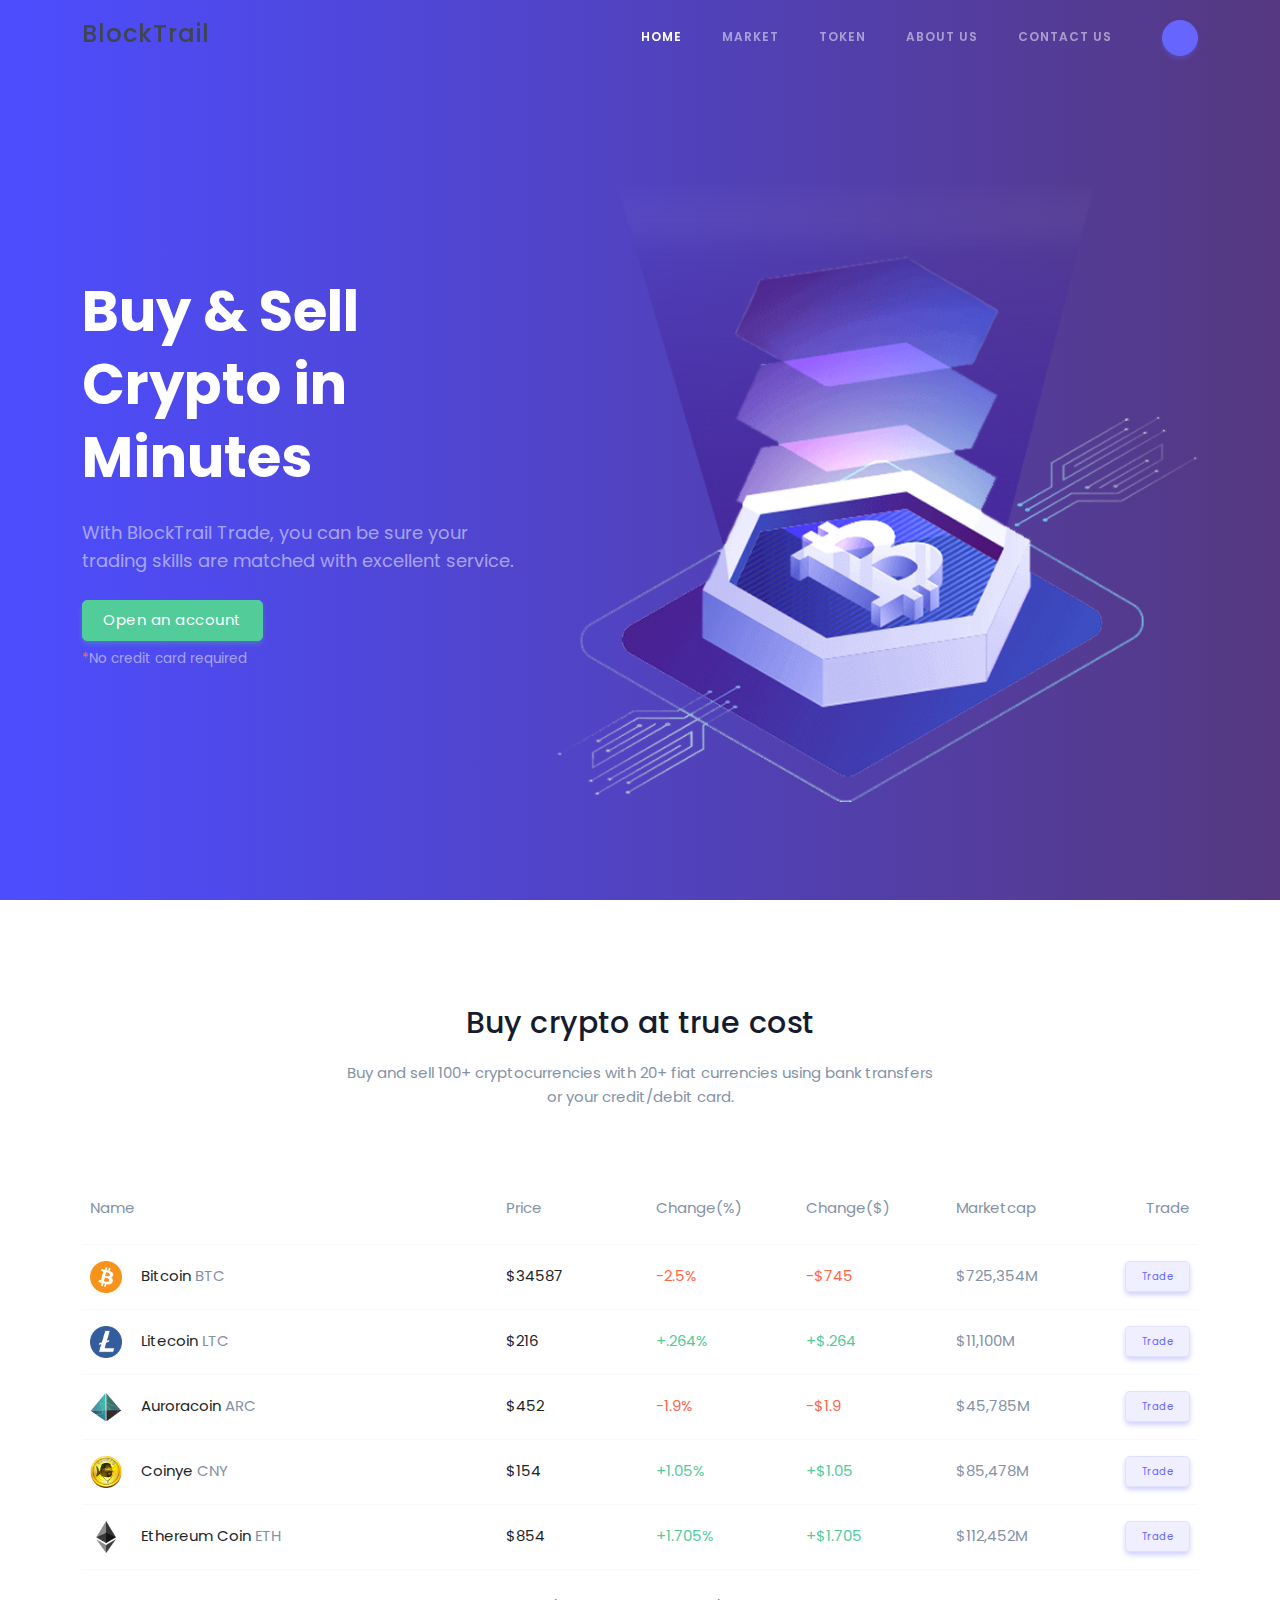
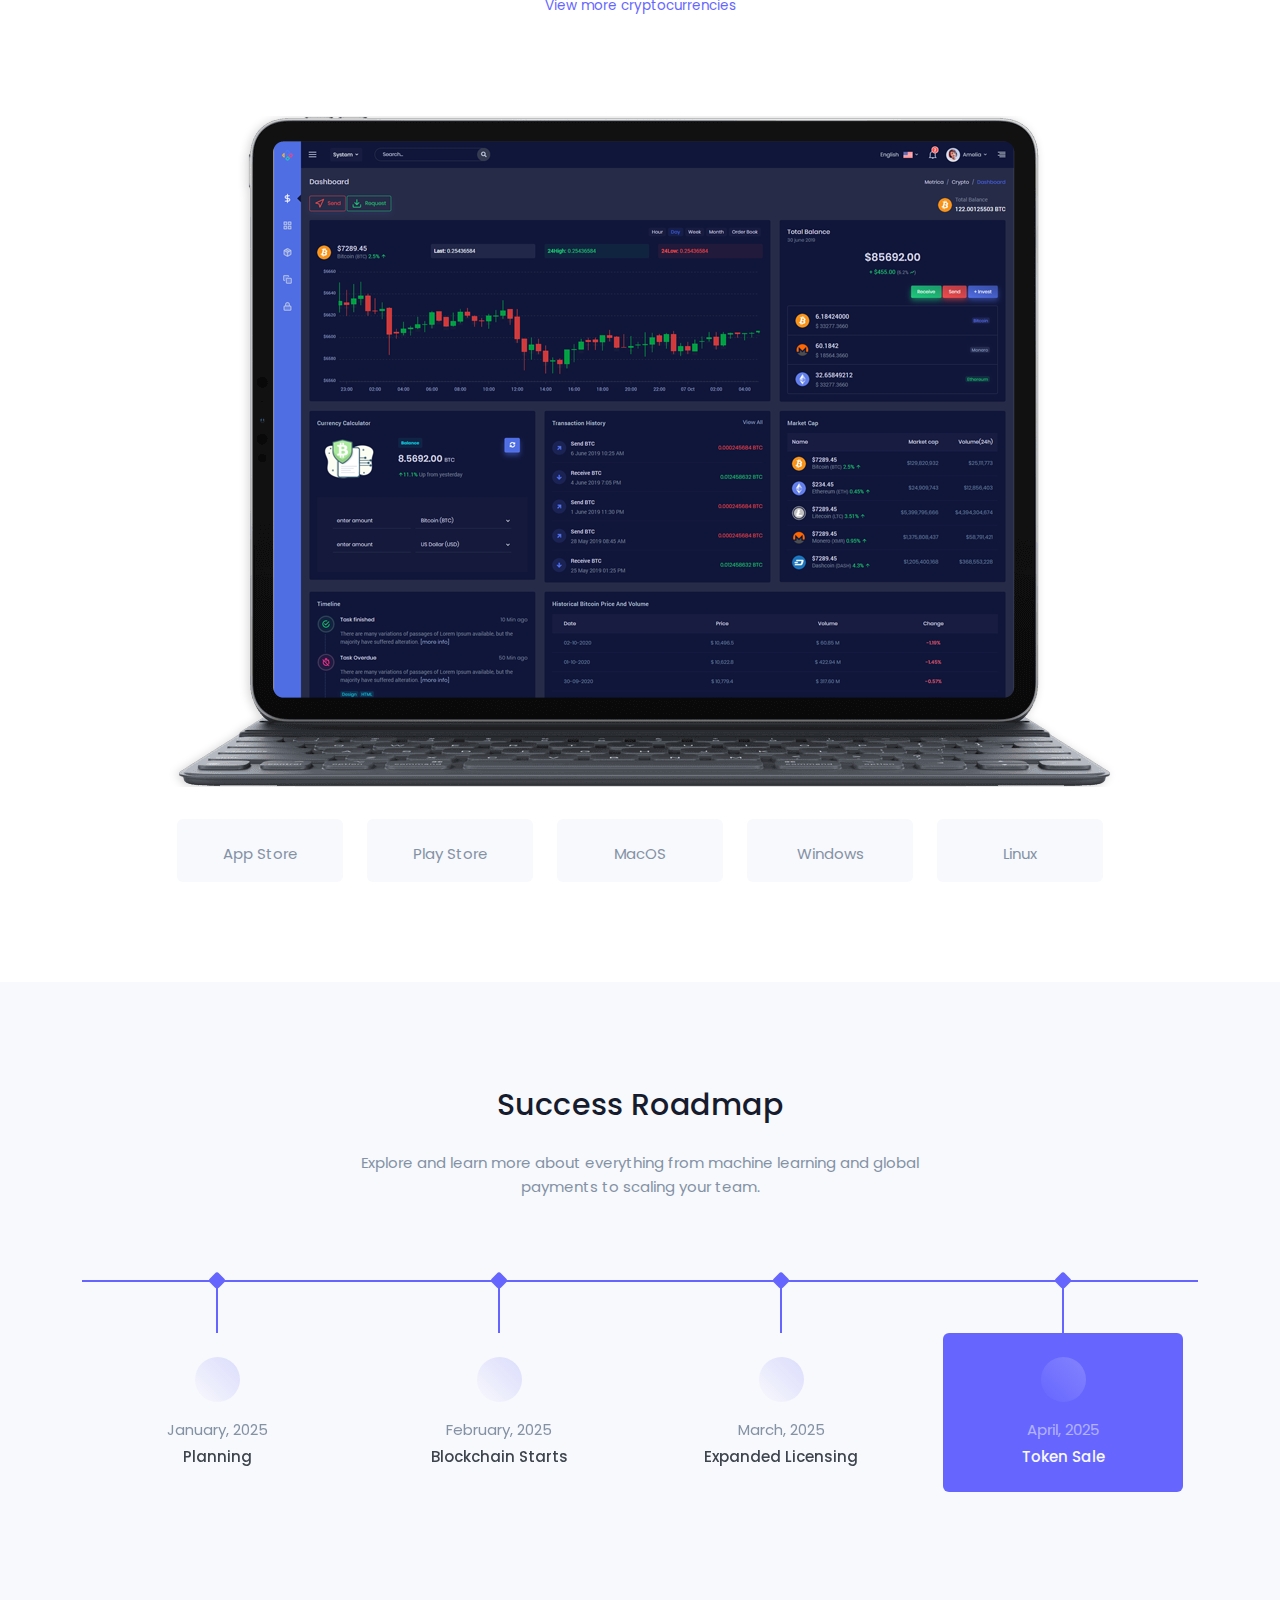
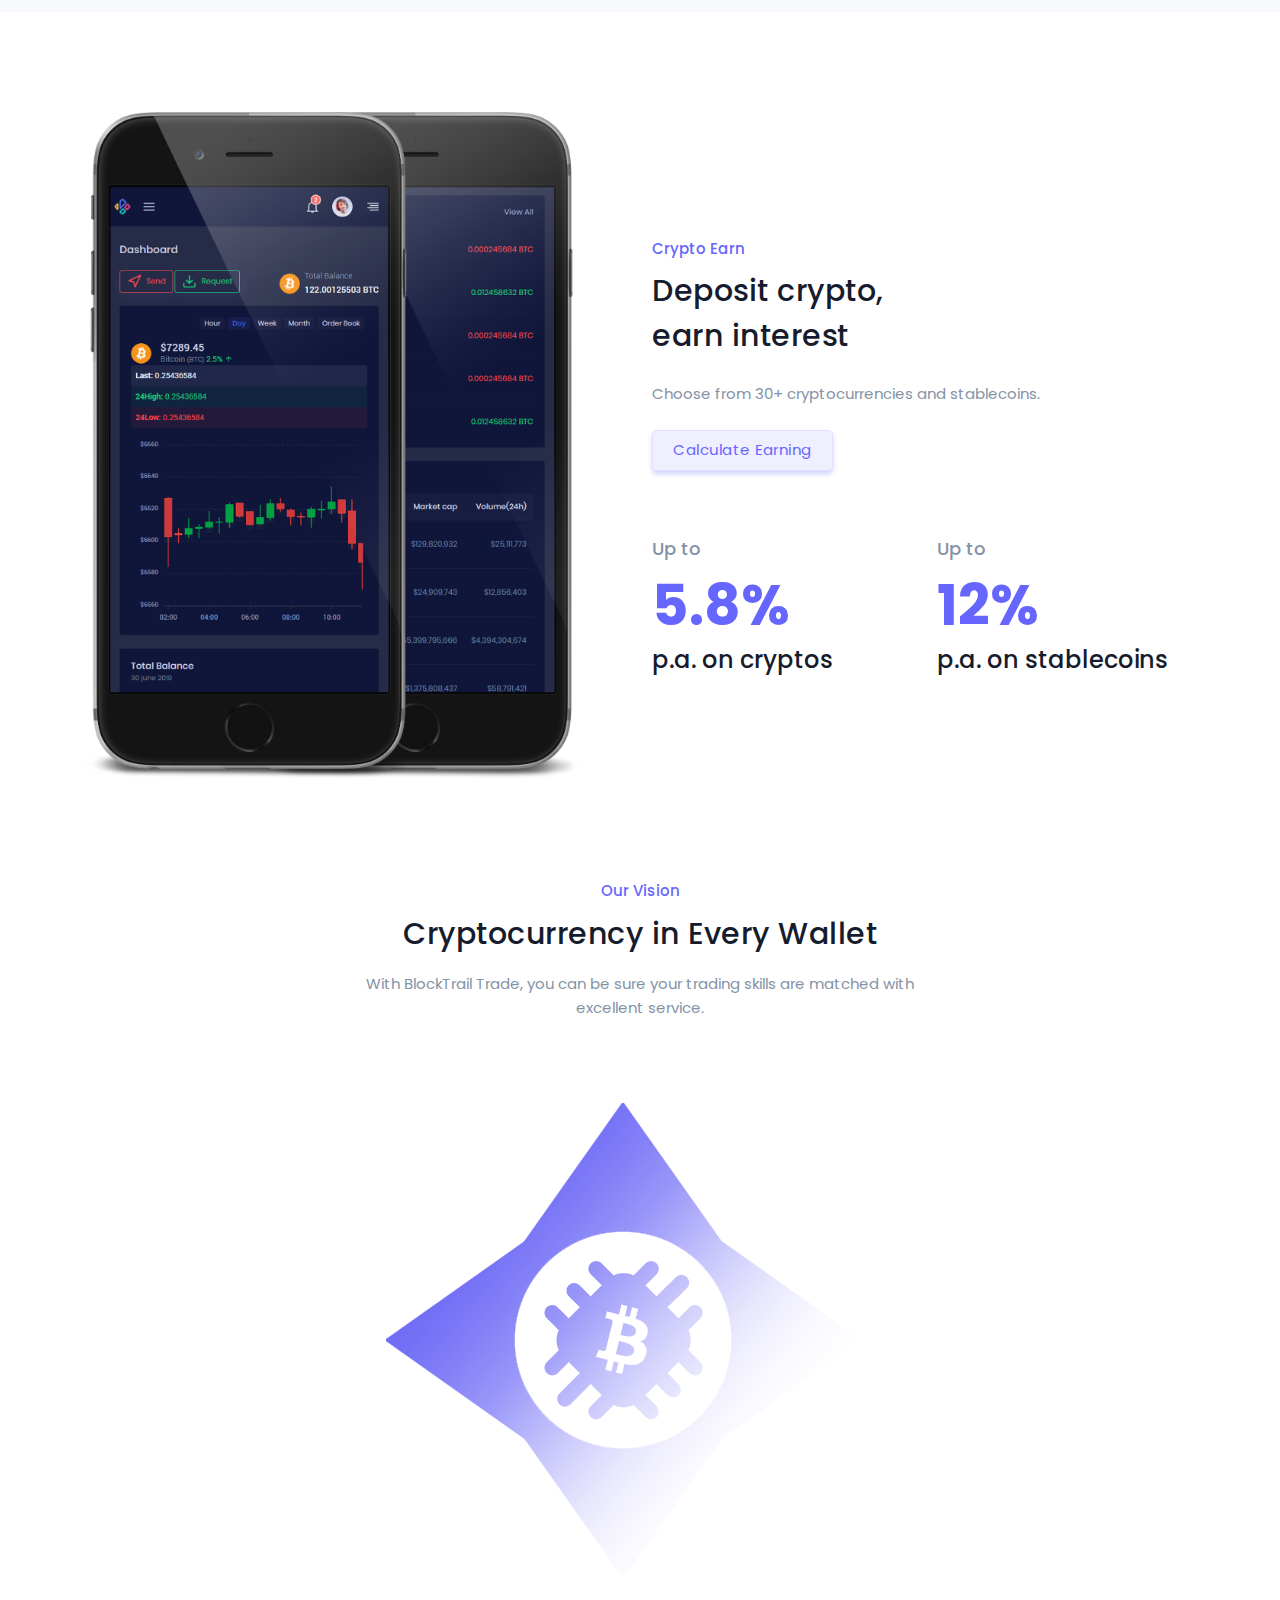
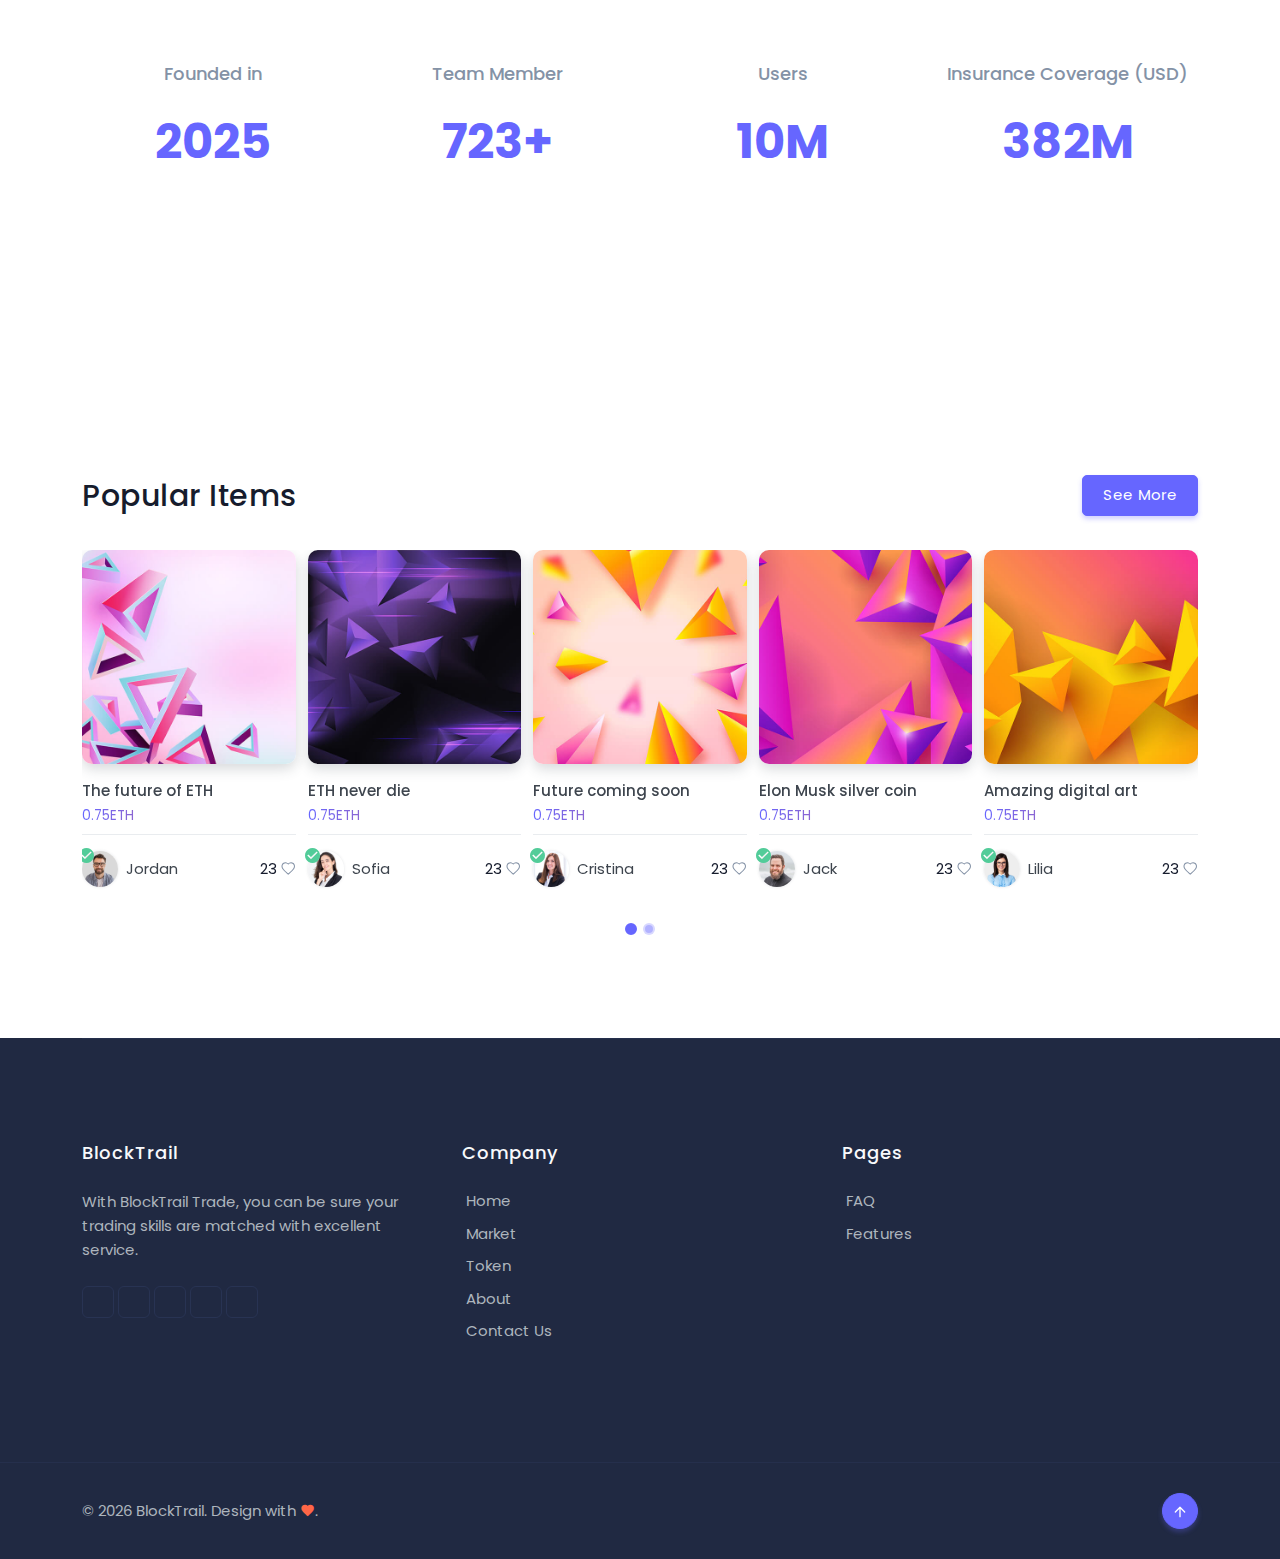
<file: index.html>
<!DOCTYPE html>
    <html lang="en">

    <head>
        <meta charset="utf-8" />
        <title>BlockTrail - Empowering You to Navigate the World of Cryptocurrency</title>
        <meta name="viewport" content="width=device-width, initial-scale=1.0">
        <meta name="description" content="Empowering You to Navigate the World of Cryptocurrency" />
        <meta name="keywords" content="Bitcoin, Cryptocurrency, Crypto, BTC, Cryptocoin, Buy Crypto, Sell Crypto" />
        <meta content="BlockTrail" name="author" />
        <meta content="1.0.0" name="version" />
        <!-- favicon -->
        <link rel="shortcut icon" href="images/favicon.ico">
        <!-- Bootstrap -->
        <link href="css/bootstrap.min.css" rel="stylesheet" type="text/css" />
        <link href="css/tiny-slider.css" rel="stylesheet" />
        <link href="css/materialdesignicons.min.css" rel="stylesheet" type="text/css" />
        <link href="https://unicons.iconscout.com/release/v4.0.0/css/line.css" rel="stylesheet">
        <!-- Main css -->
        <link href="css/style.css" rel="stylesheet" type="text/css" id="theme-opt" />
        <link href="css/colors/default.css" rel="stylesheet" id="color-opt">

    </head>

    <body>

        <!-- Navbar STart -->
        <header id="topnav" class="defaultscroll sticky">
            <div class="container">
                <!-- Logo Start-->
                <a class="logo" href="index.html">
                    <h4 style="padding-top:10%;">BlockTrail</h4>
                </a>
                <!-- Logo end-->
                
                <div class="menu-extras">
                    <div class="menu-item">
                        <!-- Mobile menu toggle-->
                        <a class="navbar-toggle" id="isToggle" onclick="toggleMenu()">
                            <div class="lines">
                                <span></span>
                                <span></span>
                                <span></span>
                            </div>
                        </a>
                        <!-- End mobile menu toggle-->
                    </div>
                </div>

                <!--Login button Start-->
                <ul class="buy-button list-inline mb-0">
                    <li class="list-inline-item search-icon mb-0">
                        <a href="javascript:void(0)" data-bs-toggle="offcanvas" data-bs-target="#offcanvasRight" aria-controls="offcanvasRight">
                            <div class="btn btn-icon btn-pills btn-primary"><i class="uil uil-user"></i></div>
                        </a>
                    </li>
                </ul>
                <!--Login button End-->
        
                <div id="navigation">
                    <!-- Navigation Menu-->   
                    <ul class="navigation-menu nav-right nav-light">

                        <li><a href="index.html" class="sub-menu-item">Home</a></li>
                        <li><a href="market.html" class="sub-menu-item">Market</a></li>
                        <li><a href="token.html" class="sub-menu-item">Token</a></li>
                        <li><a href="aboutus.html" class="sub-menu-item"> About Us</a></li>
                        <li><a href="contact.html" class="sub-menu-item">Contact Us</a></li>
                    </ul><!--end navigation menu-->
                </div><!--end navigation-->
            </div><!--end container-->
        </header><!--end header-->
        <!-- Navbar End -->
        
        <!-- Hero Start -->
        <section class="bg-home d-flex align-items-center">
            <div class="bg-overlay bg-gradient-primary"></div>
            <div class="container">
                <div class="row align-items-center mt-5">
                    <div class="col-lg-5 col-md-6">
                        <div class="title-heading">
                            <h4 class="display-4 fw-bold text-white title-dark mb-4">Buy & Sell <br>Crypto in Minutes</h4>
                            <p class="text-white-50 para-desc">With BlockTrail Trade, you can be sure your trading skills are matched with excellent service.</p>

                            <div class="mt-4 mb-1">
                                <a href="token.html" class="btn btn-success">Open an account</a>
                            </div>
                            <small class="text-white-50"><span class="text-danger">*</span>No credit card required</small>
                        </div>
                    </div><!--end col-->

                    <div class="col-lg-7 col-md-6">
                        <img src="images/hero/one.png" class="img-fluid mover" alt="">
                    </div><!--end col-->
                </div><!--end row-->
            </div><!--end container--> 
        </section><!--end section-->
        <!-- Hero End -->

        <!-- Start -->
        <section class="section">
            <div class="container">
                <div class="row justify-content-center">
                    <div class="col-12">
                        <div class="section-title text-center mb-4 pb-2">
                            <h4 class="title mb-3">Buy crypto at true cost</h4>
                            <p class="text-muted para-desc mx-auto mb-0">Buy and sell 100+ cryptocurrencies with 20+ fiat currencies using bank transfers or your credit/debit card.</p>
                        </div>
                    </div>
                </div>

                <div class="row justify-content-center">
                    <div class="col-12 mt-4 pt-2">
                        <div class="table-responsive bg-white">
                            <table class="table mb-0 table-center">
                                <thead>
                                    <tr>
                                        <th scope="col" class="fw-normal text-muted py-4" style="min-width: 250px;">Name</th>
                                        <th scope="col" class="fw-normal text-muted py-4" style="width: 150px;">Price</th>
                                        <th scope="col" class="fw-normal text-muted py-4" style="width: 150px;">Change(%)</th>
                                        <th scope="col" class="fw-normal text-muted py-4" style="width: 150px;">Change($)</th>
                                        <th scope="col" class="fw-normal text-muted py-4" style="width: 150px;">Marketcap</th>
                                        <th scope="col" class="fw-normal text-end text-muted py-4" style="width: 100px;">Trade</th>
                                    </tr>
                                </thead>

                                <tbody>
                                    <tr>
                                        <th class="py-3">
                                            <div class="align-items-center">
                                                <img src="images/coin/bitcoin.png" class="me-3" height="32" alt="">
                                                <p class="mb-0 d-inline fw-normal h6">Bitcoin <span class="text-muted">BTC</span> </p>
                                            </div>
                                        </th>
                                        <td>$34587</td>
                                        <td class="text-danger">-2.5%</td>
                                        <td class="text-danger">-$745</td>
                                        <td class="text-muted">$725,354M</td>
                                        <td class="text-end"><a href="javascript:void(0)" class="btn btn-sm btn-soft-primary">Trade</a></td>
                                    </tr>
                                    
                                    <tr>
                                        <th class="py-3">
                                            <div class="align-items-center">
                                                <img src="images/coin/litecoin.png" class="me-3" height="32" alt="">
                                                <p class="mb-0 d-inline fw-normal h6">Litecoin <span class="text-muted">LTC</span></p>
                                            </div>
                                        </th>
                                        <td>$216</td>
                                        <td class="text-success">+.264%</td>
                                        <td class="text-success">+$.264</td>
                                        <td class="text-muted">$11,100M</td>
                                        <td class="text-end"><a href="javascript:void(0)" class="btn btn-sm btn-soft-primary">Trade</a></td>
                                    </tr>
                                    
                                    <tr>
                                        <th class="py-3">
                                            <div class="align-items-center">
                                                <img src="images/coin/auroracoin.png" class="me-3" height="32" alt="">
                                                <p class="mb-0 d-inline fw-normal h6">Auroracoin <span class="text-muted">ARC</span> </p>
                                            </div>
                                        </th>
                                        <td>$452</td>
                                        <td class="text-danger">-1.9%</td>
                                        <td class="text-danger">-$1.9</td>
                                        <td class="text-muted">$45,785M</td>
                                        <td class="text-end"><a href="javascript:void(0)" class="btn btn-sm btn-soft-primary">Trade</a></td>
                                    </tr>
                                    
                                    <tr>
                                        <th class="py-3">
                                            <div class="align-items-center">
                                                <img src="images/coin/coinye.png" class="me-3" height="32" alt="">
                                                <p class="mb-0 d-inline fw-normal h6">Coinye <span class="text-muted">CNY</span> </p>
                                            </div>
                                        </th>
                                        <td>$154</td>
                                        <td class="text-success">+1.05%</td>
                                        <td class="text-success">+$1.05</td>
                                        <td class="text-muted">$85,478M</td>
                                        <td class="text-end"><a href="javascript:void(0)" class="btn btn-sm btn-soft-primary">Trade</a></td>
                                    </tr>
                                    
                                    <tr>
                                        <th class="py-3">
                                            <div class="align-items-center">
                                                <img src="images/coin/ethereum.png" class="me-3" height="32" alt="">
                                                <p class="mt-2 d-inline fw-normal h6">Ethereum Coin <span class="text-muted">ETH</span> </p>
                                            </div>
                                        </th>
                                        <td>$854</td>
                                        <td class="text-success">+1.705%</td>
                                        <td class="text-success">+$1.705</td>
                                        <td class="text-muted">$112,452M</td>
                                        <td class="text-end"><a href="javascript:void(0)" class="btn btn-sm btn-soft-primary">Trade</a></td>
                                    </tr>
                                </tbody>
                            </table><!--end table-->
                        </div>

                        <div class="text-center mt-4">
                            <a href="market.html" class="text-primary small">View more cryptocurrencies <i class="uil uil-arrow-right"></i></a>
                        </div>
                    </div><!--end col-->	
                </div><!--end row-->
            </div><!--end container-->

            <div class="container mt-100 mt-60">
                <div class="row">
                    <div class="col-12">
                        <img src="images/crypto.png" class="img-fluid d-block mx-auto" alt="">
                    </div><!--end col-->
                </div><!--end row-->

                <div class="row justify-content-center">
                    <div class="col-lg-2 col-md-3 col-6 mt-4 pt-2">
                        <a href="javascript:void(0)" class="apps-links bg-light mx-auto d-block text-center rounded py-3">
                            <i class="uil uil-apple icon text-dark h4"></i>
                            <h6 class="fw-normal mb-0 app-name text-muted mt-2">App Store</h6>
                        </a>
                    </div><!--end col-->

                    <div class="col-lg-2 col-md-3 col-6 mt-4 pt-2">
                        <a href="javascript:void(0)" class="apps-links bg-light mx-auto d-block text-center rounded py-3">
                            <i class="uil uil-google-play icon text-dark h4"></i>
                            <h6 class="fw-normal mb-0 app-name text-muted mt-2">Play Store</h6>
                        </a>
                    </div><!--end col-->

                    <div class="col-lg-2 col-md-3 col-6 mt-4 pt-2">
                        <a href="javascript:void(0)" class="apps-links bg-light mx-auto d-block text-center rounded py-3">
                            <i class="uil uil-monitor-heart-rate icon text-dark h4"></i>
                            <h6 class="fw-normal mb-0 app-name text-muted mt-2">MacOS</h6>
                        </a>
                    </div><!--end col-->

                    <div class="col-lg-2 col-md-3 col-6 mt-4 pt-2">
                        <a href="javascript:void(0)" class="apps-links bg-light mx-auto d-block text-center rounded py-3">
                            <i class="uil uil-windows icon text-dark h4"></i>
                            <h6 class="fw-normal mb-0 app-name text-muted mt-2">Windows</h6>
                        </a>
                    </div><!--end col-->

                    <div class="col-lg-2 col-md-3 col-6 mt-4 pt-2">
                        <a href="javascript:void(0)" class="apps-links bg-light mx-auto d-block text-center rounded py-3">
                            <i class="uil uil-linux icon text-dark h4"></i>
                            <h6 class="fw-normal mb-0 app-name text-muted mt-2">Linux</h6>
                        </a>
                    </div>
                </div><!--end row-->
            </div><!--end container-->
        </section><!--end section-->
        <!-- End -->

        <!-- Start -->
        <section class="section bg-light" id="roadmap">
            <div class="container">
                <div class="row">
                    <div class="col-12">
                        <div class="section-title text-center mb-4 pb-2">
                            <h4 class="title mb-4">Success Roadmap</h4>
                            <p class="text-muted mx-auto para-desc mb-0">Explore and learn more about everything from machine learning and global payments to  scaling your team.</p>
                        </div>
                    </div><!--end col-->
                </div><!--end row-->

                <div class="row">
                    <div class="col-12 mt-4 pt-2">
                        <div class="tiny-four-item tiny-timeline">
                            <div class="tiny-slide text-center">
                                <div class="card pt-4 border-0 feature key-feature feature-primary item-box">
                                    <div class="icon text-center rounded-pill mx-auto mb-3 fs-5">
                                        <i class="uil uil-pen"></i>
                                    </div>
                                    <p class="text-muted mb-0">January, 2025</p>
                                    <h6 class="mb-0 mt-1 text-dark">Planning</h6>
                                </div>
                            </div>

                            <div class="tiny-slide text-center">
                                <div class="card pt-4 border-0 feature key-feature feature-primary item-box">
                                    <div class="icon text-center rounded-pill mx-auto mb-3 fs-5">
                                        <i class="uil uil-bitcoin"></i>
                                    </div>
                                    <p class="text-muted mb-0">February, 2025</p>
                                    <h6 class="mb-0 mt-1 text-dark">Blockchain Starts</h6>
                                </div>
                            </div>

                            <div class="tiny-slide text-center">
                                <div class="card pt-4 border-0 feature key-feature feature-primary item-box">
                                    <div class="icon text-center rounded-pill mx-auto mb-3 fs-5">
                                        <i class="uil uil-clipboard-blank"></i>
                                    </div>
                                    <p class="text-muted mb-0">March, 2025</p>
                                    <h6 class="mb-0 mt-1 text-dark">Expanded Licensing</h6>
                                </div>
                            </div>

                            <div class="tiny-slide text-center">
                                <div class="card p-4 border-0 feature key-feature feature-light bg-primary item-box">
                                    <div class="icon text-center rounded-pill mx-auto mb-3 fs-5">
                                        <i class="uil uil-money-insert"></i>
                                    </div>
                                    <p class="text-white-50 mb-0">April, 2025</p>
                                    <h6 class="text-light title-dark mb-0 mt-1">Token Sale</h6>
                                </div>
                            </div>

                            <div class="tiny-slide text-center">
                                <div class="card pt-4 border-0 feature key-feature feature-primary item-box">
                                    <div class="icon text-center rounded-pill mx-auto mb-3 fs-5">
                                        <i class="uil uil-airplay"></i>
                                    </div>
                                    <p class="text-muted mb-0">May, 2025</p>
                                    <h6 class="mb-0 mt-1 text-dark">Project Launch</h6>
                                </div>
                            </div>

                            <div class="tiny-slide text-center">
                                <div class="card pt-4 border-0 feature key-feature feature-primary item-box">
                                    <div class="icon text-center rounded-pill mx-auto mb-3 fs-5">
                                        <i class="uil uil-euro-circle"></i>
                                    </div>
                                    <p class="text-muted mb-0">June, 2025</p>
                                    <h6 class="mb-0 mt-1 text-dark">Tier 5 sold</h6>
                                </div>
                            </div>

                            <div class="tiny-slide text-center">
                                <div class="card pt-4 border-0 feature key-feature feature-primary item-box">
                                    <div class="icon text-center rounded-pill mx-auto mb-3 fs-5">
                                        <i class="uil uil-desktop"></i>
                                    </div>
                                    <p class="text-muted mb-0">December, 2025</p>
                                    <h6 class="mb-0 mt-1 text-dark">Project Live</h6>
                                </div>
                            </div>
                        </div>
                    </div><!--end col-->
                </div><!--end row-->
            </div><!--end container-->
        </section><!--end section-->
        <!-- End -->

        <!-- Start -->
        <section class="section">
            <div class="container">
                <div class="row align-items-center">
                    <div class="col-md-6">
                        <div class="me-lg-5">
                            <img src="images/crypto-cell.png" class="img-fluid" alt="">
                        </div>
                    </div><!--end col-->

                    <div class="col-md-6 mt-4 pt-2">
                        <div class="section-title mb-4 pb-2">
                            <h6 class="text-primary mb-0">Crypto Earn</h6>
                            <h4 class="title mb-4 mt-2">Deposit crypto, <br> earn interest</h4>
                            <p class="text-muted mb-0">Choose from 30+ cryptocurrencies and stablecoins.</p>

                            <a href="javascript:void(0)" class="btn btn-soft-primary mt-4">Calculate Earning</a>
                        </div>

                        <div class="row">
                            <div class="col-md-6 mt-4 pt-2">
                                <h5 class="text-muted">Up to</h5>
                                <h2 class="mb-0 display-4 fw-bold text-primary"><span class="counter-value" data-target="5.8">3</span>%</h2>
                                <h4>p.a. on cryptos</h4>
                            </div><!--end col-->

                            <div class="col-md-6 mt-4 pt-2">
                                <h5 class="text-muted">Up to</h5>
                                <h2 class="mb-0 display-4 fw-bold text-primary"><span class="counter-value" data-target="12">3</span>%</h2>
                                <h4>p.a. on stablecoins</h4>
                            </div><!--end col-->
                        </div><!--end row-->
                    </div><!--end col-->
                </div><!--end row-->
            </div><!--end container-->

            <div class="container mt-100 mt-60">
                <div class="row justify-content-center">
                    <div class="col-12">
                        <div class="section-title text-center mb-4 pb-2">
                            <h6 class="text-primary">Our Vision</h6>
                            <h4 class="title mb-3 mt-2">Cryptocurrency in Every Wallet</h4>

                            <p class="text-muted para-desc mx-auto mb-0">With BlockTrail Trade, you can be sure your trading skills are matched with excellent service.</p>
                        </div>
                    </div><!--end col-->
                </div><!--end row-->

                <div class="row justify-content-center my-4 py-2">
                    <div class="col-md-6">
                        <img src="images/icon-gradient.png" class="img-fluid" alt="">
                    </div><!--end col-->
                </div><!--end row-->

                <div class="row justify-content-center">
                    <div class="col-lg-3 col-md-6 mt-4 pt-2">
                        <div class="text-center">
                            <h5 class="text-muted mb-0">Founded in</h5>
                            <h2 class="mb-0 display-5 mt-4 fw-bold text-primary"><span class="counter-value" data-target="2025">2025</span></h2>
                        </div>
                    </div><!--end col-->

                    <div class="col-lg-3 col-md-6 mt-4 pt-2">
                        <div class="text-center">
                            <h5 class="text-muted mb-0">Team Member</h5>
                            <h2 class="mb-0 display-5 mt-4 fw-bold text-primary"><span class="counter-value" data-target="1000">551</span>+</h2>
                        </div>
                    </div><!--end col-->

                    <div class="col-lg-3 col-md-6 mt-4 pt-2">
                        <div class="text-center">
                            <h5 class="text-muted mb-0">Users</h5>
                            <h2 class="mb-0 display-5 mt-4 fw-bold text-primary"><span class="counter-value" data-target="10">1</span>M</h2>
                        </div>
                    </div><!--end col-->

                    <div class="col-lg-3 col-md-6 mt-4 pt-2">
                        <div class="text-center">
                            <h5 class="text-muted mb-0">Insurance Coverage (USD)</h5>
                            <h2 class="mb-0 display-5 mt-4 fw-bold text-primary"><span class="counter-value" data-target="410">210</span>M</h2>
                        </div>
                    </div><!--end col-->
                </div><!--end row-->
            </div><!--end container-->
        </section><!--end section-->
        <!-- Vision End -->

        <section class="section">
        

            <div class="container mt-100 mt-60">
                <div class="row align-items-center">
                    <div class="col-md-8">
                        <div class="section-title">
                            <h4 class="title mb-0">Popular Items</h4>
                        </div>
                    </div><!--end col-->

                    <div class="col-md-4 text-end d-none d-md-block">
                        <a href="#" class="btn btn-primary">See More <i class="uil uil-arrow-right"></i></a>
                    </div>
                </div><!--end row-->

                <div class="row">
                    <div class="col-12 mt-4 pt-2">
                        <div class="tiny-five-item">
                            <div class="tiny-slide">
                                <div class="nft-items nft-item-primary">
                                    <div class="nft-image position-relative overflow-hidden rounded-md shadow-md">
                                        <img src="images/nft/500/1.jpg" class="img-fluid" alt="">
                                        <div class="pop-icon">
                                            <a href="#" class="btn bg-white btn-pills btn-icon shadow"><i class="uil uil-arrow-right text-dark"></i></a>
                                        </div>
                                    </div>
        
                                    <div class="content pt-3">
                                        <a href="#" class="title h6 mb-1 text-dark d-block">The future of ETH</a>
                                        <small class="gradient-text d-block">0.75ETH</small>
        
                                        <ul class="pt-3 mt-2 border-top d-flex justify-content-between align-items-center list-unstyled">
                                            <li class="d-flex author align-items-center">
                                                <div class="position-relative">
                                                    <img src="images/client/01.jpg" class="avatar avatar-sm-sm rounded-pill shadow" alt="">
                                                    <div class="position-absolute top-0 start-0 translate-middle pt-2 ps-2">
                                                        <i class="mdi mdi-check-circle mdi-18px text-success"></i>
                                                    </div>
                                                </div>
                                                <a href="#" class="ps-2 text-dark name">Jordan</a>
                                            </li>
        
                                            <li>
                                                <span>23 <a href="javascrpit:void(0)" class="like"><i class="mdi mdi-heart align-middle"></i></a></span>
                                            </li>
                                        </ul>
                                    </div>
                                </div>
                            </div><!--end tiny slide-->
        
                            <div class="tiny-slide">
                                <div class="nft-items nft-item-primary">
                                    <div class="nft-image position-relative overflow-hidden rounded-md shadow-md">
                                        <img src="images/nft/500/2.jpg" class="img-fluid" alt="">
                                        <div class="pop-icon">
                                            <a href="#" class="btn bg-white btn-pills btn-icon shadow"><i class="uil uil-arrow-right text-dark"></i></a>
                                        </div>
                                    </div>
        
                                    <div class="content pt-3">
                                        <a href="#" class="title h6 mb-1 text-dark d-block">ETH never die</a>
                                        <small class="gradient-text d-block">0.75ETH</small>
        
                                        <ul class="pt-3 mt-2 border-top d-flex justify-content-between align-items-center list-unstyled">
                                            <li class="d-flex author align-items-center">
                                                <div class="position-relative">
                                                    <img src="images/client/02.jpg" class="avatar avatar-sm-sm rounded-pill shadow" alt="">
                                                    <div class="position-absolute top-0 start-0 translate-middle pt-2 ps-2">
                                                        <i class="mdi mdi-check-circle mdi-18px text-success"></i>
                                                    </div>
                                                </div>
                                                <a href="#" class="ps-2 text-dark name">Sofia</a>
                                            </li>
        
                                            <li>
                                                <span>23 <a href="javascrpit:void(0)" class="like"><i class="mdi mdi-heart align-middle"></i></a></span>
                                            </li>
                                        </ul>
                                    </div>
                                </div>
                            </div><!--end tiny slide-->
        
                            <div class="tiny-slide">
                                <div class="nft-items nft-item-primary">
                                    <div class="nft-image position-relative overflow-hidden rounded-md shadow-md">
                                        <img src="images/nft/500/3.jpg" class="img-fluid" alt="">
                                        <div class="pop-icon">
                                            <a href="#" class="btn bg-white btn-pills btn-icon shadow"><i class="uil uil-arrow-right text-dark"></i></a>
                                        </div>
                                    </div>
        
                                    <div class="content pt-3">
                                        <a href="#" class="title h6 mb-1 text-dark d-block">Future coming soon</a>
                                        <small class="gradient-text d-block">0.75ETH</small>
        
                                        <ul class="pt-3 mt-2 border-top d-flex justify-content-between align-items-center list-unstyled">
                                            <li class="d-flex author align-items-center">
                                                <div class="position-relative">
                                                    <img src="images/client/03.jpg" class="avatar avatar-sm-sm rounded-pill shadow" alt="">
                                                    <div class="position-absolute top-0 start-0 translate-middle pt-2 ps-2">
                                                        <i class="mdi mdi-check-circle mdi-18px text-success"></i>
                                                    </div>
                                                </div>
                                                <a href="#" class="ps-2 text-dark name">Cristina</a>
                                            </li>
        
                                            <li>
                                                <span>23 <a href="javascrpit:void(0)" class="like"><i class="mdi mdi-heart align-middle"></i></a></span>
                                            </li>
                                        </ul>
                                    </div>
                                </div>
                            </div><!--end tiny slide-->
        
                            <div class="tiny-slide">
                                <div class="nft-items nft-item-primary">
                                    <div class="nft-image position-relative overflow-hidden rounded-md shadow-md">
                                        <img src="images/nft/500/4.jpg" class="img-fluid" alt="">
                                        <div class="pop-icon">
                                            <a href="#" class="btn bg-white btn-pills btn-icon shadow"><i class="uil uil-arrow-right text-dark"></i></a>
                                        </div>
                                    </div>
        
                                    <div class="content pt-3">
                                        <a href="#" class="title h6 mb-1 text-dark d-block">Elon Musk silver coin</a>
                                        <small class="gradient-text d-block">0.75ETH</small>
        
                                        <ul class="pt-3 mt-2 border-top d-flex justify-content-between align-items-center list-unstyled">
                                            <li class="d-flex author align-items-center">
                                                <div class="position-relative">
                                                    <img src="images/client/04.jpg" class="avatar avatar-sm-sm rounded-pill shadow" alt="">
                                                    <div class="position-absolute top-0 start-0 translate-middle pt-2 ps-2">
                                                        <i class="mdi mdi-check-circle mdi-18px text-success"></i>
                                                    </div>
                                                </div>
                                                <a href="#" class="ps-2 text-dark name">Jack</a>
                                            </li>
        
                                            <li>
                                                <span>23 <a href="javascrpit:void(0)" class="like"><i class="mdi mdi-heart align-middle"></i></a></span>
                                            </li>
                                        </ul>
                                    </div>
                                </div>
                            </div><!--end tiny slide-->
        
                            <div class="tiny-slide">
                                <div class="nft-items nft-item-primary">
                                    <div class="nft-image position-relative overflow-hidden rounded-md shadow-md">
                                        <img src="images/nft/500/5.jpg" class="img-fluid" alt="">
                                        <div class="pop-icon">
                                            <a href="#" class="btn bg-white btn-pills btn-icon shadow"><i class="uil uil-arrow-right text-dark"></i></a>
                                        </div>
                                    </div>
        
                                    <div class="content pt-3">
                                        <a href="#" class="title h6 mb-1 text-dark d-block">Amazing digital art</a>
                                        <small class="gradient-text d-block">0.75ETH</small>
        
                                        <ul class="pt-3 mt-2 border-top d-flex justify-content-between align-items-center list-unstyled">
                                            <li class="d-flex author align-items-center">
                                                <div class="position-relative">
                                                    <img src="images/client/05.jpg" class="avatar avatar-sm-sm rounded-pill shadow" alt="">
                                                    <div class="position-absolute top-0 start-0 translate-middle pt-2 ps-2">
                                                        <i class="mdi mdi-check-circle mdi-18px text-success"></i>
                                                    </div>
                                                </div>
                                                <a href="#" class="ps-2 text-dark name">Lilia</a>
                                            </li>
        
                                            <li>
                                                <span>23 <a href="javascrpit:void(0)" class="like"><i class="mdi mdi-heart align-middle"></i></a></span>
                                            </li>
                                        </ul>
                                    </div>
                                </div>
                            </div><!--end tiny slide-->
        
                            <div class="tiny-slide">
                                <div class="nft-items nft-item-primary">
                                    <div class="nft-image position-relative overflow-hidden rounded-md shadow-md">
                                        <img src="images/nft/500/6.jpg" class="img-fluid" alt="">
                                        <div class="pop-icon">
                                            <a href="#" class="btn bg-white btn-pills btn-icon shadow"><i class="uil uil-arrow-right text-dark"></i></a>
                                        </div>
                                    </div>
        
                                    <div class="content pt-3">
                                        <a href="#" class="title h6 mb-1 text-dark d-block">Ribbon Hunter</a>
                                        <small class="gradient-text d-block">0.75ETH</small>
        
                                        <ul class="pt-3 mt-2 border-top d-flex justify-content-between align-items-center list-unstyled">
                                            <li class="d-flex author align-items-center">
                                                <div class="position-relative">
                                                    <img src="images/client/06.jpg" class="avatar avatar-sm-sm rounded-pill shadow" alt="">
                                                    <div class="position-absolute top-0 start-0 translate-middle pt-2 ps-2">
                                                        <i class="mdi mdi-check-circle mdi-18px text-success"></i>
                                                    </div>
                                                </div>
                                                <a href="#" class="ps-2 text-dark name">Anderson</a>
                                            </li>
        
                                            <li>
                                                <span>23 <a href="javascrpit:void(0)" class="like"><i class="mdi mdi-heart align-middle"></i></a></span>
                                            </li>
                                        </ul>
                                    </div>
                                </div>
                            </div><!--end tiny slide-->
                        </div>
                    </div><!--end col-->
                </div><!--end row-->
            </div><!--end container-->
        </section><!--end section-->

        <!-- Footer Start -->
        <footer class="bg-footer">
    
            <div class="container">
                <div class="row">
                    <div class="col-12">
                        <div class="footer-py-100 footer-border-top">
                            <div class="row">
                                <div class="col-lg-4 col-12 mb-0 mb-md-4 pb-0 pb-md-2">
                                    <a href="index.html" class="logo-footer">
                                        <h5 class="text-light footer-head">BlockTrail</h5>
                                    </a>
                                    <p class="text-foot mt-4">With BlockTrail Trade, you can be sure your trading skills are matched with excellent service.</p>
                                    <ul class="list-unstyled social-icon foot-social-icon mb-0 mt-4">
                            <li class="list-inline-item"><a href="#" target="_blank" class="rounded"><i class="uil uil-dribbble align-middle" title="dribbble"></i></a></li>
                            <li class="list-inline-item"><a href="#" target="_blank" class="rounded"><i class="uil uil-linkedin" title="Linkedin"></i></a></li>
                            <li class="list-inline-item"><a href="#" target="_blank" class="rounded"><i class="uil uil-facebook-f align-middle" title="facebook"></i></a></li>
                            <li class="list-inline-item"><a href="#" target="_blank" class="rounded"><i class="uil uil-instagram align-middle" title="instagram"></i></a></li>
                            <li class="list-inline-item"><a href="#" target="_blank" class="rounded"><i class="uil uil-twitter align-middle" title="twitter"></i></a></li>
                                    </ul><!--end icon-->
                                </div><!--end col-->

                                <div class="col-lg-4 col-md-4 col-12 mt-4 mt-sm-0 pt-2 pt-sm-0">
                                    <h5 class="text-light footer-head">Company</h5>
                                    <ul class="list-unstyled footer-list mt-4">
                                        <li><a href="index.html" class="text-foot"><i class="uil uil-angle-right-b me-1"></i>Home</a></li>
                                        <li><a href="market.html" class="text-foot"><i class="uil uil-angle-right-b me-1"></i>Market</a></li>
                                        <li><a href="token.html" class="text-foot"><i class="uil uil-angle-right-b me-1"></i>Token</a></li>
                                        <li><a href="aboutus.html" class="text-foot"><i class="uil uil-angle-right-b me-1"></i>About</a></li>
                                        <li><a href="contact.html" class="text-foot"><i class="uil uil-angle-right-b me-1"></i>Contact Us</a></li>
                                    </ul>
                                </div><!--end col-->
                                
                                <div class="col-lg-4 col-md-4 col-12 mt-4 mt-sm-0 pt-2 pt-sm-0">
                                    <h5 class="text-light footer-head">Pages</h5>
                                    <ul class="list-unstyled footer-list mt-4">
                                        <li><a href="#" class="text-foot"><i class="uil uil-angle-right-b me-1"></i>FAQ</a></li>
                                        <li><a href="#" class="text-foot"><i class="uil uil-angle-right-b me-1"></i>Features</a></li>
                                    </ul>
                                </div><!--end col-->
                            </div><!--end row-->
                        </div>
                    </div><!--end col-->
                </div><!--end row-->
            </div><!--end container-->

            <div class="footer-py-30 footer-border-top">
                <div class="container">
                    <div class="row align-items-center">
                        <div class="col-sm-8">
                            <div class="text-sm-start text-center">
                                <p class="mb-0 text-foot">© <script>document.write(new Date().getFullYear())</script> BlockTrail. Design with <i class="mdi mdi-heart text-danger"></i>.</p>
                            </div>
                        </div><!--end col-->
    
                        <div class="col-sm-4 mt-4 mt-sm-0">
                            <div class="text-sm-end text-center">
                                <a href="#" onclick="topFunction()" id="back-to-top" class="btn btn-pills btn-icon btn-primary back-to-top"><i data-feather="arrow-up" class="icons"></i></a>
                            </div>                            
                        </div><!--end col-->
                    </div><!--end row-->
                </div><!--end container-->
            </div>
        </footer><!--end footer-->
        <!-- Footer End -->
        
        
        
        
        <!-- javascript -->
        <script src="js/bootstrap.bundle.min.js"></script>
        <script src="js/tiny-slider.js "></script>
        <script src="js/feather.min.js"></script>
        
        <!-- Main Js -->
        <script src="js/plugins.init.js"></script>
        <script src="js/app.js"></script>
        
    </body>

</html>
</file>
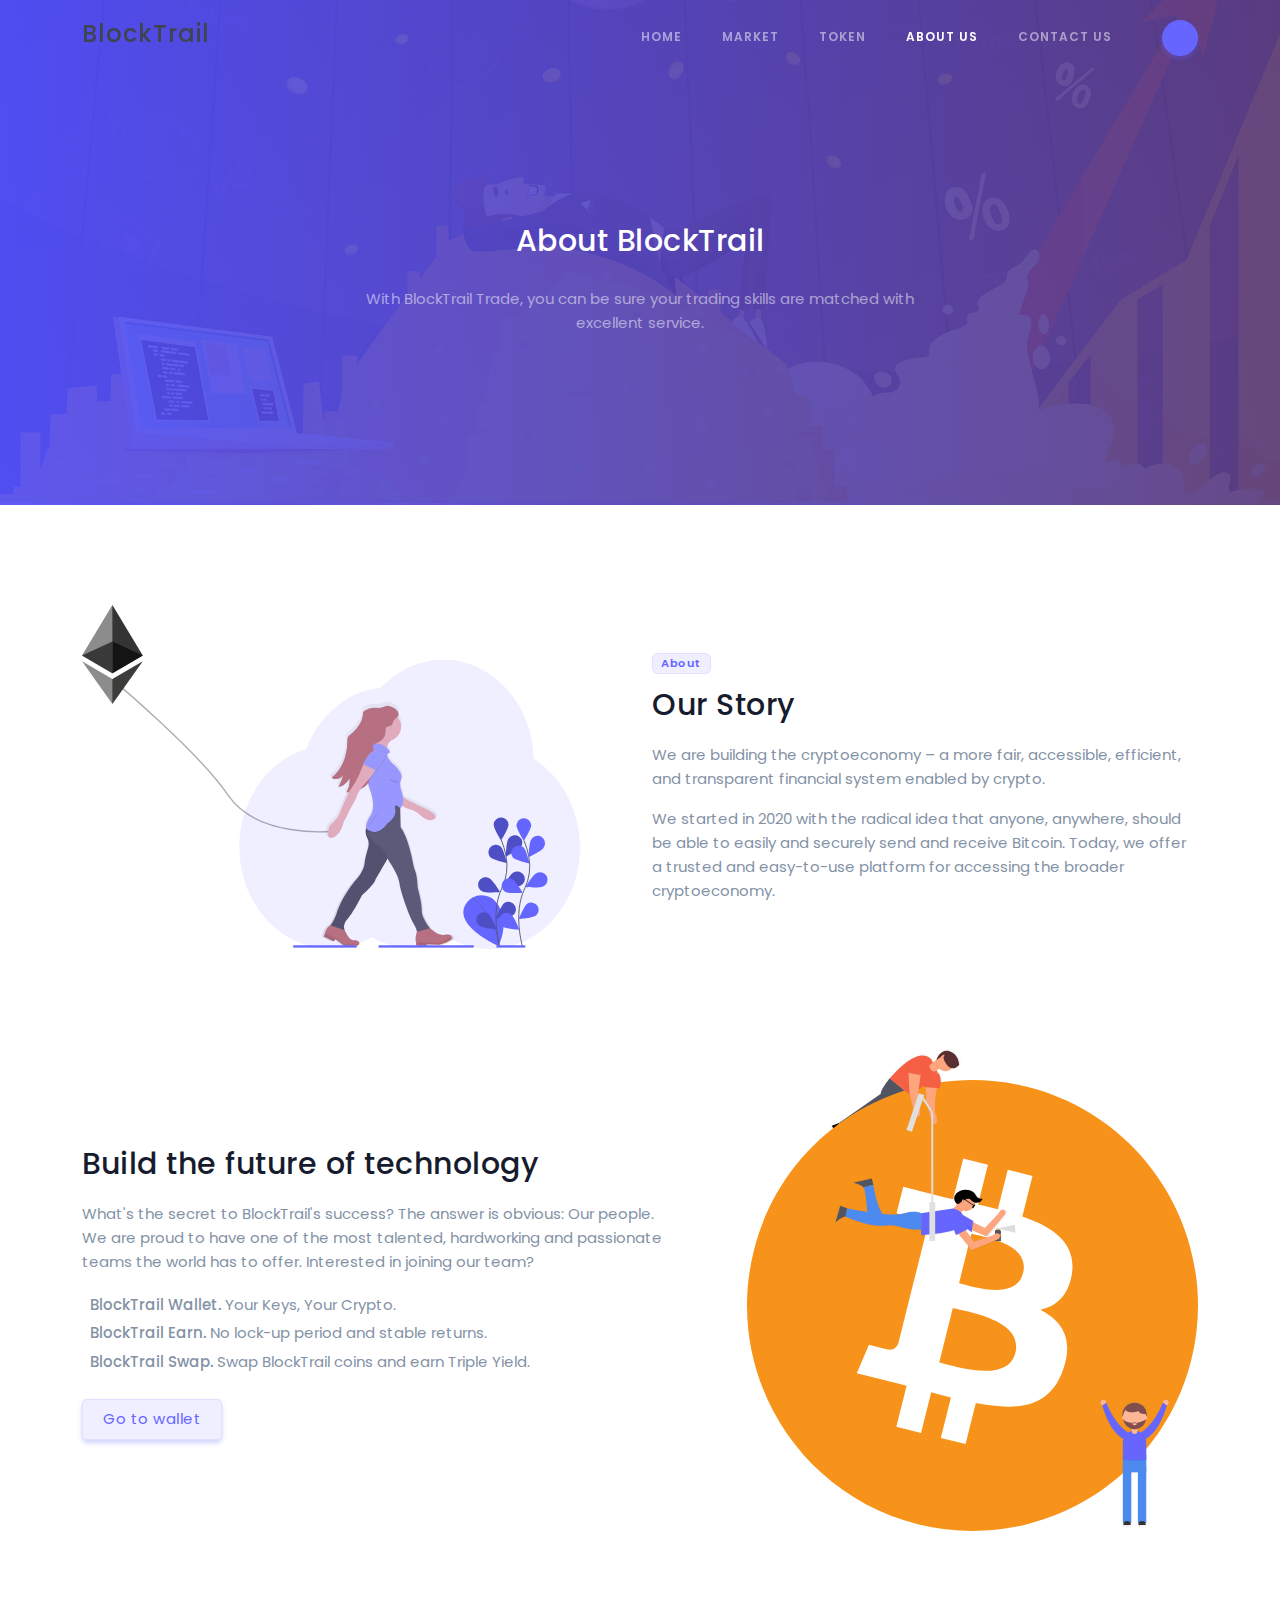
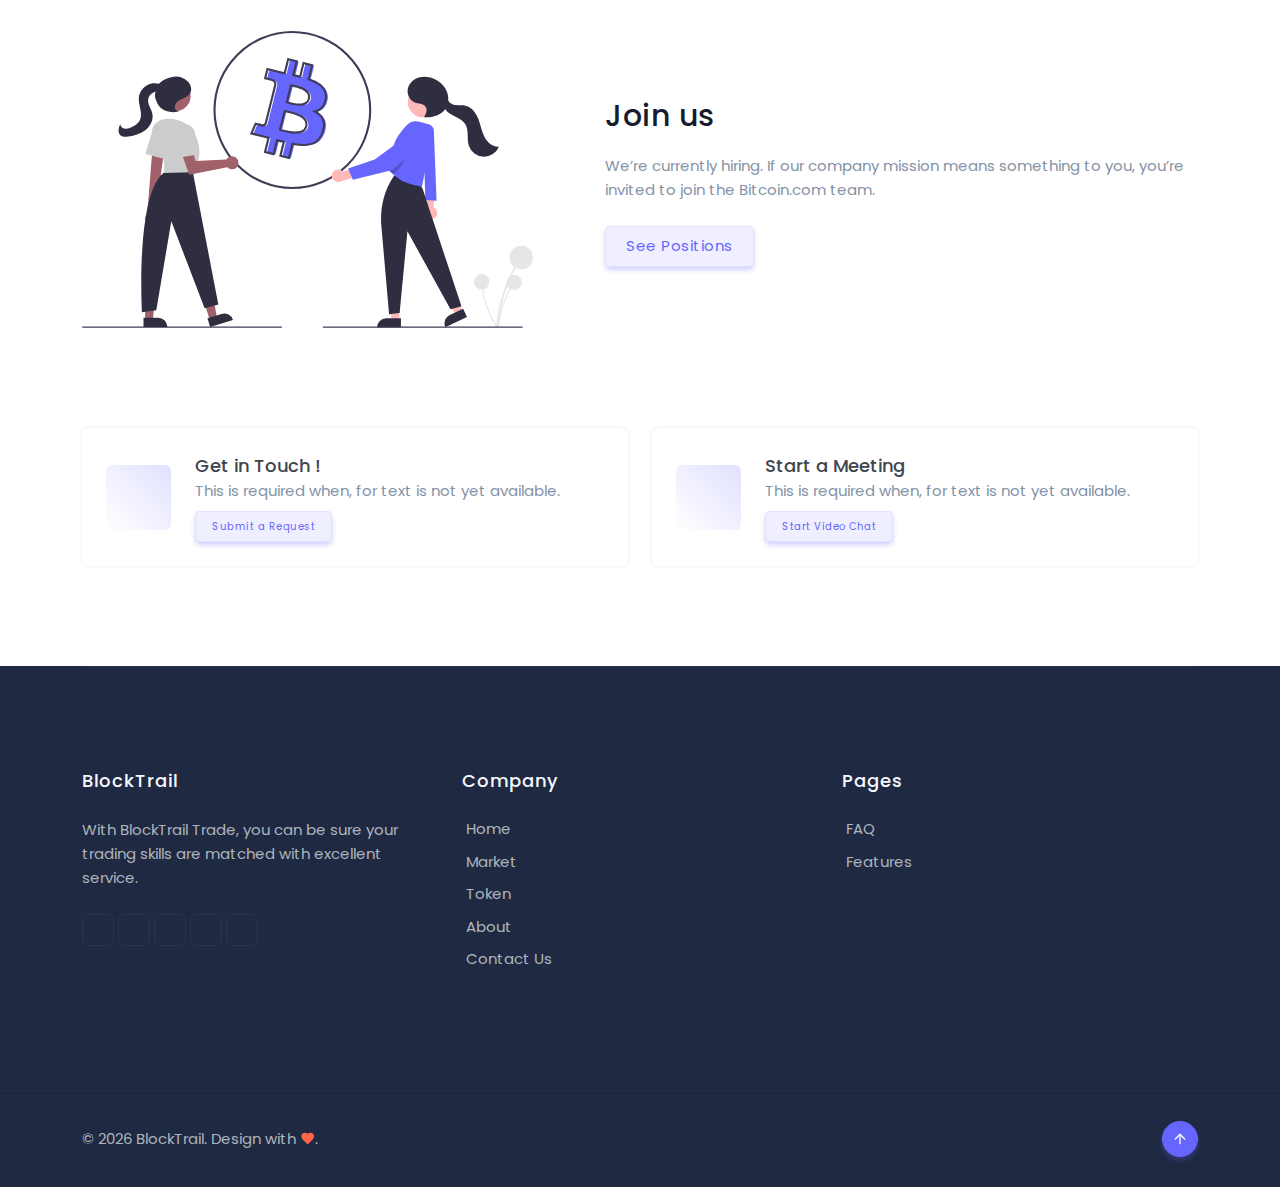
<file: aboutus.html>
<!DOCTYPE html>
    <html lang="en">

    <head>
        <meta charset="utf-8" />
        <title>BlockTrail - Empowering You to Navigate the World of Cryptocurrency</title>
        <meta name="viewport" content="width=device-width, initial-scale=1.0">
        <meta name="description" content="Empowering You to Navigate the World of Cryptocurrency" />
        <meta name="keywords" content="Bitcoin, Cryptocurrency, Crypto, BTC, Cryptocoin, Buy Crypto, Sell Crypto" />
        <meta content="BlockTrail" name="author" />
        <meta content="1.0.0" name="version" />
        <!-- favicon -->
        <link rel="shortcut icon" href="images/favicon.ico">
        <!-- Bootstrap -->
        <link href="css/bootstrap.min.css" rel="stylesheet" type="text/css" />
        <link href="css/tiny-slider.css" rel="stylesheet" />
        <link href="css/materialdesignicons.min.css" rel="stylesheet" type="text/css" />
        <link href="https://unicons.iconscout.com/release/v4.0.0/css/line.css" rel="stylesheet">
        <!-- Main css -->
        <link href="css/style.css" rel="stylesheet" type="text/css" id="theme-opt" />
        <link href="css/colors/default.css" rel="stylesheet" id="color-opt">

    </head>

    <body>

        <!-- Navbar STart -->
        <header id="topnav" class="defaultscroll sticky">
            <div class="container">
                <!-- Logo Start-->
                <a class="logo" href="index.html">
                    <h4 style="padding-top:10%;">BlockTrail</h4>
                </a>
                <!-- Logo end-->
                
                <div class="menu-extras">
                    <div class="menu-item">
                        <!-- Mobile menu toggle-->
                        <a class="navbar-toggle" id="isToggle" onclick="toggleMenu()">
                            <div class="lines">
                                <span></span>
                                <span></span>
                                <span></span>
                            </div>
                        </a>
                        <!-- End mobile menu toggle-->
                    </div>
                </div>

                <!--Login button Start-->
                <ul class="buy-button list-inline mb-0">
                    <li class="list-inline-item search-icon mb-0">
                        <a href="javascript:void(0)" data-bs-toggle="offcanvas" data-bs-target="#offcanvasRight" aria-controls="offcanvasRight">
                            <div class="btn btn-icon btn-pills btn-primary"><i class="uil uil-user"></i></div>
                        </a>
                    </li>
                </ul>
                <!--Login button End-->
        
                <div id="navigation">
                    <!-- Navigation Menu-->   
                    <ul class="navigation-menu nav-right nav-light">

                        <li><a href="index.html" class="sub-menu-item">Home</a></li>
                        <li><a href="market.html" class="sub-menu-item">Market</a></li>
                        <li><a href="token.html" class="sub-menu-item">Token</a></li>
                        <li><a href="aboutus.html" class="sub-menu-item"> About Us</a></li>
                        <li><a href="contact.html" class="sub-menu-item">Contact Us</a></li>
                    </ul><!--end navigation menu-->
                </div><!--end navigation-->
            </div><!--end container-->
        </header><!--end header-->
        <!-- Navbar End -->
        
        <!-- Hero Start -->
        <section class="bg-half-170 d-table w-100" style="background: url('images/bg/market.png') bottom;">
            <div class="bg-overlay bg-gradient-primary opacity-9"></div>
            <div class="container">
                <div class="row justify-content-center mt-5">
                    <div class="col-12">
                        <div class="section-title text-center">
                            <h4 class="title text-white title-dark fw-medium mb-4">About BlockTrail</h4>
                            <p class="text-white-50 para-desc mx-auto mb-0">With BlockTrail Trade, you can be sure your trading skills are matched with excellent service.</p>
                        </div>
                    </div><!--end col-->
                </div><!--end row-->
            </div><!--end container--> 
        </section><!--end section-->
        <!-- Start About -->
        <section class="section">
            <div class="container">
                <div class="row align-items-center">
                    <div class="col-md-6">
                        <div class="position-relative me-lg-5">
                            <img src="images/illustration/revenue.svg" class="img-fluid" alt="">
                        </div>
                    </div><!--end col-->

                    <div class="col-md-6 mt-4 mt-sm-0 pt-2 pt-sm-0">
                        <div class="section-title">
                            <span class="badge bg-soft-primary rounded">About</span>
                            <h4 class="title mb-3 mt-2">Our Story</h4>

                            <p class="text-muted">We are building the cryptoeconomy – a more fair, accessible, efficient, and transparent financial system enabled by crypto.</p>

                            <p class="text-muted mb-0">We started in 2020 with the radical idea that anyone, anywhere, should be able to easily and securely send and receive Bitcoin. Today, we offer a trusted and easy-to-use platform for accessing the broader cryptoeconomy.</p>
                        </div>
                    </div><!--end col-->
                </div><!--end row-->
            </div><!--end container-->

            <div class="container mt-100 mt-60">
                <div class="row align-items-center">
                    <div class="col-lg-7 order-2 order-md-1">
                        <div class="section-title me-lg-5">
                            <h4 class="title mb-3">Build the future of technology</h4>
                            <p class="text-muted">What's the secret to BlockTrail's success? The answer is obvious: Our people. We are proud to have one of the most talented, hardworking and passionate teams the world has to offer. Interested in joining our team?</p>
                        
                            <ul class="list-unstyled text-muted mb-0">
                                <li class="mb-0"><span class="text-primary h5 me-2"><i class="uil uil-check-circle align-middle"></i></span><span class="fw-medium">BlockTrail Wallet.</span>  Your Keys, Your Crypto.</li>
                                <li class="mb-0"><span class="text-primary h5 me-2"><i class="uil uil-check-circle align-middle"></i></span><span class="fw-medium">BlockTrail Earn.</span>  No lock-up period and stable returns.</li>
                                <li class="mb-0"><span class="text-primary h5 me-2"><i class="uil uil-check-circle align-middle"></i></span><span class="fw-medium">BlockTrail Swap.</span>  Swap BlockTrail coins and earn Triple Yield.</li>
                            </ul>

                            <div class="mt-4">
                                <a href="javascript:void(0)" class="btn btn-soft-primary"><i class="uil uil-wallet"></i> Go to wallet</a>
                            </div>
                        </div>
                    </div><!--end col-->

                    <div class="col-lg-5 order-1 order-md-2">
                        <img src="images/illustration/bills.svg" class="img-fluid" alt="">
                    </div><!--end col-->
                </div><!--end row-->
            </div><!--end container-->

            <div class="container mt-100 mt-60">
                <div class="row align-items-center">
                    <div class="col-lg-7 order-1 order-md-2">
                        <div class="section-title ms-lg-5">
                            <h4 class="title mb-3">Join us</h4>
                            <p class="text-muted mb-0">We’re currently hiring. If our company mission means something to you, you’re invited to join the Bitcoin.com team.</p>

                            <div class="mt-4">
                                <a href="contact.html" class="btn btn-soft-primary"><i class="uil uil-arrow-growth"></i> See Positions</a>
                            </div>
                        </div>
                    </div><!--end col-->

                    <div class="col-lg-5 order-2 order-md-1">
                        <img src="images/illustration/profit.svg" class="img-fluid" alt="">
                    </div><!--end col-->
                </div><!--end row-->
            </div><!--end container-->

            <div class="container mt-100 mt-60">
                <div class="row">
                    <div class="col-lg-6 col-md-6 col-12">
                        <div class="d-flex align-items-center feature feature-primary feature-clean shadow rounded p-4">
                            <div class="icons text-center">
                                <i class="uil uil-envelope-check d-block rounded h3 mb-0"></i>
                            </div>
                            <div class="flex-1 content ms-4">
                                <a href="javascript:void(0)" class="text-dark h5 title">Get in Touch !</a>
                                <p class="text-muted mb-0">This is required when, for text is not yet available.</p>
                                <div class="mt-2">
                                    <a href="contact.html" class="btn btn-sm btn-soft">Submit a Request</a>
                                </div>
                            </div>
                        </div>
                    </div><!--end col-->
                    
                    <div class="col-lg-6 col-md-6 col-12 mt-4 mt-sm-0 pt-2 pt-sm-0">
                        <div class="d-flex align-items-center feature feature-primary feature-clean shadow rounded p-4">
                            <div class="icons text-primary text-center">
                                <i class="uil uil-webcam d-block rounded h3 mb-0"></i>
                            </div>
                            <div class="flex-1 content ms-4">
                                <a href="javascript:void(0)" class="text-dark h5 title">Start a Meeting</a>
                                <p class="text-muted mb-0">This is required when, for text is not yet available.</p>
                                <div class="mt-2">
                                    <a href="contact.html" class="btn btn-sm btn-soft">Start Video Chat</a>
                                </div>
                            </div>
                        </div>
                    </div><!--end col-->
                </div><!--end row-->
            </div><!--end container-->
        </section><!--end section-->
        <!-- End About -->

        <!-- Footer Start -->
        <footer class="bg-footer">
    
            <div class="container">
                <div class="row">
                    <div class="col-12">
                        <div class="footer-py-100 footer-border-top">
                            <div class="row">
                                <div class="col-lg-4 col-12 mb-0 mb-md-4 pb-0 pb-md-2">
                                    <a href="index.html" class="logo-footer">
                                        <h5 class="text-light footer-head">BlockTrail</h5>
                                    </a>
                                    <p class="text-foot mt-4">With BlockTrail Trade, you can be sure your trading skills are matched with excellent service.</p>
                                    <ul class="list-unstyled social-icon foot-social-icon mb-0 mt-4">
                            <li class="list-inline-item"><a href="#" target="_blank" class="rounded"><i class="uil uil-dribbble align-middle" title="dribbble"></i></a></li>
                            <li class="list-inline-item"><a href="#" target="_blank" class="rounded"><i class="uil uil-linkedin" title="Linkedin"></i></a></li>
                            <li class="list-inline-item"><a href="#" target="_blank" class="rounded"><i class="uil uil-facebook-f align-middle" title="facebook"></i></a></li>
                            <li class="list-inline-item"><a href="#" target="_blank" class="rounded"><i class="uil uil-instagram align-middle" title="instagram"></i></a></li>
                            <li class="list-inline-item"><a href="#" target="_blank" class="rounded"><i class="uil uil-twitter align-middle" title="twitter"></i></a></li>
                                    </ul><!--end icon-->
                                </div><!--end col-->

                                <div class="col-lg-4 col-md-4 col-12 mt-4 mt-sm-0 pt-2 pt-sm-0">
                                    <h5 class="text-light footer-head">Company</h5>
                                    <ul class="list-unstyled footer-list mt-4">
                                        <li><a href="index.html" class="text-foot"><i class="uil uil-angle-right-b me-1"></i>Home</a></li>
                                        <li><a href="market.html" class="text-foot"><i class="uil uil-angle-right-b me-1"></i>Market</a></li>
                                        <li><a href="token.html" class="text-foot"><i class="uil uil-angle-right-b me-1"></i>Token</a></li>
                                        <li><a href="aboutus.html" class="text-foot"><i class="uil uil-angle-right-b me-1"></i>About</a></li>
                                        <li><a href="contact.html" class="text-foot"><i class="uil uil-angle-right-b me-1"></i>Contact Us</a></li>
                                    </ul>
                                </div><!--end col-->
                                
                                <div class="col-lg-4 col-md-4 col-12 mt-4 mt-sm-0 pt-2 pt-sm-0">
                                    <h5 class="text-light footer-head">Pages</h5>
                                    <ul class="list-unstyled footer-list mt-4">
                                        <li><a href="#" class="text-foot"><i class="uil uil-angle-right-b me-1"></i>FAQ</a></li>
                                        <li><a href="#" class="text-foot"><i class="uil uil-angle-right-b me-1"></i>Features</a></li>
                                    </ul>
                                </div><!--end col-->
                            </div><!--end row-->
                        </div>
                    </div><!--end col-->
                </div><!--end row-->
            </div><!--end container-->

            <div class="footer-py-30 footer-border-top">
                <div class="container">
                    <div class="row align-items-center">
                        <div class="col-sm-8">
                            <div class="text-sm-start text-center">
                                <p class="mb-0 text-foot">© <script>document.write(new Date().getFullYear())</script> BlockTrail. Design with <i class="mdi mdi-heart text-danger"></i>.</p>
                            </div>
                        </div><!--end col-->
    
                        <div class="col-sm-4 mt-4 mt-sm-0">
                            <div class="text-sm-end text-center">
                                <a href="#" onclick="topFunction()" id="back-to-top" class="btn btn-pills btn-icon btn-primary back-to-top"><i data-feather="arrow-up" class="icons"></i></a>
                            </div>                            
                        </div><!--end col-->
                    </div><!--end row-->
                </div><!--end container-->
            </div>
        </footer><!--end footer-->
        <!-- Footer End -->
        
        
        
        
        <!-- javascript -->
        <script src="js/bootstrap.bundle.min.js"></script>
        <script src="js/tiny-slider.js "></script>
        <script src="js/feather.min.js"></script>
        
        <!-- Main Js -->
        <script src="js/plugins.init.js"></script>
        <script src="js/app.js"></script>
        
    </body>

</html>
</file>
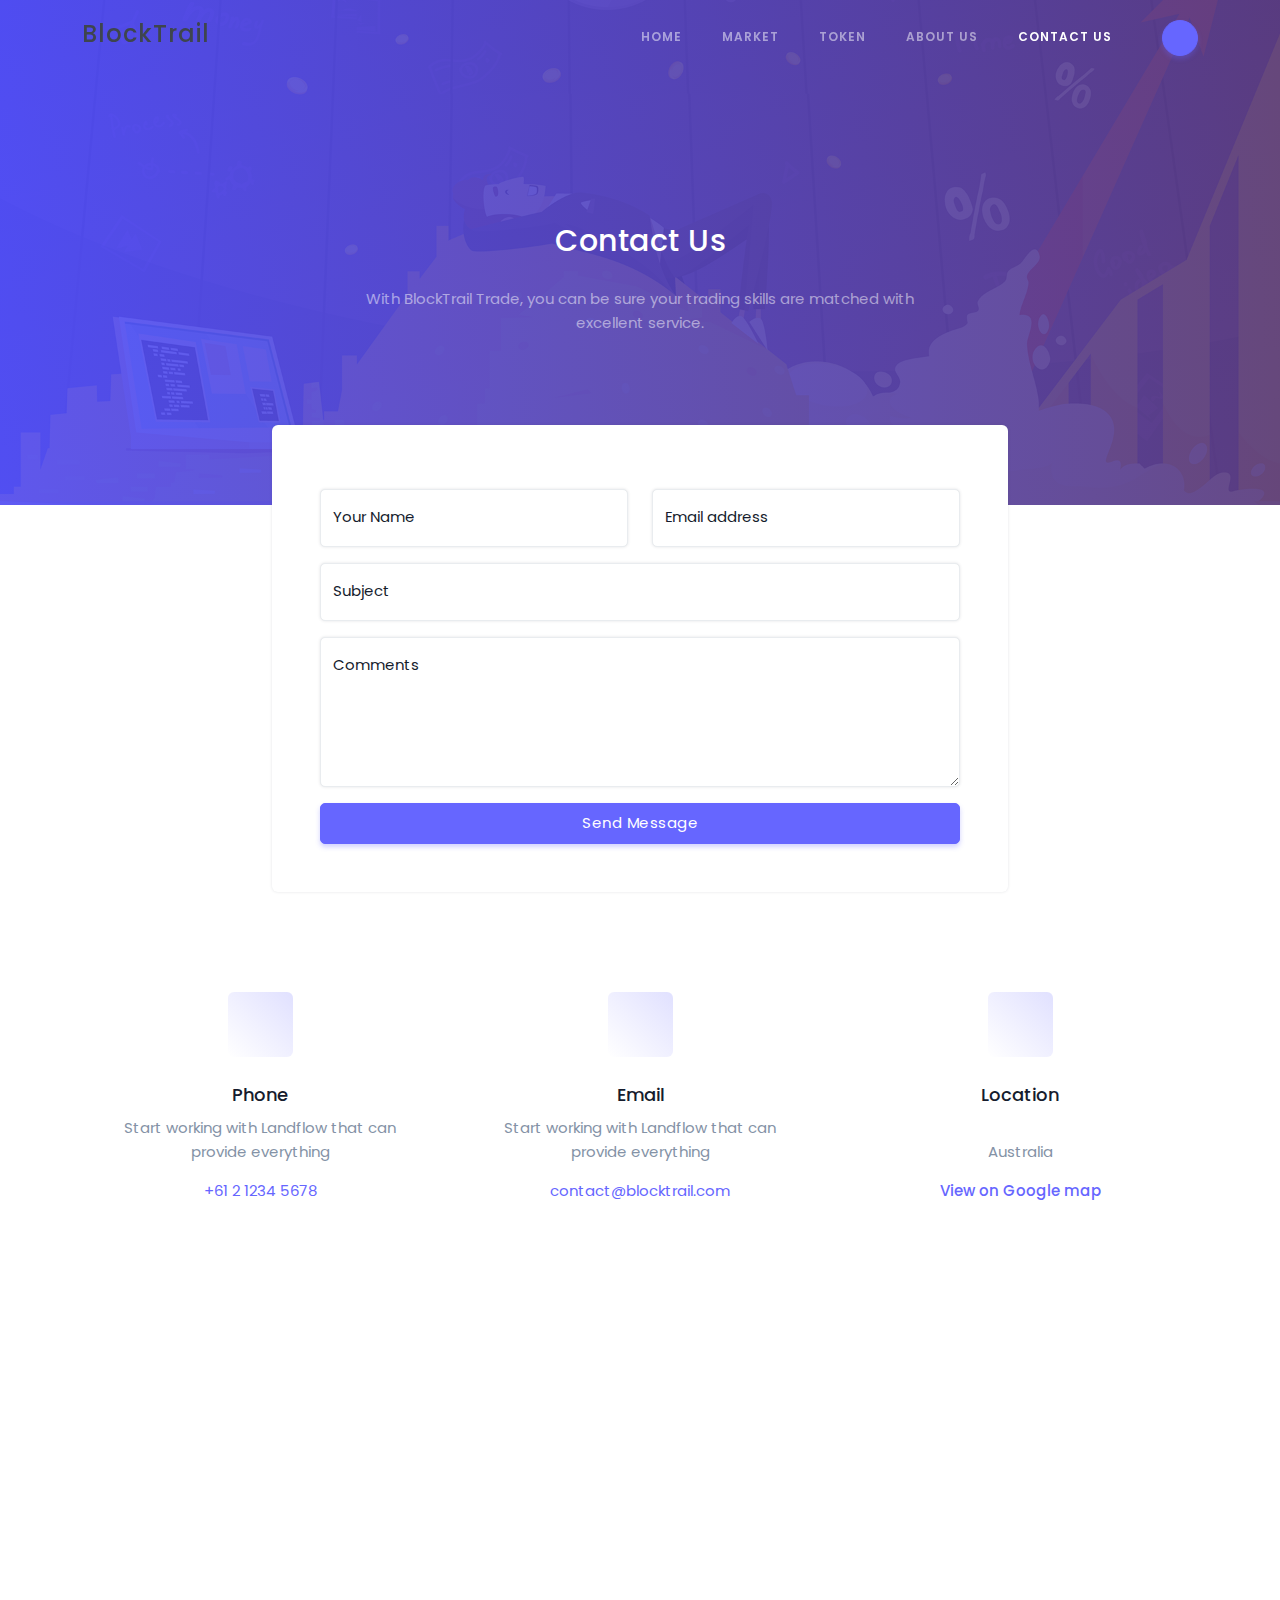
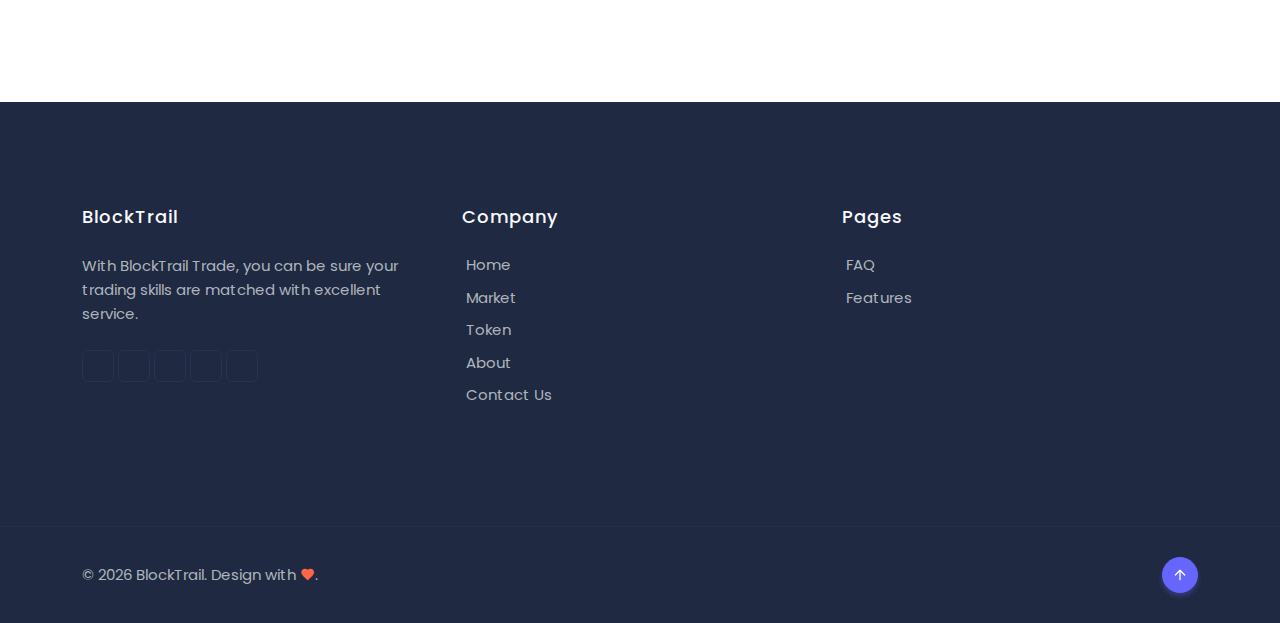
<file: contact.html>
<!DOCTYPE html>
    <html lang="en">

    <head>
        <meta charset="utf-8" />
        <title>BlockTrail - Empowering You to Navigate the World of Cryptocurrency</title>
        <meta name="viewport" content="width=device-width, initial-scale=1.0">
        <meta name="description" content="Empowering You to Navigate the World of Cryptocurrency" />
        <meta name="keywords" content="Bitcoin, Cryptocurrency, Crypto, BTC, Cryptocoin, Buy Crypto, Sell Crypto" />
        <meta content="BlockTrail" name="author" />
        <meta content="1.0.0" name="version" />
        <!-- favicon -->
        <link rel="shortcut icon" href="images/favicon.ico">
        <!-- Bootstrap -->
        <link href="css/bootstrap.min.css" rel="stylesheet" type="text/css" />
        <link href="css/tiny-slider.css" rel="stylesheet" />
        <link href="css/materialdesignicons.min.css" rel="stylesheet" type="text/css" />
        <link href="https://unicons.iconscout.com/release/v4.0.0/css/line.css" rel="stylesheet">
        <!-- Main css -->
        <link href="css/style.css" rel="stylesheet" type="text/css" id="theme-opt" />
        <link href="css/colors/default.css" rel="stylesheet" id="color-opt">

    </head>

    <body>

        <!-- Navbar STart -->
        <header id="topnav" class="defaultscroll sticky">
            <div class="container">
                <!-- Logo Start-->
                <a class="logo" href="index.html">
                    <h4 style="padding-top:10%;">BlockTrail</h4>
                </a>
                <!-- Logo end-->
                
                <div class="menu-extras">
                    <div class="menu-item">
                        <!-- Mobile menu toggle-->
                        <a class="navbar-toggle" id="isToggle" onclick="toggleMenu()">
                            <div class="lines">
                                <span></span>
                                <span></span>
                                <span></span>
                            </div>
                        </a>
                        <!-- End mobile menu toggle-->
                    </div>
                </div>

                <!--Login button Start-->
                <ul class="buy-button list-inline mb-0">
                    <li class="list-inline-item search-icon mb-0">
                        <a href="javascript:void(0)" data-bs-toggle="offcanvas" data-bs-target="#offcanvasRight" aria-controls="offcanvasRight">
                            <div class="btn btn-icon btn-pills btn-primary"><i class="uil uil-user"></i></div>
                        </a>
                    </li>
                </ul>
                <!--Login button End-->
        
                <div id="navigation">
                    <!-- Navigation Menu-->   
                    <ul class="navigation-menu nav-right nav-light">

                        <li><a href="index.html" class="sub-menu-item">Home</a></li>
                        <li><a href="market.html" class="sub-menu-item">Market</a></li>
                        <li><a href="token.html" class="sub-menu-item">Token</a></li>
                        
                        <li><a href="aboutus.html" class="sub-menu-item"> About Us</a></li>
                        <li><a href="contact.html" class="sub-menu-item">Contact Us</a></li>
                    </ul><!--end navigation menu-->
                </div><!--end navigation-->
            </div><!--end container-->
        </header><!--end header-->
        <!-- Navbar End -->
        
        <!-- Hero Start -->
        <section class="bg-half-170 d-table w-100" style="background: url('images/bg/market.png') bottom;">
            <div class="bg-overlay bg-gradient-primary opacity-9"></div>
            <div class="container">
                <div class="row justify-content-center mt-5">
                    <div class="col-12">
                        <div class="section-title text-center">
                            <h4 class="title text-white title-dark fw-medium mb-4">Contact Us</h4>
                            <p class="text-white-50 para-desc mx-auto mb-0">With BlockTrail Trade, you can be sure your trading skills are matched with excellent service.</p>
                        </div>
                    </div><!--end col-->
                </div><!--end row-->
            </div><!--end container--> 
        </section><!--end section-->
        <!-- Hero End -->

        <!-- Start -->
        <section class="section">
            <div class="container">
                <div class="row justify-content-center">
                    <div class="col-lg-8">
                        <div class="features-absolute bg-white p-4 p-md-5 rounded shadow">
                            <div class="custom-form">
                                <form method="post" name="myForm" onsubmit="return validateForm()">
                                    <p id="error-msg"></p>
                                    <div id="simple-msg"></div>
                                    <div class="row">
                                        <div class="col-md-6">
                                            <div class="form-floating mb-3">
                                                <input name="name" id="name" type="text" class="form-control" placeholder="Name :">
                                                <label>Your Name</label>
                                            </div>
                                        </div>
    
                                        <div class="col-md-6">
                                            <div class="form-floating mb-3">
                                                <input name="email" id="email" type="email" class="form-control" placeholder="Email :">
                                                <label>Email address</label>
                                            </div>
                                        </div><!--end col-->
    
                                        <div class="col-12">
                                            <div class="form-floating mb-3">
                                                <input name="subject" id="subject" class="form-control" placeholder="subject :">
                                                <label>Subject</label>
                                            </div>
                                        </div><!--end col-->
    
                                        <div class="col-12">
                                            <div class="form-floating mb-3">
                                                <textarea name="comments" id="comments" style="height: 150px;" class="form-control" placeholder="Leave a comment here"></textarea>
                                                <label>Comments</label>
                                            </div>
                                        </div>
                                    </div>
                                    <div class="row">
                                        <div class="col-12">
                                            <div class="d-grid">
                                                <button type="submit" id="submit" name="send" class="btn btn-primary">Send Message</button>
                                            </div>
                                        </div><!--end col-->
                                    </div><!--end row-->
                                </form>
                            </div><!--end custom-form-->
                        </div>
                    </div><!--end col-->
                </div><!--end row-->
            </div><!--end container-->

            <div class="container mt-100 mt-60">
                <div class="row">
                    <div class="col-lg-4 col-md-6">
                        <div class="feature feature-primary feature-clean text-center rounded px-4">
                            <div class="icons text-center">
                                <i class="uil uil-phone d-block mx-auto rounded h3 mb-0"></i>
                            </div>

                            <div class="card-body p-0 mt-4">
                                <h5 class="">Phone</h5>
                                <p class="text-muted">Start working with Landflow that can provide everything</p>
                                <a href="#" class="link">+61 2 1234 5678</a>
                            </div>
                        </div>
                    </div><!--end col-->

                    <div class="col-lg-4 col-md-6 mt-4 mt-sm-0 pt-2 pt-sm-0">
                        <div class="feature feature-primary feature-clean text-center rounded px-4">
                            <div class="icons text-center">
                                <i class="uil uil-envelope d-block mx-auto rounded h3 mb-0"></i>
                            </div>

                            <div class="card-body p-0 mt-4">
                                <h5 class="">Email</h5>
                                <p class="text-muted">Start working with Landflow that can provide everything</p>
                                <a href="#" class="link">contact@blocktrail.com</a>
                            </div>
                        </div>
                    </div><!--end col-->

                    <div class="col-lg-4 col-md-6 mt-4 mt-lg-0 pt-2 pt-lg-0">
                        <div class="feature feature-primary feature-clean text-center rounded px-4">
                            <div class="icons text-center">
                                <i class="uil uil-map-marker d-block mx-auto rounded h3 mb-0"></i>
                            </div>

                            <div class="card-body p-0 mt-4">
                                <h5 class="">Location</h5>
                                <p class="text-muted"><br>Australia</p>
                                <a href="#" class="video-play-icon h6 link">View on Google map</a>
                            </div>
                        </div>
                    </div><!--end col-->
                </div><!--end row-->
            </div><!--end container-->
        </section><!--end section-->
        <!-- End -->

        <div class="container-fluid">
            <div class="row">
                <div class="col-12 p-0">
                    <div class="card map border-0">
                        <div class="card-body p-0">
                            <iframe src="https://www.google.com/maps/embed?pb=!1m18!1m12!1m3!1d61864863.789611444!2d87.3921897071548!3d-18.845707671862698!2m3!1f0!2f0!3f0!3m2!1i1024!2i768!4f13.1!3m3!1m2!1s0x2b2bfd076787c5df%3A0x538267a1955b1352!2sAustralia!5e0!3m2!1sen!2sin!4v1737009085634!5m2!1sen!2sin" style="border:0;" allowfullscreen="" loading="lazy" allowfullscreen></iframe>
                        </div>
                    </div>
                </div><!--end col-->
            </div><!--end row-->
        </div><!--end container-->

         <!-- Footer Start -->
         <footer class="bg-footer">
    
            <div class="container">
                <div class="row">
                    <div class="col-12">
                        <div class="footer-py-100 footer-border-top">
                            <div class="row">
                                <div class="col-lg-4 col-12 mb-0 mb-md-4 pb-0 pb-md-2">
                                    <a href="index.html" class="logo-footer">
                                        <h5 class="text-light footer-head">BlockTrail</h5>
                                    </a>
                                    <p class="text-foot mt-4">With BlockTrail Trade, you can be sure your trading skills are matched with excellent service.</p>
                                    <ul class="list-unstyled social-icon foot-social-icon mb-0 mt-4">
                            <li class="list-inline-item"><a href="#" target="_blank" class="rounded"><i class="uil uil-dribbble align-middle" title="dribbble"></i></a></li>
                            <li class="list-inline-item"><a href="#" target="_blank" class="rounded"><i class="uil uil-linkedin" title="Linkedin"></i></a></li>
                            <li class="list-inline-item"><a href="#" target="_blank" class="rounded"><i class="uil uil-facebook-f align-middle" title="facebook"></i></a></li>
                            <li class="list-inline-item"><a href="#" target="_blank" class="rounded"><i class="uil uil-instagram align-middle" title="instagram"></i></a></li>
                            <li class="list-inline-item"><a href="#" target="_blank" class="rounded"><i class="uil uil-twitter align-middle" title="twitter"></i></a></li>
                                    </ul><!--end icon-->
                                </div><!--end col-->

                                <div class="col-lg-4 col-md-4 col-12 mt-4 mt-sm-0 pt-2 pt-sm-0">
                                    <h5 class="text-light footer-head">Company</h5>
                                    <ul class="list-unstyled footer-list mt-4">
                                        <li><a href="index.html" class="text-foot"><i class="uil uil-angle-right-b me-1"></i>Home</a></li>
                                        <li><a href="market.html" class="text-foot"><i class="uil uil-angle-right-b me-1"></i>Market</a></li>
                                        <li><a href="token.html" class="text-foot"><i class="uil uil-angle-right-b me-1"></i>Token</a></li>
                                        <li><a href="aboutus.html" class="text-foot"><i class="uil uil-angle-right-b me-1"></i>About</a></li>
                                        <li><a href="contact.html" class="text-foot"><i class="uil uil-angle-right-b me-1"></i>Contact Us</a></li>
                                    </ul>
                                </div><!--end col-->
                                
                                <div class="col-lg-4 col-md-4 col-12 mt-4 mt-sm-0 pt-2 pt-sm-0">
                                    <h5 class="text-light footer-head">Pages</h5>
                                    <ul class="list-unstyled footer-list mt-4">
                                        <li><a href="#" class="text-foot"><i class="uil uil-angle-right-b me-1"></i>FAQ</a></li>
                                        <li><a href="#" class="text-foot"><i class="uil uil-angle-right-b me-1"></i>Features</a></li>
                                    </ul>
                                </div><!--end col-->
                            </div><!--end row-->
                        </div>
                    </div><!--end col-->
                </div><!--end row-->
            </div><!--end container-->

            <div class="footer-py-30 footer-border-top">
                <div class="container">
                    <div class="row align-items-center">
                        <div class="col-sm-8">
                            <div class="text-sm-start text-center">
                                <p class="mb-0 text-foot">© <script>document.write(new Date().getFullYear())</script> BlockTrail. Design with <i class="mdi mdi-heart text-danger"></i>.</p>
                            </div>
                        </div><!--end col-->
    
                        <div class="col-sm-4 mt-4 mt-sm-0">
                            <div class="text-sm-end text-center">
                                <a href="#" onclick="topFunction()" id="back-to-top" class="btn btn-pills btn-icon btn-primary back-to-top"><i data-feather="arrow-up" class="icons"></i></a>
                            </div>                            
                        </div><!--end col-->
                    </div><!--end row-->
                </div><!--end container-->
            </div>
        </footer><!--end footer-->
        <!-- Footer End -->
        
        
        
        
        <!-- javascript -->
        <script src="js/bootstrap.bundle.min.js"></script>
        <script src="js/tiny-slider.js "></script>
        <script src="js/feather.min.js"></script>
        
        <!-- Main Js -->
        <script src="js/plugins.init.js"></script>
        <script src="js/app.js"></script>
        
    </body>

</html>
</file>
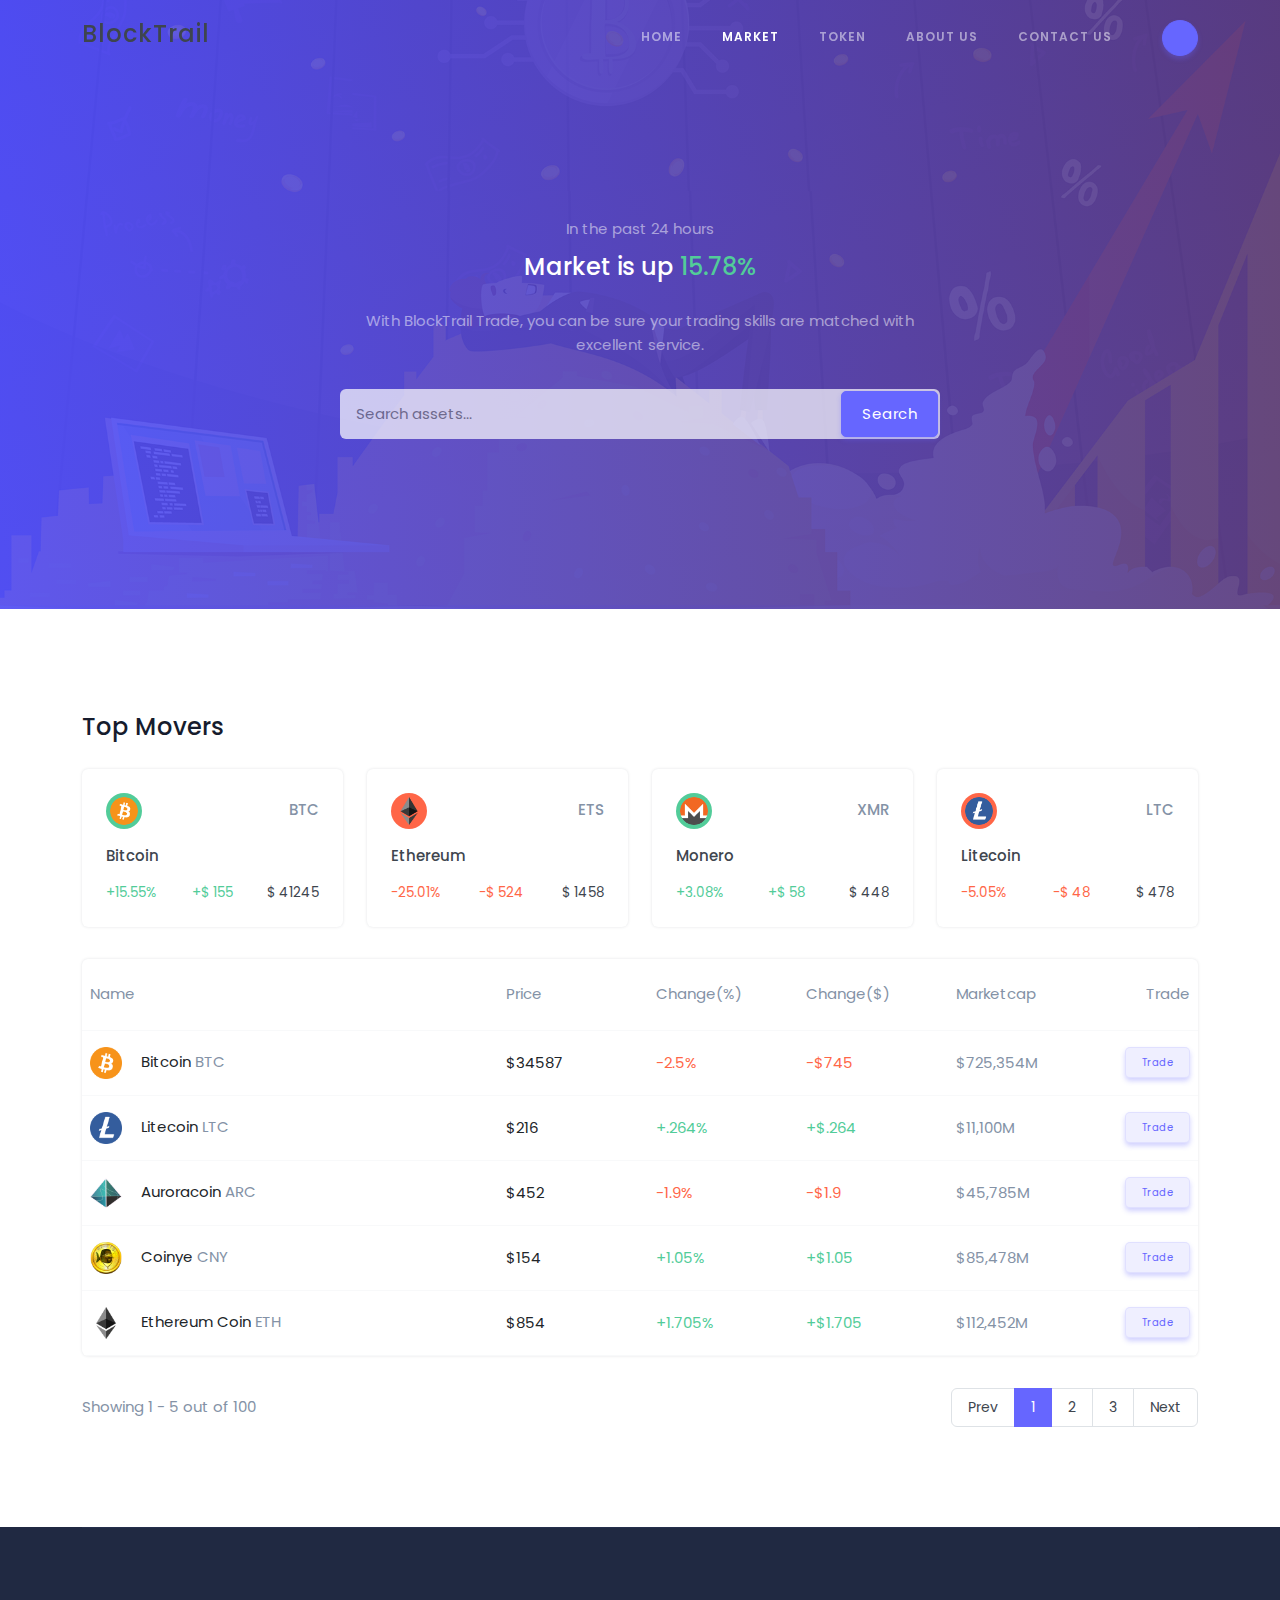
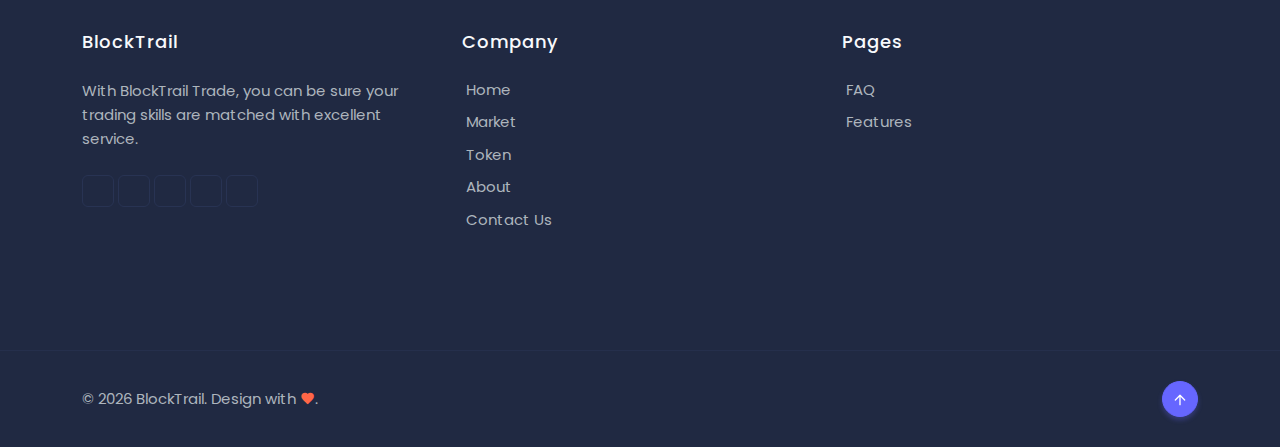
<file: market.html>
<!DOCTYPE html>
    <html lang="en">

    <head>
        <meta charset="utf-8" />
        <title>BlockTrail - Empowering You to Navigate the World of Cryptocurrency</title>
        <meta name="viewport" content="width=device-width, initial-scale=1.0">
        <meta name="description" content="Empowering You to Navigate the World of Cryptocurrency" />
        <meta name="keywords" content="Bitcoin, Cryptocurrency, Crypto, BTC, Cryptocoin, Buy Crypto, Sell Crypto" />
        <meta content="BlockTrail" name="author" />
        <meta content="1.0.0" name="version" />
        <!-- favicon -->
        <link rel="shortcut icon" href="images/favicon.ico">
        <!-- Bootstrap -->
        <link href="css/bootstrap.min.css" rel="stylesheet" type="text/css" />
        <link href="css/tiny-slider.css" rel="stylesheet" />
        <link href="css/materialdesignicons.min.css" rel="stylesheet" type="text/css" />
        <link href="https://unicons.iconscout.com/release/v4.0.0/css/line.css" rel="stylesheet">
        <!-- Main css -->
        <link href="css/style.css" rel="stylesheet" type="text/css" id="theme-opt" />
        <link href="css/colors/default.css" rel="stylesheet" id="color-opt">

    </head>

    <body>

        <!-- Navbar STart -->
        <header id="topnav" class="defaultscroll sticky">
            <div class="container">
                <!-- Logo Start-->
                <a class="logo" href="index.html">
                    <h4 style="padding-top:10%;">BlockTrail</h4>
                </a>
                <!-- Logo end-->
                
                <div class="menu-extras">
                    <div class="menu-item">
                        <!-- Mobile menu toggle-->
                        <a class="navbar-toggle" id="isToggle" onclick="toggleMenu()">
                            <div class="lines">
                                <span></span>
                                <span></span>
                                <span></span>
                            </div>
                        </a>
                        <!-- End mobile menu toggle-->
                    </div>
                </div>

                <!--Login button Start-->
                <ul class="buy-button list-inline mb-0">
                    <li class="list-inline-item search-icon mb-0">
                        <a href="javascript:void(0)" data-bs-toggle="offcanvas" data-bs-target="#offcanvasRight" aria-controls="offcanvasRight">
                            <div class="btn btn-icon btn-pills btn-primary"><i class="uil uil-user"></i></div>
                        </a>
                    </li>
                </ul>
                <!--Login button End-->
        
                <div id="navigation">
                    <!-- Navigation Menu-->   
                    <ul class="navigation-menu nav-right nav-light">

                        <li><a href="index.html" class="sub-menu-item">Home</a></li>
                        <li><a href="market.html" class="sub-menu-item">Market</a></li>
                        <li><a href="token.html" class="sub-menu-item">Token</a></li>
                        <li><a href="aboutus.html" class="sub-menu-item"> About Us</a></li>
                        <li><a href="contact.html" class="sub-menu-item">Contact Us</a></li>
                    </ul><!--end navigation menu-->
                </div><!--end navigation-->
            </div><!--end container-->
        </header><!--end header-->
        <!-- Navbar End -->
        
        <!-- Hero Start -->
        <section class="bg-half-170 d-table w-100" style="background: url('images/bg/market.png') bottom;">
            <div class="bg-overlay bg-gradient-primary opacity-9"></div>
            <div class="container">
                <div class="row justify-content-center mt-5">
                    <div class="col-12">
                        <div class="section-title text-center">
                            <span class="text-white-50">In the past 24 hours</span>
                            <h4 class="text-white title-dark mt-2 mb-4">Market is up <span class="text-success">15.78%</span></h4>
                            <p class="text-white-50 para-desc mx-auto mb-0">With BlockTrail Trade, you can be sure your trading skills are matched with excellent service.</p>

                            <div class="subcribe-form mt-4 pt-2">
                                <form class="m-0 mx-auto">
                                    <div class="">
                                        <input type="text" id="course" name="name" class="rounded bg-white opacity-7" placeholder="Search assets...">
                                        <button type="submit" class="btn btn-primary">Search</button>
                                    </div>
                                </form><!--end form-->
                            </div>
                        </div>
                    </div><!--end col-->
                </div><!--end row-->
            </div><!--end container--> 
        </section><!--end section-->
        <!-- Hero End -->

        <!-- Start -->
        <section class="section">
            <div class="container">
                <div class="row">
                    <div class="col-12">
                        <div class="section-title mb-4">
                            <h4>Top Movers</h4>
                        </div>
                    </div><!--end col-->
                </div><!--end row-->

                <div class="row">
                    <div class="col-lg-3 col-md-6">
                        <div class="card border-0 p-4 rounded shadow position-relative">
                            <div class="d-flex justify-content-between align-items-center mb-3">
                                <img src="images/coin/bitcoin.png" class="avatar avatar-coin rounded-pill p-1 bg-success" alt="">
                                <span class="text-muted fw-medium">BTC</span>
                            </div>

                            <h6 class="text-dark">Bitcoin</h6>

                            <div class="d-flex justify-content-between align-items-center mt-2">
                                <small class="text-success">+15.55%</small>
                                <small class="text-success">+$ 155</small>
                                <small class="text-dark">$ 41245</small>
                            </div>

                            <div class="crypto-chart">
                                <div>
                                    <div id="chart-1"></div>
                                </div>
                            </div>
                        </div>
                    </div><!--end slide-->

                    <div class="col-lg-3 col-md-6 mt-4 pt-2 mt-sm-0 pt-sm-0">
                        <div class="card border-0 p-4 rounded shadow position-relative">
                            <div class="d-flex justify-content-between align-items-center mb-3">
                                <img src="images/coin/ethereum.png" class="avatar avatar-coin rounded-pill p-1 bg-danger" alt="">
                                <span class="text-muted fw-medium">ETS</span>
                            </div>

                            <h6 class="text-dark">Ethereum</h6>

                            <div class="d-flex justify-content-between align-items-center mt-2">
                                <small class="text-danger">-25.01%</small>
                                <small class="text-danger">-$ 524</small>
                                <small class="text-dark">$ 1458</small>
                            </div>

                            <div class="crypto-chart">
                                <div>
                                    <div id="chart-2"></div>
                                </div>
                            </div>
                        </div>
                    </div><!--end slide-->

                    <div class="col-lg-3 col-md-6 mt-4 pt-2 mt-lg-0 pt-lg-0">
                        <div class="card border-0 p-4 rounded shadow position-relative">
                            <div class="d-flex justify-content-between align-items-center mb-3">
                                <img src="images/coin/monero.png" class="avatar avatar-coin rounded-pill p-1 bg-success" alt="">
                                <span class="text-muted fw-medium">XMR</span>
                            </div>

                            <h6 class="text-dark">Monero</h6>

                            <div class="d-flex justify-content-between align-items-center mt-2">
                                <small class="text-success">+3.08%</small>
                                <small class="text-success">+$ 58</small>
                                <small class="text-dark">$ 448</small>
                            </div>

                            <div class="crypto-chart">
                                <div>
                                    <div id="chart-3"></div>
                                </div>
                            </div>
                        </div>
                    </div><!--end slide-->

                    <div class="col-lg-3 col-md-6 mt-4 pt-2 mt-lg-0 pt-lg-0">
                        <div class="card border-0 p-4 rounded shadow position-relative">
                            <div class="d-flex justify-content-between align-items-center mb-3">
                                <img src="images/coin/litecoin.png" class="avatar avatar-coin rounded-pill p-1 bg-danger" alt="">
                                <span class="text-muted fw-medium">LTC</span>
                            </div>

                            <h6 class="text-dark">Litecoin</h6>

                            <div class="d-flex justify-content-between align-items-center mt-2">
                                <small class="text-danger">-5.05%</small>
                                <small class="text-danger">-$ 48</small>
                                <small class="text-dark">$ 478</small>
                            </div>

                            <div class="crypto-chart">
                                <div>
                                    <div id="chart-4"></div>
                                </div>
                            </div>
                        </div>
                    </div><!--end col-->
                </div><!--end row-->

                <div class="row justify-content-center">
                    <div class="col-12 mt-4 pt-2">
                        <div class="table-responsive bg-white shadow rounded">
                            <table class="table mb-0 table-center">
                                <thead>
                                    <tr>
                                        <th scope="col" class="fw-normal text-muted py-4" style="min-width: 250px;">Name</th>
                                        <th scope="col" class="fw-normal text-muted py-4" style="width: 150px;">Price</th>
                                        <th scope="col" class="fw-normal text-muted py-4" style="width: 150px;">Change(%)</th>
                                        <th scope="col" class="fw-normal text-muted py-4" style="width: 150px;">Change($)</th>
                                        <th scope="col" class="fw-normal text-muted py-4" style="width: 150px;">Marketcap</th>
                                        <th scope="col" class="fw-normal text-end text-muted py-4" style="width: 100px;">Trade</th>
                                    </tr>
                                </thead>

                                <tbody>
                                    <tr>
                                        <th class="py-3">
                                            <div class="align-items-center">
                                                <img src="images/coin/bitcoin.png" class="me-3" height="32" alt="">
                                                <p class="mb-0 d-inline fw-normal h6">Bitcoin <span class="text-muted">BTC</span> </p>
                                            </div>
                                        </th>
                                        <td>$34587</td>
                                        <td class="text-danger">-2.5%</td>
                                        <td class="text-danger">-$745</td>
                                        <td class="text-muted">$725,354M</td>
                                        <td class="text-end"><a href="javascript:void(0)" class="btn btn-sm btn-soft-primary">Trade</a></td>
                                    </tr>
                                    
                                    <tr>
                                        <th class="py-3">
                                            <div class="align-items-center">
                                                <img src="images/coin/litecoin.png" class="me-3" height="32" alt="">
                                                <p class="mb-0 d-inline fw-normal h6">Litecoin <span class="text-muted">LTC</span></p>
                                            </div>
                                        </th>
                                        <td>$216</td>
                                        <td class="text-success">+.264%</td>
                                        <td class="text-success">+$.264</td>
                                        <td class="text-muted">$11,100M</td>
                                        <td class="text-end"><a href="javascript:void(0)" class="btn btn-sm btn-soft-primary">Trade</a></td>
                                    </tr>
                                    
                                    <tr>
                                        <th class="py-3">
                                            <div class="align-items-center">
                                                <img src="images/coin/auroracoin.png" class="me-3" height="32" alt="">
                                                <p class="mb-0 d-inline fw-normal h6">Auroracoin <span class="text-muted">ARC</span> </p>
                                            </div>
                                        </th>
                                        <td>$452</td>
                                        <td class="text-danger">-1.9%</td>
                                        <td class="text-danger">-$1.9</td>
                                        <td class="text-muted">$45,785M</td>
                                        <td class="text-end"><a href="javascript:void(0)" class="btn btn-sm btn-soft-primary">Trade</a></td>
                                    </tr>
                                    
                                    <tr>
                                        <th class="py-3">
                                            <div class="align-items-center">
                                                <img src="images/coin/coinye.png" class="me-3" height="32" alt="">
                                                <p class="mb-0 d-inline fw-normal h6">Coinye <span class="text-muted">CNY</span> </p>
                                            </div>
                                        </th>
                                        <td>$154</td>
                                        <td class="text-success">+1.05%</td>
                                        <td class="text-success">+$1.05</td>
                                        <td class="text-muted">$85,478M</td>
                                        <td class="text-end"><a href="javascript:void(0)" class="btn btn-sm btn-soft-primary">Trade</a></td>
                                    </tr>
                                    
                                    <tr>
                                        <th class="py-3">
                                            <div class="align-items-center">
                                                <img src="images/coin/ethereum.png" class="me-3" height="32" alt="">
                                                <p class="mt-2 d-inline fw-normal h6">Ethereum Coin <span class="text-muted">ETH</span> </p>
                                            </div>
                                        </th>
                                        <td>$854</td>
                                        <td class="text-success">+1.705%</td>
                                        <td class="text-success">+$1.705</td>
                                        <td class="text-muted">$112,452M</td>
                                        <td class="text-end"><a href="javascript:void(0)" class="btn btn-sm btn-soft-primary">Trade</a></td>
                                    </tr>
                                </tbody>
                            </table><!--end table-->
                        </div>
                    </div><!--end col-->

                    <!-- PAGINATION START -->
                    <div class="col-12 mt-4 pt-2">
                        <div class="d-md-flex align-items-center text-center justify-content-between">
                            <span class="text-muted me-3">Showing 1 - 5 out of 100</span>
                            <ul class="pagination justify-content-center mb-0 mt-3 mt-sm-0">
                                <li class="page-item"><a class="page-link" href="javascript:void(0)" aria-label="Previous">Prev</a></li>
                                <li class="page-item active"><a class="page-link" href="javascript:void(0)">1</a></li>
                                <li class="page-item"><a class="page-link" href="javascript:void(0)">2</a></li>
                                <li class="page-item"><a class="page-link" href="javascript:void(0)">3</a></li>
                                <li class="page-item"><a class="page-link" href="javascript:void(0)" aria-label="Next">Next</a></li>
                            </ul>
                        </div>
                    </div><!--end col-->
                    <!-- PAGINATION END -->
                </div><!--end row-->
            </div><!--end container-->
        </section><!--end section-->
        <!-- End -->

       <!-- Footer Start -->
       <footer class="bg-footer">
    
        <div class="container">
            <div class="row">
                <div class="col-12">
                    <div class="footer-py-100 footer-border-top">
                        <div class="row">
                            <div class="col-lg-4 col-12 mb-0 mb-md-4 pb-0 pb-md-2">
                                <a href="index.html" class="logo-footer">
                                    <h5 class="text-light footer-head">BlockTrail</h5>
                                </a>
                                <p class="text-foot mt-4">With BlockTrail Trade, you can be sure your trading skills are matched with excellent service.</p>
                                <ul class="list-unstyled social-icon foot-social-icon mb-0 mt-4">
                        <li class="list-inline-item"><a href="#" target="_blank" class="rounded"><i class="uil uil-dribbble align-middle" title="dribbble"></i></a></li>
                        <li class="list-inline-item"><a href="#" target="_blank" class="rounded"><i class="uil uil-linkedin" title="Linkedin"></i></a></li>
                        <li class="list-inline-item"><a href="#" target="_blank" class="rounded"><i class="uil uil-facebook-f align-middle" title="facebook"></i></a></li>
                        <li class="list-inline-item"><a href="#" target="_blank" class="rounded"><i class="uil uil-instagram align-middle" title="instagram"></i></a></li>
                        <li class="list-inline-item"><a href="#" target="_blank" class="rounded"><i class="uil uil-twitter align-middle" title="twitter"></i></a></li>
                                </ul><!--end icon-->
                            </div><!--end col-->

                            <div class="col-lg-4 col-md-4 col-12 mt-4 mt-sm-0 pt-2 pt-sm-0">
                                <h5 class="text-light footer-head">Company</h5>
                                <ul class="list-unstyled footer-list mt-4">
                                    <li><a href="index.html" class="text-foot"><i class="uil uil-angle-right-b me-1"></i>Home</a></li>
                                    <li><a href="market.html" class="text-foot"><i class="uil uil-angle-right-b me-1"></i>Market</a></li>
                                    <li><a href="token.html" class="text-foot"><i class="uil uil-angle-right-b me-1"></i>Token</a></li>
                                    <li><a href="aboutus.html" class="text-foot"><i class="uil uil-angle-right-b me-1"></i>About</a></li>
                                    <li><a href="contact.html" class="text-foot"><i class="uil uil-angle-right-b me-1"></i>Contact Us</a></li>
                                </ul>
                            </div><!--end col-->
                            
                            <div class="col-lg-4 col-md-4 col-12 mt-4 mt-sm-0 pt-2 pt-sm-0">
                                <h5 class="text-light footer-head">Pages</h5>
                                <ul class="list-unstyled footer-list mt-4">
                                    <li><a href="#" class="text-foot"><i class="uil uil-angle-right-b me-1"></i>FAQ</a></li>
                                    <li><a href="#" class="text-foot"><i class="uil uil-angle-right-b me-1"></i>Features</a></li>
                                </ul>
                            </div><!--end col-->
                        </div><!--end row-->
                    </div>
                </div><!--end col-->
            </div><!--end row-->
        </div><!--end container-->

        <div class="footer-py-30 footer-border-top">
            <div class="container">
                <div class="row align-items-center">
                    <div class="col-sm-8">
                        <div class="text-sm-start text-center">
                            <p class="mb-0 text-foot">© <script>document.write(new Date().getFullYear())</script> BlockTrail. Design with <i class="mdi mdi-heart text-danger"></i>.</p>
                        </div>
                    </div><!--end col-->

                    <div class="col-sm-4 mt-4 mt-sm-0">
                        <div class="text-sm-end text-center">
                            <a href="#" onclick="topFunction()" id="back-to-top" class="btn btn-pills btn-icon btn-primary back-to-top"><i data-feather="arrow-up" class="icons"></i></a>
                        </div>                            
                    </div><!--end col-->
                </div><!--end row-->
            </div><!--end container-->
        </div>
    </footer><!--end footer-->
    <!-- Footer End -->
    
    
    
    
    <!-- javascript -->
    <script src="js/bootstrap.bundle.min.js"></script>
    <script src="js/tiny-slider.js "></script>
    <script src="js/feather.min.js"></script>
    
    <!-- Main Js -->
    <script src="js/plugins.init.js"></script>
    <script src="js/app.js"></script>
    
</body>

</html>
</file>
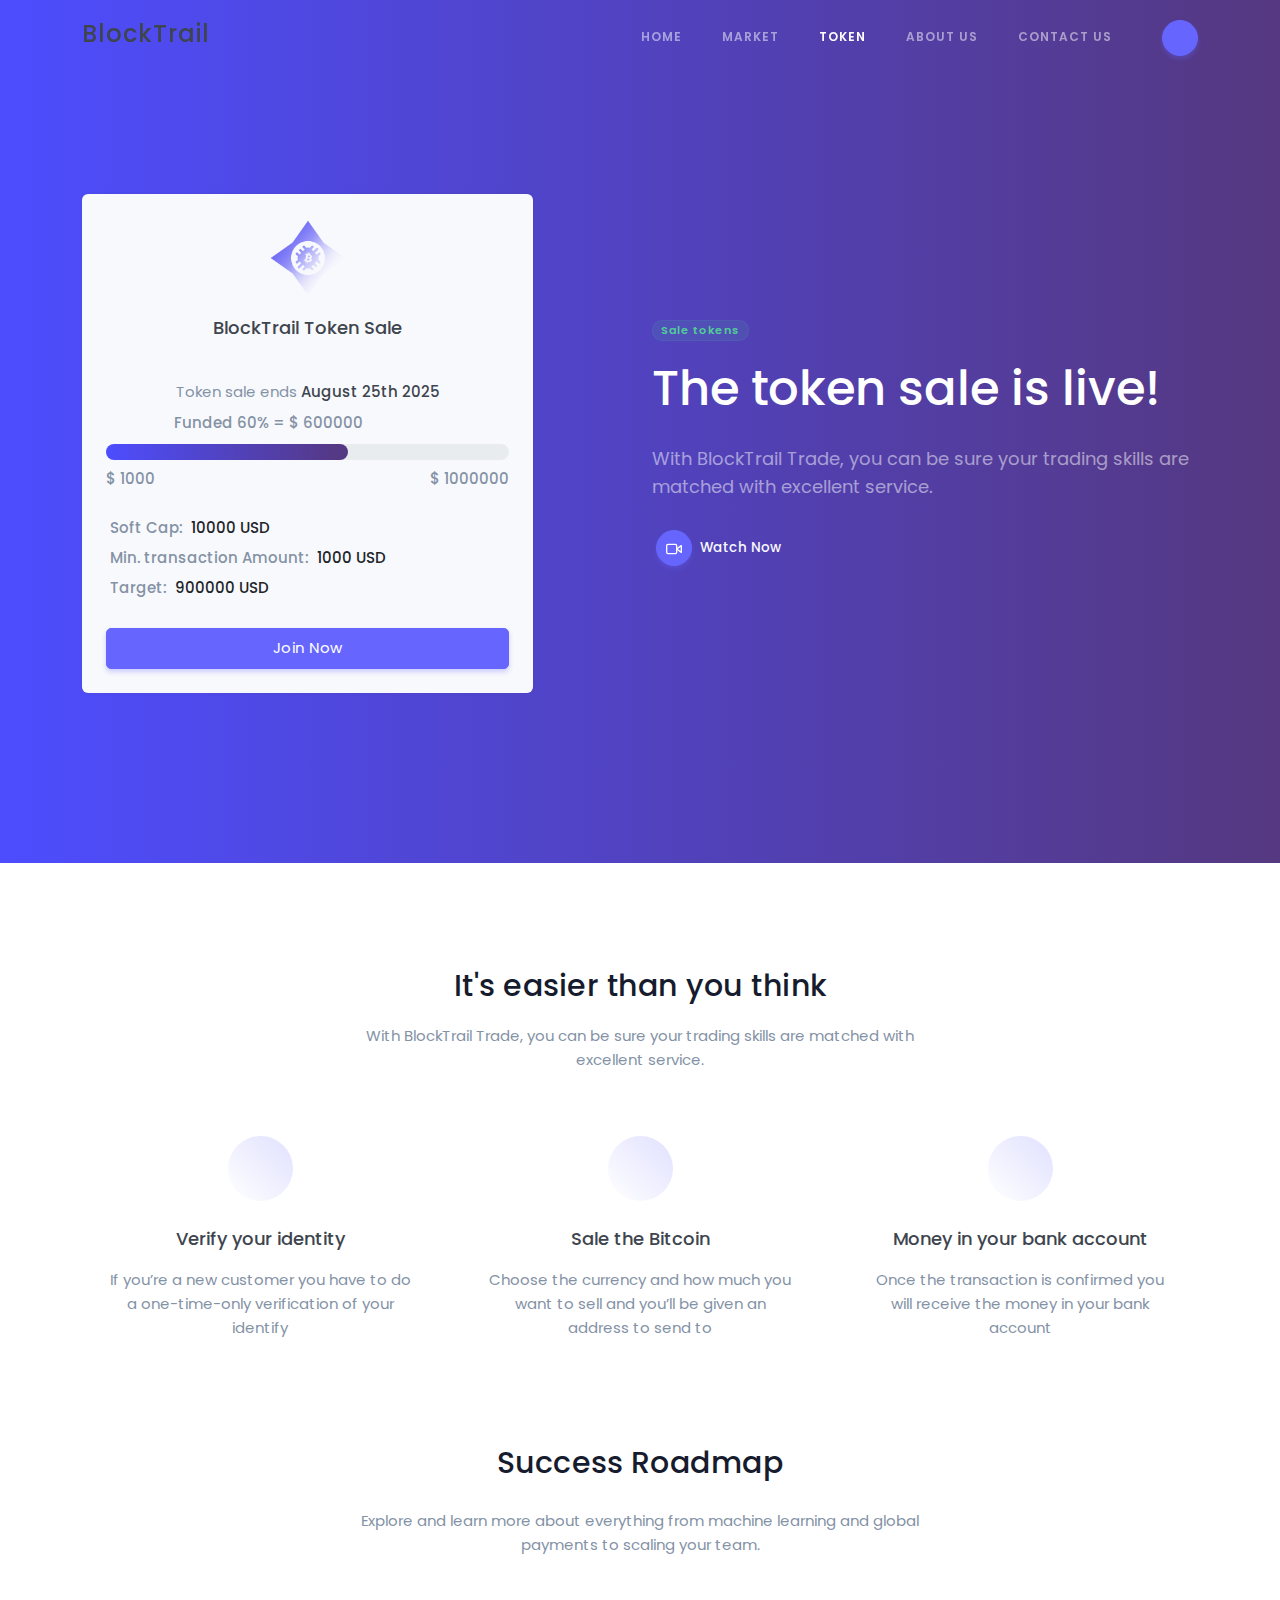
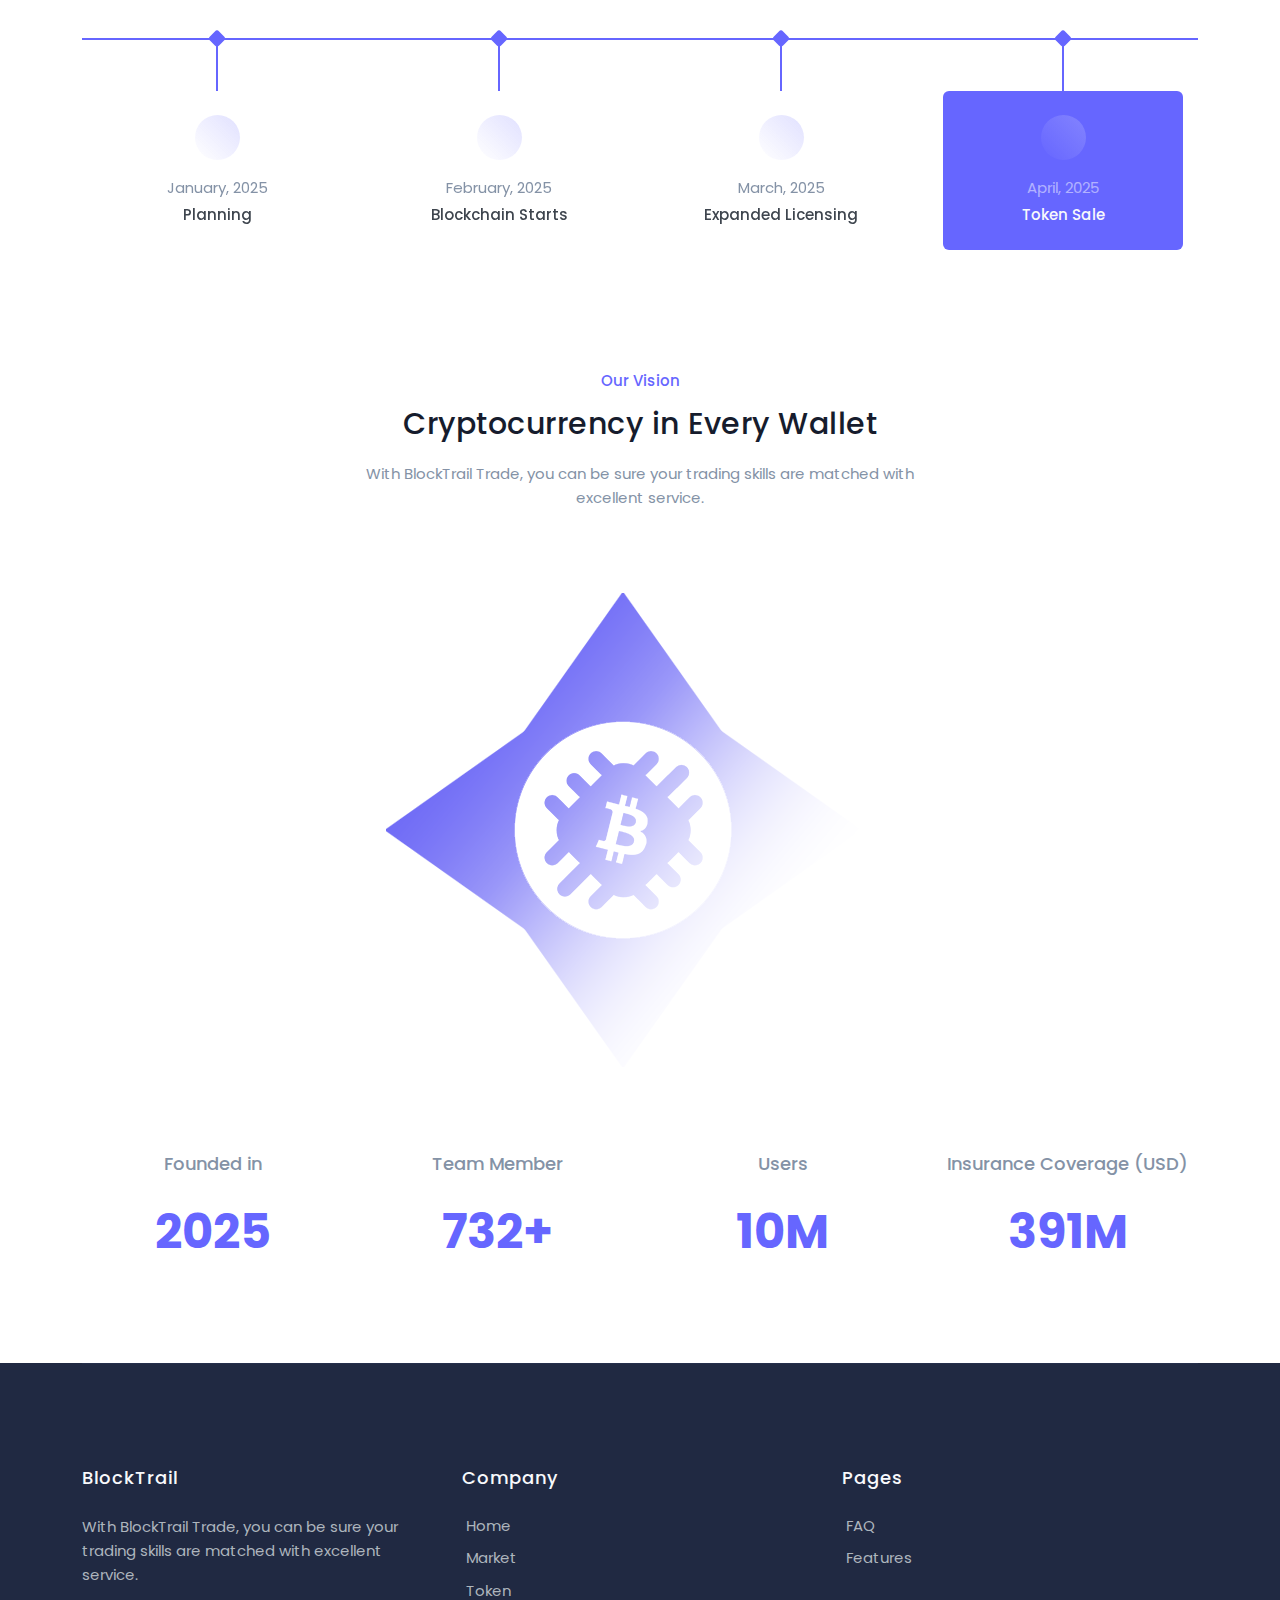
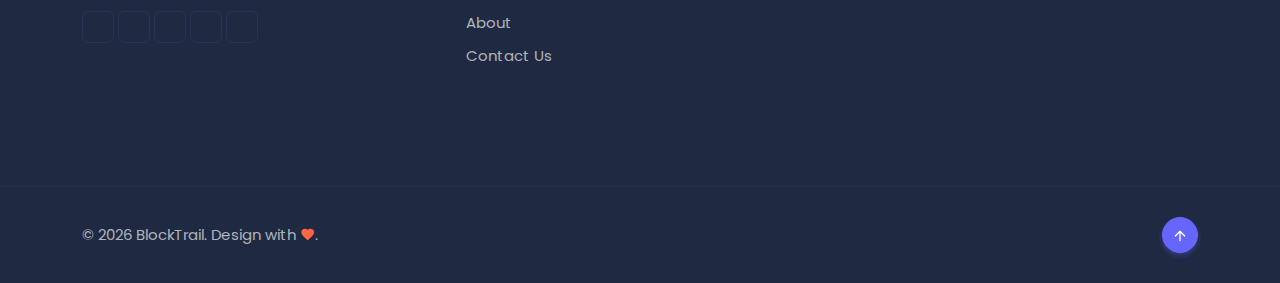
<file: token.html>
<!DOCTYPE html>
<!DOCTYPE html>
    <html lang="en">

    <head>
        <meta charset="utf-8" />
        <title>BlockTrail - Empowering You to Navigate the World of Cryptocurrency</title>
        <meta name="viewport" content="width=device-width, initial-scale=1.0">
        <meta name="description" content="Empowering You to Navigate the World of Cryptocurrency" />
        <meta name="keywords" content="Bitcoin, Cryptocurrency, Crypto, BTC, Cryptocoin, Buy Crypto, Sell Crypto" />
        <meta content="BlockTrail" name="author" />
        <meta content="1.0.0" name="version" />
        <!-- favicon -->
        <link rel="shortcut icon" href="images/favicon.ico">
        <!-- Bootstrap -->
        <link href="css/bootstrap.min.css" rel="stylesheet" type="text/css" />
        <link href="css/tiny-slider.css" rel="stylesheet" />
        <link href="css/materialdesignicons.min.css" rel="stylesheet" type="text/css" />
        <link href="https://unicons.iconscout.com/release/v4.0.0/css/line.css" rel="stylesheet">
        <!-- Main css -->
        <link href="css/style.css" rel="stylesheet" type="text/css" id="theme-opt" />
        <link href="css/colors/default.css" rel="stylesheet" id="color-opt">

    </head>

    <body>

        <!-- Navbar STart -->
        <header id="topnav" class="defaultscroll sticky">
            <div class="container">
                <!-- Logo Start-->
                <a class="logo" href="index.html">
                    <h4 style="padding-top:10%;">BlockTrail</h4>
                </a>
                <!-- Logo end-->
                
                <div class="menu-extras">
                    <div class="menu-item">
                        <!-- Mobile menu toggle-->
                        <a class="navbar-toggle" id="isToggle" onclick="toggleMenu()">
                            <div class="lines">
                                <span></span>
                                <span></span>
                                <span></span>
                            </div>
                        </a>
                        <!-- End mobile menu toggle-->
                    </div>
                </div>

                <!--Login button Start-->
                <ul class="buy-button list-inline mb-0">
                    <li class="list-inline-item search-icon mb-0">
                        <a href="javascript:void(0)" data-bs-toggle="offcanvas" data-bs-target="#offcanvasRight" aria-controls="offcanvasRight">
                            <div class="btn btn-icon btn-pills btn-primary"><i class="uil uil-user"></i></div>
                        </a>
                    </li>
                </ul>
                <!--Login button End-->
        
                <div id="navigation">
                    <!-- Navigation Menu-->   
                    <ul class="navigation-menu nav-right nav-light">

                        <li><a href="index.html" class="sub-menu-item">Home</a></li>
                        <li><a href="market.html" class="sub-menu-item">Market</a></li>
                        <li><a href="token.html" class="sub-menu-item">Token</a></li>
                        <li><a href="aboutus.html" class="sub-menu-item"> About Us</a></li>
                        <li><a href="contact.html" class="sub-menu-item">Contact Us</a></li>
                    </ul><!--end navigation menu-->
                </div><!--end navigation-->
            </div><!--end container-->
        </header><!--end header-->
        <!-- Navbar End -->
        
        <!-- Hero Start -->
        <section class="bg-half-170 d-flex align-items-center">
            <div class="bg-overlay bg-gradient-primary"></div>
            <div class="container">
                <div class="row mt-4 align-items-center">
                    <div class="col-lg-6 offset-lg-1 col-md-6 col-12 order-1 order-md-2">
                        <div class="title-heading">
                            <span class="badge bg-soft-success rounded-md">Sale tokens</span>
                            <h4 class="display-5 fw-medium text-white title-dark mt-3 mb-4">The token sale is live!</h4>
                            <p class="text-white-50 para-desc mx-auto mb-0">With BlockTrail Trade, you can be sure your trading skills are matched with excellent service.</p>
                            <div class="mt-4">
                                <a href="#" class="btn btn-icon btn-pills btn-primary m-1 lightbox"><i data-feather="video" class="icons"></i></a><small class="fw-medium text-light title-dark align-middle ms-1">Watch Now</small>
                            </div>
                        </div>
                    </div><!--end col-->

                    <div class="col-lg-5 col-md-6 col-12 mt-4 pt-2 mt-sm-0 pt-sm-0 order-2 order-md-1">
                        <div class="card border-0 shadow rounded p-4 bg-light overflow-hidden">
                            <img src="images/icon-gradient.png" class="avatar avatar-md-md d-block mx-auto" alt="">
                            <h5 class="text-center text-dark mt-3">BlockTrail Token Sale</h5>
                            <div class="row">
                                <div class="col-md-12 text-center">
                                    <div id="token-sale">
                                        <ul class="count-down list-unstyled m-0">
                                            <li id="days" class="count-number fw-medium mb-0 list-inline-item px-3"></li>
                                            <li id="hours" class="count-number fw-medium mb-0 list-inline-item px-3"></li>
                                            <li id="mins" class="count-number fw-medium mb-0 list-inline-item px-3"></li>
                                            <li id="secs" class="count-number fw-medium mb-0 list-inline-item px-3"></li>
                                            <li id="end" class="h1"></li>
                                        </ul>
                                    </div>
                                </div>
                            </div>
                            
                            <p class="text-muted text-center">Token sale ends <span class="text-dark fw-medium">August 25th 2025</span></p>

                            <div class="progress-box mt-4">
                                <div class="progress rounded-md" style="height: 16px;">
                                    <div class="progress-bar position-relative bg-gradient-primary rounded-md" style="width:60%;">
                                        <div class="progress-value d-block text-muted h6">Funded 60% = $ 600000</div>
                                    </div>
                                </div>
                                <div class="d-flex justify-content-between mt-2">
                                    <h6 class="title text-muted text-start mb-0">$ 1000</h6>
                                    <h6 class="title text-muted text-end mb-0">$ 1000000</h6>
                                </div>
                            </div><!--end process box-->

                            <ul class="list-unstyled mb-0 mt-4">
                                <li class="h6 mb-0"><i class="uil uil-arrow-circle-right text-primary align-middle fs-5 me-1"></i><span class="text-muted">Soft Cap:</span> &nbsp;10000 USD</li>
                                <li class="h6 mb-0"><i class="uil uil-arrow-circle-right text-primary align-middle fs-5 me-1"></i><span class="text-muted">Min. transaction Amount:</span> &nbsp;1000 USD</li>
                                <li class="h6 mb-0"><i class="uil uil-arrow-circle-right text-primary align-middle fs-5 me-1"></i><span class="text-muted">Target:</span> &nbsp;900000 USD</li>
                            </ul>

                            <div class="mt-4">
                                <a href="javascript:void(0)" class="btn btn-primary w-100">Join Now</a>
                            </div>
                        </div>
                    </div><!--end col-->
                </div><!--end row-->
            </div><!--end container--> 
        </section><!--end section-->
        <!-- Hero End -->

        <!-- Start -->
        <section class="section">
            <div class="container">
                <div class="row justify-content-center">
                    <div class="col-12">
                        <div class="section-title text-center mb-4 pb-2">
                            <h4 class="title mb-3">It's easier than you think</h4>
                            <p class="text-muted para-desc mx-auto mb-0">With BlockTrail Trade, you can be sure your trading skills are matched with excellent service.</p>
                        </div>
                    </div><!--end col-->
                </div><!--end row-->

                <div class="row justify-content-center">
                    <div class="col-lg-4 col-md-6 col-12 mt-4 pt-2">
                        <div class="feature feature-primary feature-clean rounded text-center px-4">
                            <div class="icons text-center">
                                <i class="uil uil-user-check d-block rounded-pill h3 mb-0 mx-auto"></i>
                            </div>
                            <div class="content mt-4">
                                <a href="javascript:void(0)" class="text-dark h5 title">Verify your identity</a>
                                <p class="text-muted mt-3 mb-0">If you’re a new customer you have to do a one-time-only verification of your identify</p>
                            </div>
                        </div>
                    </div><!--end col-->

                    <div class="col-lg-4 col-md-6 col-12 mt-4 pt-2">
                        <div class="feature feature-primary feature-clean rounded text-center px-4">
                            <div class="icons text-center">
                                <i class="uil uil-qrcode-scan d-block rounded-pill h3 mb-0 mx-auto"></i>
                            </div>
                            <div class="content mt-4">
                                <a href="javascript:void(0)" class="text-dark h5 title">Sale the Bitcoin</a>
                                <p class="text-muted mt-3 mb-0">Choose the currency and how much you want to sell and you’ll be given an address to send to</p>
                            </div>
                        </div>
                    </div><!--end col-->

                    <div class="col-lg-4 col-md-6 col-12 mt-4 pt-2">
                        <div class="feature feature-primary feature-clean rounded text-center px-4">
                            <div class="icons text-center">
                                <i class="uil uil-university d-block rounded-pill h3 mb-0 mx-auto"></i>
                            </div>
                            <div class="content mt-4">
                                <a href="javascript:void(0)" class="text-dark h5 title">Money in your bank account</a>
                                <p class="text-muted mt-3 mb-0">Once the transaction is confirmed you will receive the money in your bank account</p>
                            </div>
                        </div>
                    </div><!--end col-->
                </div><!--end container-->
            </div><!--end container-->
            
            <div class="container mt-100 mt-60">
                <div class="row">
                    <div class="col-12">
                        <div class="section-title text-center mb-4 pb-2">
                            <h4 class="title mb-4">Success Roadmap</h4>
                            <p class="text-muted mx-auto para-desc mb-0">Explore and learn more about everything from machine learning and global payments to  scaling your team.</p>
                        </div>
                    </div><!--end col-->
                </div><!--end row-->

                <div class="row">
                    <div class="col-12 mt-4 pt-2">
                        <div class="tiny-four-item tiny-timeline">
                            <div class="tiny-slide text-center">
                                <div class="card pt-4 border-0 feature key-feature feature-primary item-box">
                                    <div class="icon text-center rounded-pill mx-auto mb-3 fs-5">
                                        <i class="uil uil-pen"></i>
                                    </div>
                                    <p class="text-muted mb-0">January, 2025</p>
                                    <h6 class="mb-0 mt-1 text-dark">Planning</h6>
                                </div>
                            </div>

                            <div class="tiny-slide text-center">
                                <div class="card pt-4 border-0 feature key-feature feature-primary item-box">
                                    <div class="icon text-center rounded-pill mx-auto mb-3 fs-5">
                                        <i class="uil uil-bitcoin"></i>
                                    </div>
                                    <p class="text-muted mb-0">February, 2025</p>
                                    <h6 class="mb-0 mt-1 text-dark">Blockchain Starts</h6>
                                </div>
                            </div>

                            <div class="tiny-slide text-center">
                                <div class="card pt-4 border-0 feature key-feature feature-primary item-box">
                                    <div class="icon text-center rounded-pill mx-auto mb-3 fs-5">
                                        <i class="uil uil-clipboard-blank"></i>
                                    </div>
                                    <p class="text-muted mb-0">March, 2025</p>
                                    <h6 class="mb-0 mt-1 text-dark">Expanded Licensing</h6>
                                </div>
                            </div>

                            <div class="tiny-slide text-center">
                                <div class="card p-4 border-0 feature key-feature feature-light bg-primary item-box">
                                    <div class="icon text-center rounded-pill mx-auto mb-3 fs-5">
                                        <i class="uil uil-money-insert"></i>
                                    </div>
                                    <p class="text-white-50 mb-0">April, 2025</p>
                                    <h6 class="text-light title-dark mb-0 mt-1">Token Sale</h6>
                                </div>
                            </div>

                            <div class="tiny-slide text-center">
                                <div class="card pt-4 border-0 feature key-feature feature-primary item-box">
                                    <div class="icon text-center rounded-pill mx-auto mb-3 fs-5">
                                        <i class="uil uil-airplay"></i>
                                    </div>
                                    <p class="text-muted mb-0">May, 2025</p>
                                    <h6 class="mb-0 mt-1 text-dark">Project Launch</h6>
                                </div>
                            </div>

                            <div class="tiny-slide text-center">
                                <div class="card pt-4 border-0 feature key-feature feature-primary item-box">
                                    <div class="icon text-center rounded-pill mx-auto mb-3 fs-5">
                                        <i class="uil uil-euro-circle"></i>
                                    </div>
                                    <p class="text-muted mb-0">June, 2025</p>
                                    <h6 class="mb-0 mt-1 text-dark">Tier 5 sold</h6>
                                </div>
                            </div>

                            <div class="tiny-slide text-center">
                                <div class="card pt-4 border-0 feature key-feature feature-primary item-box">
                                    <div class="icon text-center rounded-pill mx-auto mb-3 fs-5">
                                        <i class="uil uil-desktop"></i>
                                    </div>
                                    <p class="text-muted mb-0">December, 2025</p>
                                    <h6 class="mb-0 mt-1 text-dark">Project Live</h6>
                                </div>
                            </div>
                        </div>
                    </div><!--end col-->
                </div><!--end row-->
            </div><!--end container-->

            <div class="container mt-100 mt-60">
                <div class="row justify-content-center">
                    <div class="col-12">
                        <div class="section-title text-center mb-4 pb-2">
                            <h6 class="text-primary">Our Vision</h6>
                            <h4 class="title mb-3 mt-2">Cryptocurrency in Every Wallet</h4>

                            <p class="text-muted para-desc mx-auto mb-0">With BlockTrail Trade, you can be sure your trading skills are matched with excellent service.</p>
                        </div>
                    </div><!--end col-->
                </div><!--end row-->

                <div class="row justify-content-center my-4 py-2">
                    <div class="col-md-6">
                        <img src="images/icon-gradient.png" class="img-fluid" alt="">
                    </div><!--end col-->
                </div><!--end row-->

                <div class="row justify-content-center">
                    <div class="col-lg-3 col-md-6 mt-4 pt-2">
                        <div class="text-center">
                            <h5 class="text-muted mb-0">Founded in</h5>
                            <h2 class="mb-0 display-5 mt-4 fw-bold text-primary"><span class="counter-value" data-target="2025">2025</span></h2>
                        </div>
                    </div><!--end col-->

                    <div class="col-lg-3 col-md-6 mt-4 pt-2">
                        <div class="text-center">
                            <h5 class="text-muted mb-0">Team Member</h5>
                            <h2 class="mb-0 display-5 mt-4 fw-bold text-primary"><span class="counter-value" data-target="1000">551</span>+</h2>
                        </div>
                    </div><!--end col-->

                    <div class="col-lg-3 col-md-6 mt-4 pt-2">
                        <div class="text-center">
                            <h5 class="text-muted mb-0">Users</h5>
                            <h2 class="mb-0 display-5 mt-4 fw-bold text-primary"><span class="counter-value" data-target="10">1</span>M</h2>
                        </div>
                    </div><!--end col-->

                    <div class="col-lg-3 col-md-6 mt-4 pt-2">
                        <div class="text-center">
                            <h5 class="text-muted mb-0">Insurance Coverage (USD)</h5>
                            <h2 class="mb-0 display-5 mt-4 fw-bold text-primary"><span class="counter-value" data-target="410">210</span>M</h2>
                        </div>
                    </div><!--end col-->
                </div><!--end row-->
            </div><!--end container-->
        </section><!--end section-->
        <!-- Vision End -->

         <!-- Footer Start -->
         <footer class="bg-footer">
    
            <div class="container">
                <div class="row">
                    <div class="col-12">
                        <div class="footer-py-100 footer-border-top">
                            <div class="row">
                                <div class="col-lg-4 col-12 mb-0 mb-md-4 pb-0 pb-md-2">
                                    <a href="index.html" class="logo-footer">
                                        <h5 class="text-light footer-head">BlockTrail</h5>
                                    </a>
                                    <p class="text-foot mt-4">With BlockTrail Trade, you can be sure your trading skills are matched with excellent service.</p>
                                    <ul class="list-unstyled social-icon foot-social-icon mb-0 mt-4">
                            <li class="list-inline-item"><a href="#" target="_blank" class="rounded"><i class="uil uil-dribbble align-middle" title="dribbble"></i></a></li>
                            <li class="list-inline-item"><a href="#" target="_blank" class="rounded"><i class="uil uil-linkedin" title="Linkedin"></i></a></li>
                            <li class="list-inline-item"><a href="#" target="_blank" class="rounded"><i class="uil uil-facebook-f align-middle" title="facebook"></i></a></li>
                            <li class="list-inline-item"><a href="#" target="_blank" class="rounded"><i class="uil uil-instagram align-middle" title="instagram"></i></a></li>
                            <li class="list-inline-item"><a href="#" target="_blank" class="rounded"><i class="uil uil-twitter align-middle" title="twitter"></i></a></li>
                                    </ul><!--end icon-->
                                </div><!--end col-->

                                <div class="col-lg-4 col-md-4 col-12 mt-4 mt-sm-0 pt-2 pt-sm-0">
                                    <h5 class="text-light footer-head">Company</h5>
                                    <ul class="list-unstyled footer-list mt-4">
                                        <li><a href="index.html" class="text-foot"><i class="uil uil-angle-right-b me-1"></i>Home</a></li>
                                        <li><a href="market.html" class="text-foot"><i class="uil uil-angle-right-b me-1"></i>Market</a></li>
                                        <li><a href="token.html" class="text-foot"><i class="uil uil-angle-right-b me-1"></i>Token</a></li>
                                        <li><a href="aboutus.html" class="text-foot"><i class="uil uil-angle-right-b me-1"></i>About</a></li>
                                        <li><a href="contact.html" class="text-foot"><i class="uil uil-angle-right-b me-1"></i>Contact Us</a></li>
                                    </ul>
                                </div><!--end col-->
                                
                                <div class="col-lg-4 col-md-4 col-12 mt-4 mt-sm-0 pt-2 pt-sm-0">
                                    <h5 class="text-light footer-head">Pages</h5>
                                    <ul class="list-unstyled footer-list mt-4">
                                        <li><a href="#" class="text-foot"><i class="uil uil-angle-right-b me-1"></i>FAQ</a></li>
                                        <li><a href="#" class="text-foot"><i class="uil uil-angle-right-b me-1"></i>Features</a></li>
                                    </ul>
                                </div><!--end col-->
                            </div><!--end row-->
                        </div>
                    </div><!--end col-->
                </div><!--end row-->
            </div><!--end container-->

            <div class="footer-py-30 footer-border-top">
                <div class="container">
                    <div class="row align-items-center">
                        <div class="col-sm-8">
                            <div class="text-sm-start text-center">
                                <p class="mb-0 text-foot">© <script>document.write(new Date().getFullYear())</script> BlockTrail. Design with <i class="mdi mdi-heart text-danger"></i>.</p>
                            </div>
                        </div><!--end col-->
    
                        <div class="col-sm-4 mt-4 mt-sm-0">
                            <div class="text-sm-end text-center">
                                <a href="#" onclick="topFunction()" id="back-to-top" class="btn btn-pills btn-icon btn-primary back-to-top"><i data-feather="arrow-up" class="icons"></i></a>
                            </div>                            
                        </div><!--end col-->
                    </div><!--end row-->
                </div><!--end container-->
            </div>
        </footer><!--end footer-->
        <!-- Footer End -->
        
        
        
        
        <!-- javascript -->
        <script src="js/bootstrap.bundle.min.js"></script>
        <script src="js/tiny-slider.js "></script>
        <script src="js/feather.min.js"></script>
        
        <!-- Main Js -->
        <script src="js/plugins.init.js"></script>
        <script src="js/app.js"></script>
        
    </body>

</html>
</file>
<file: css/tiny-slider.css>
.tns-outer{padding:0 !important}.tns-outer [hidden]{display:none !important}.tns-outer [aria-controls],.tns-outer [data-action]{cursor:pointer}.tns-slider{-webkit-transition:all 0s;-moz-transition:all 0s;transition:all 0s}.tns-slider>.tns-item{-webkit-box-sizing:border-box;-moz-box-sizing:border-box;box-sizing:border-box}.tns-horizontal.tns-subpixel{white-space:nowrap}.tns-horizontal.tns-subpixel>.tns-item{display:inline-block;vertical-align:top;white-space:normal}.tns-horizontal.tns-no-subpixel:after{content:'';display:table;clear:both}.tns-horizontal.tns-no-subpixel>.tns-item{float:left}.tns-horizontal.tns-carousel.tns-no-subpixel>.tns-item{margin-right:-100%}.tns-no-calc{position:relative;left:0}.tns-gallery{position:relative;left:0;min-height:1px}.tns-gallery>.tns-item{position:absolute;left:-100%;-webkit-transition:transform 0s, opacity 0s;-moz-transition:transform 0s, opacity 0s;transition:transform 0s, opacity 0s}.tns-gallery>.tns-slide-active{position:relative;left:auto !important}.tns-gallery>.tns-moving{-webkit-transition:all 0.25s;-moz-transition:all 0.25s;transition:all 0.25s}.tns-autowidth{display:inline-block}.tns-lazy-img{-webkit-transition:opacity 0.6s;-moz-transition:opacity 0.6s;transition:opacity 0.6s;opacity:0.6}.tns-lazy-img.tns-complete{opacity:1}.tns-ah{-webkit-transition:height 0s;-moz-transition:height 0s;transition:height 0s}.tns-ovh{overflow:hidden}.tns-visually-hidden{position:absolute;left:-10000em}.tns-transparent{opacity:0;visibility:hidden}.tns-fadeIn{opacity:1;filter:alpha(opacity=100);z-index:0}.tns-normal,.tns-fadeOut{opacity:0;filter:alpha(opacity=0);z-index:-1}.tns-vpfix{white-space:nowrap}.tns-vpfix>div,.tns-vpfix>li{display:inline-block}.tns-t-subp2{margin:0 auto;width:310px;position:relative;height:10px;overflow:hidden}.tns-t-ct{width:2333.3333333%;width:-webkit-calc(100% * 70 / 3);width:-moz-calc(100% * 70 / 3);width:calc(100% * 70 / 3);position:absolute;right:0}.tns-t-ct:after{content:'';display:table;clear:both}.tns-t-ct>div{width:1.4285714%;width:-webkit-calc(100% / 70);width:-moz-calc(100% / 70);width:calc(100% / 70);height:10px;float:left}

/*# sourceMappingURL=tiny-slider.css.map */
</file>
<file: css/colors/default.css>
.bg-primary,
.bg-soft-primary,
.btn-primary,
.btn-soft-primary:hover, 
.btn-soft-primary:focus, 
.btn-soft-primary:active, 
.btn-soft-primary.active, 
.btn-soft-primary.focus,
.btn-outline-primary:hover, 
.btn-outline-primary:focus, 
.btn-outline-primary:active, 
.btn-outline-primary.active, 
.btn-outline-primary.focus, 
.btn-outline-primary:not(:disabled):not(.disabled):active,
.pagination .page-item.active .page-link,
.form-check-input.form-check-input:checked,
.nav-pills .nav-link.active,
#preloader #status .spinner .double-bounce1, 
#preloader #status .spinner .double-bounce2,
.social-icon li a:hover,
#topnav .navbar-toggle.open span:hover,
.feature.feature-primary .btn-color,
.feature.feature-primary .btn-soft:hover, 
.feature.feature-primary .btn-soft:focus, 
.feature.feature-primary .btn-soft:active, 
.feature.feature-primary .btn-soft.active, 
.feature.feature-primary .btn-soft.focus,
.tns-nav button.tns-nav-active,
.tiny-timeline:before,
.tiny-timeline .item-box:before, 
.tiny-timeline .item-box:after,
.tagcloud > a:hover,
.nft-items.nft-item-primary .bg-color,
.nft-creator.nft-creator-primary .btn {
    background-color: #6666ff !important;
}

.btn-primary,
.btn-soft-primary:hover, 
.btn-soft-primary:focus, 
.btn-soft-primary:active, 
.btn-soft-primary.active, 
.btn-soft-primary.focus,
.btn-outline-primary,
.btn-outline-primary:hover, 
.btn-outline-primary:focus, 
.btn-outline-primary:active, 
.btn-outline-primary.active, 
.btn-outline-primary.focus, 
.btn-outline-primary:not(:disabled):not(.disabled):active,
.alert-primary,
.alert-outline-primary,
.pagination .page-item.active .page-link,
.form-control:focus,
.form-check-input:focus,
.form-check-input.form-check-input:checked,
.social-icon li a:hover,
#topnav .has-submenu.active.active .menu-arrow,
#topnav .has-submenu .submenu .has-submenu:hover .submenu-arrow,
#topnav.scroll .navigation-menu > li:hover > .menu-arrow, 
#topnav.scroll .navigation-menu > li.active > .menu-arrow,
#topnav.nav-sticky .navigation-menu.nav-light > li:hover > .menu-arrow, 
#topnav.nav-sticky .navigation-menu.nav-light > li.active > .menu-arrow,
#topnav .navigation-menu > li:hover > .menu-arrow,
.feature.feature-primary .btn-color,
.feature.feature-primary .btn-soft:hover, 
.feature.feature-primary .btn-soft:focus, 
.feature.feature-primary .btn-soft:active, 
.feature.feature-primary .btn-soft.active, 
.feature.feature-primary .btn-soft.focus,
.tns-nav button.tns-nav-active,
.nft-creator.nft-creator-primary .btn {
    border-color: #6666ff !important;
}

.text-primary,
.btn-soft-primary,
.btn-outline-primary,
.alert-outline-primary,
.breadcrumb .breadcrumb-item a:hover,
.breadcrumb .breadcrumb-item.active,
.accordion .accordion-item .accordion-button:after,
.accordion .accordion-item .accordion-button:not(.collapsed),
.apps-links:hover .icon,
#topnav .has-submenu.active .submenu li.active > a,
#topnav .navigation-menu > li:hover > a,
#topnav .navigation-menu > li.active > a,
#topnav .navigation-menu > li > a:hover, 
#topnav .navigation-menu > li > a:active,
#topnav.scroll .navigation-menu > li:hover > a, 
#topnav.scroll .navigation-menu > li.active > a,
#topnav.nav-sticky .navigation-menu.nav-light > li.active > a,
#topnav.nav-sticky .navigation-menu.nav-light > li:hover > a, 
#topnav .navigation-menu > li .submenu li a:hover,
#topnav .navigation-menu > li:hover > a,
#topnav .navigation-menu > li.active > a,
#topnav .navigation-menu > li > a:hover,
#topnav .navigation-menu > li .submenu li a:hover,
#topnav .navigation-menu > li.has-submenu.open > a,
#topnav .has-submenu.active a,
#navmenu-nav li.active a,
#navmenu-nav li.account-menu.active .navbar-link, 
#navmenu-nav li.account-menu:hover .navbar-link,
.feature.feature-primary .icons i,
.feature.feature-primary .title:hover,
.feature.feature-primary .link,
.feature.feature-primary .btn-soft,
.key-feature.feature-primary .icon,
.blog.blog-primary .title:hover,
.blog.blog-primary .link,
.nft-items.nft-item-primary .content .title:hover,
.nft-items.nft-item-primary .content .author .name:hover,
.nft-creator.nft-creator-primary .content .author .name:hover,
.nft-creator.nft-creator-primary .bg-soft,
.nft-creator.nft-creator-primary .read-more:hover,
.nft-collection.nft-col-primary .content .author .name:hover,
.nft-collection.nft-col-primary .content .title:hover,
.nft-collection.nft-col-primary .content .bg-soft {
    color: #6666ff !important;
}

a.text-primary:hover, a.text-primary:focus {
    color: #4d4dff !important;
}

.bg-soft-primary,
.btn-soft-primary,
.feature.feature-primary .btn-soft,
.nft-creator.nft-creator-primary .bg-soft,
.nft-collection.nft-col-primary .content .bg-soft {
    background-color: rgba(102, 102, 255, 0.1) !important;
    border: 1px solid rgba(102, 102, 255, 0.1) !important;
}

.btn-primary,
.btn-outline-primary:hover, 
.btn-outline-primary:focus, 
.btn-outline-primary:active, 
.btn-outline-primary.active, 
.btn-outline-primary.focus, 
.btn-outline-primary:not(:disabled):not(.disabled):active,
.feature.feature-primary .btn-color,
.feature.feature-primary .btn-soft,
.nft-creator.nft-creator-primary .btn {
    box-shadow: 0 3px 5px 0 rgba(102, 102, 255, 0.3) !important;
}

.btn-primary:hover, 
.btn-primary:focus, 
.btn-primary:active, 
.btn-primary.active, 
.btn-primary.focus,
.feature.feature-primary .btn-color:hover, 
.feature.feature-primary .btn-color:focus, 
.feature.feature-primary .btn-color:active, 
.feature.feature-primary .btn-color.active, 
.feature.feature-primary .btn-color.focus,
.nft-creator.nft-creator-primary .btn:hover, 
.nft-creator.nft-creator-primary .btn:focus, 
.nft-creator.nft-creator-primary .btn:active, 
.nft-creator.nft-creator-primary .btn.active, 
.nft-creator.nft-creator-primary .btn.focus {
    background-color: #3333ff !important;
    border-color: #3333ff !important;
}

.alert-primary,
.pagination .page-item .page-link:hover {
    background-color: rgba(102, 102, 255, 0.9) !important;
}

.alert-primary .alert-link {
    color: #000000 !important;
}

.pagination .page-item .page-link:hover {
    border-color: rgba(102, 102, 255, 0.9) !important;
}

::selection {
    background: rgba(102, 102, 255, 0.9) !important;
}

.bg-gradient-primary {
    background: linear-gradient(to left, #553880 0%, #4d4dff 100%) !important;
}

.feature.feature-primary .icons i,
.key-feature.feature-primary .icon {
    background: linear-gradient(45deg, transparent, rgba(102, 102, 255, 0.2)) !important;
}

.tns-nav button {
    background: rgba(102, 102, 255, 0.5) !important;    
}
</file>
<file: css/style.css>
/*********************************/
/*         INDEX                 */
/*================================
 *     01.  Variables            *
 *     02.  Bootstrap Custom     *
 *     03.  Components           *
 *     04.  General              *
 *     05.  Helper               *
 *     06.  Menu                 *
 *     07.  Home / Landing       *
 *     08.  Features / Services  *
 *     09.  Testimonial          *
 *     10.  Price                *
 *     11.  Blog / Careers / Job *
 *     12.  Team                 *
 *     13.  Filter               *
 *     14.  Countdown            *
 *     15.  Footer               *
 ================================*/
/*********************************/
/*         Variables             */
/*===============================*/
@import url("https://fonts.googleapis.com/css2?family=Heebo&family=Poppins:wght@400;500;600;700&display=swap");
/*********************************/
/*         Bootstrap-custom      */
/*===============================*/
@media (min-width: 1400px) {
  .container {
    max-width: 1140px !important;
  }
}

.row > * {
  position: relative;
}

h1, .h1 {
  font-size: 42px !important;
}

h2, .h2 {
  font-size: 36px !important;
}

h3, .h3 {
  font-size: 30px !important;
}

h4, .h4 {
  font-size: 24px !important;
}

h5, .h5 {
  font-size: 18px !important;
}

h6, .h6 {
  font-size: 15px !important;
}

.display-1 {
  font-size: 80px !important;
}

.display-2 {
  font-size: 72px !important;
}

.display-3 {
  font-size: 64px !important;
}

.display-4 {
  font-size: 56px !important;
}

.display-5 {
  font-size: 48px !important;
}

.display-6 {
  font-size: 40px !important;
}

.bg-primary {
  background-color: #6666ff !important;
}

.bg-soft-primary {
  background-color: rgba(102, 102, 255, 0.1) !important;
  border: 1px solid rgba(102, 102, 255, 0.1) !important;
  color: #6666ff !important;
}

.text-primary {
  color: #6666ff !important;
}

a.text-primary:hover, a.text-primary:focus {
  color: #4d4dff !important;
}

.bg-secondary {
  background-color: #5a6d90 !important;
}

.bg-soft-secondary {
  background-color: rgba(90, 109, 144, 0.1) !important;
  border: 1px solid rgba(90, 109, 144, 0.1) !important;
  color: #5a6d90 !important;
}

.text-secondary {
  color: #5a6d90 !important;
}

a.text-secondary:hover, a.text-secondary:focus {
  color: #506180 !important;
}

.bg-success {
  background-color: #52cc99 !important;
}

.bg-soft-success {
  background-color: rgba(82, 204, 153, 0.1) !important;
  border: 1px solid rgba(82, 204, 153, 0.1) !important;
  color: #52cc99 !important;
}

.text-success {
  color: #52cc99 !important;
}

a.text-success:hover, a.text-success:focus {
  color: #3ec68d !important;
}

.bg-warning {
  background-color: #ffbf66 !important;
}

.bg-soft-warning {
  background-color: rgba(255, 191, 102, 0.1) !important;
  border: 1px solid rgba(255, 191, 102, 0.1) !important;
  color: #ffbf66 !important;
}

.text-warning {
  color: #ffbf66 !important;
}

a.text-warning:hover, a.text-warning:focus {
  color: #ffb44d !important;
}

.bg-info {
  background-color: #66ccff !important;
}

.bg-soft-info {
  background-color: rgba(102, 204, 255, 0.1) !important;
  border: 1px solid rgba(102, 204, 255, 0.1) !important;
  color: #66ccff !important;
}

.text-info {
  color: #66ccff !important;
}

a.text-info:hover, a.text-info:focus {
  color: #4dc4ff !important;
}

.bg-danger {
  background-color: #ff6647 !important;
}

.bg-soft-danger {
  background-color: rgba(255, 102, 71, 0.1) !important;
  border: 1px solid rgba(255, 102, 71, 0.1) !important;
  color: #ff6647 !important;
}

.text-danger {
  color: #ff6647 !important;
}

a.text-danger:hover, a.text-danger:focus {
  color: #ff512e !important;
}

.bg-dark {
  background-color: #3e454e !important;
}

.bg-soft-dark {
  background-color: rgba(62, 69, 78, 0.1) !important;
  border: 1px solid rgba(62, 69, 78, 0.1) !important;
  color: #3e454e !important;
}

.text-dark {
  color: #3e454e !important;
}

a.text-dark:hover, a.text-dark:focus {
  color: #333840 !important;
}

.bg-muted {
  background-color: #8492a6 !important;
}

.bg-soft-muted {
  background-color: rgba(132, 146, 166, 0.1) !important;
  border: 1px solid rgba(132, 146, 166, 0.1) !important;
  color: #8492a6 !important;
}

.text-muted {
  color: #8492a6 !important;
}

a.text-muted:hover, a.text-muted:focus {
  color: #75859b !important;
}

.bg-light {
  background-color: #f8f9fc !important;
}

.bg-soft-light {
  background-color: rgba(248, 249, 252, 0.1) !important;
  border: 1px solid rgba(248, 249, 252, 0.1) !important;
  color: #f8f9fc !important;
}

.text-light {
  color: #f8f9fc !important;
}

a.text-light:hover, a.text-light:focus {
  color: #e6eaf4 !important;
}

.bg-footer {
  background-color: #202942 !important;
}

.bg-soft-footer {
  background-color: rgba(32, 41, 66, 0.1) !important;
  border: 1px solid rgba(32, 41, 66, 0.1) !important;
  color: #202942 !important;
}

.text-footer {
  color: #202942 !important;
}

a.text-footer:hover, a.text-footer:focus {
  color: #181e30 !important;
}

.bg-gradient-primary {
  background: linear-gradient(to left, #553880 0%, #4d4dff 100%);
}

.bg-gradient-primary-2 {
  background: linear-gradient(to bottom, #e02600 0%, blue 100%);
}

.d-flex .flex-1 {
  flex: 1;
}

.bg-black {
  background: #161c2d !important;
}

video:focus {
  outline: none;
}

.list-inline-item:not(:last-child) {
  margin-right: 0px;
  margin-bottom: 5px;
}

.rounded {
  border-radius: 6px !important;
}

.rounded-top {
  border-top-left-radius: 6px !important;
  border-top-right-radius: 6px !important;
}

.rounded-left {
  border-top-left-radius: 6px !important;
  border-bottom-left-radius: 6px !important;
}

.rounded-bottom {
  border-bottom-left-radius: 6px !important;
  border-bottom-right-radius: 6px !important;
}

.rounded-right {
  border-top-right-radius: 6px !important;
  border-bottom-right-radius: 6px !important;
}

.rounded-md {
  border-radius: 10px !important;
}

.rounded-lg {
  border-radius: 30px !important;
}

.border {
  border: 1px solid #e9ecef !important;
}

.border-top {
  border-top: 1px solid #e9ecef !important;
}

.border-bottom {
  border-bottom: 1px solid #e9ecef !important;
}

.border-left {
  border-left: 1px solid #e9ecef !important;
}

.border-right {
  border-right: 1px solid #e9ecef !important;
}

.small, small {
  font-size: 90%;
}

.card {
  background: transparent;
}

.card .card-body {
  padding: 1.5rem;
}

.offcanvas .offcanvas-header .btn-close {
  color: #3e454e;
  background: none;
}

.offcanvas .offcanvas-header .btn-close:focus {
  box-shadow: none;
}

.fw-medium {
  font-weight: 600;
}

.fw-bold {
  font-weight: 700;
}

.opacity-05 {
  opacity: 0.05;
}

.opacity-075 {
  opacity: 0.075;
}

.opacity-1 {
  opacity: 0.1;
}

.opacity-2 {
  opacity: 0.2;
}

.opacity-3 {
  opacity: 0.3;
}

.opacity-4 {
  opacity: 0.4;
}

.opacity-5 {
  opacity: 0.5;
}

.opacity-6 {
  opacity: 0.6;
}

.opacity-7 {
  opacity: 0.7;
}

.opacity-8 {
  opacity: 0.8;
}

.opacity-9 {
  opacity: 0.9;
}

@media (max-width: 768px) {
  .display-1 {
    font-size: 56px !important;
  }
  .display-2 {
    font-size: 50px !important;
  }
  .display-3 {
    font-size: 42px !important;
  }
  .display-4 {
    font-size: 36px !important;
  }
  .display-5 {
    font-size: 34px !important;
  }
  .display-6 {
    font-size: 32px !important;
  }
}

.modal .modal-dialog .modal-content .modal-header button.btn-close {
  background: none;
  color: #3e454e;
}

.modal .modal-dialog .modal-content button.btn-close {
  background: none;
  color: #3e454e;
}

.modal .modal-dialog .modal-content button.btn-close .modal-icon {
  position: relative;
  top: -10px;
}

.modal .modal-dialog.modal-sm {
  max-width: 450px;
}

/*********************************/
/*         Components            */
/*===============================*/
.btn-primary {
  background-color: #6666ff !important;
  border: 1px solid #6666ff !important;
  color: #ffffff !important;
  box-shadow: 0 3px 5px 0 rgba(102, 102, 255, 0.3);
}

.btn-primary:hover, .btn-primary:focus, .btn-primary:active, .btn-primary.active, .btn-primary.focus {
  background-color: #3333ff !important;
  border-color: #3333ff !important;
  color: #ffffff !important;
}

.btn-soft-primary {
  background-color: rgba(102, 102, 255, 0.1) !important;
  border: 1px solid rgba(102, 102, 255, 0.1) !important;
  color: #6666ff !important;
  box-shadow: 0 3px 5px 0 rgba(102, 102, 255, 0.3);
}

.btn-soft-primary:hover, .btn-soft-primary:focus, .btn-soft-primary:active, .btn-soft-primary.active, .btn-soft-primary.focus {
  background-color: #6666ff !important;
  border-color: #6666ff !important;
  color: #ffffff !important;
}

.btn-outline-primary {
  border: 1px solid #6666ff;
  color: #6666ff;
  background-color: transparent;
}

.btn-outline-primary:hover, .btn-outline-primary:focus, .btn-outline-primary:active, .btn-outline-primary.active, .btn-outline-primary.focus, .btn-outline-primary:not(:disabled):not(.disabled):active {
  background-color: #6666ff;
  border-color: #6666ff;
  color: #ffffff !important;
  box-shadow: 0 3px 5px 0 rgba(102, 102, 255, 0.3);
}

.btn-secondary {
  background-color: #5a6d90 !important;
  border: 1px solid #5a6d90 !important;
  color: #ffffff !important;
  box-shadow: 0 3px 5px 0 rgba(90, 109, 144, 0.3);
}

.btn-secondary:hover, .btn-secondary:focus, .btn-secondary:active, .btn-secondary.active, .btn-secondary.focus {
  background-color: #465571 !important;
  border-color: #465571 !important;
  color: #ffffff !important;
}

.btn-soft-secondary {
  background-color: rgba(90, 109, 144, 0.1) !important;
  border: 1px solid rgba(90, 109, 144, 0.1) !important;
  color: #5a6d90 !important;
  box-shadow: 0 3px 5px 0 rgba(90, 109, 144, 0.3);
}

.btn-soft-secondary:hover, .btn-soft-secondary:focus, .btn-soft-secondary:active, .btn-soft-secondary.active, .btn-soft-secondary.focus {
  background-color: #5a6d90 !important;
  border-color: #5a6d90 !important;
  color: #ffffff !important;
}

.btn-outline-secondary {
  border: 1px solid #5a6d90;
  color: #5a6d90;
  background-color: transparent;
}

.btn-outline-secondary:hover, .btn-outline-secondary:focus, .btn-outline-secondary:active, .btn-outline-secondary.active, .btn-outline-secondary.focus, .btn-outline-secondary:not(:disabled):not(.disabled):active {
  background-color: #5a6d90;
  border-color: #5a6d90;
  color: #ffffff !important;
  box-shadow: 0 3px 5px 0 rgba(90, 109, 144, 0.3);
}

.btn-success {
  background-color: #52cc99 !important;
  border: 1px solid #52cc99 !important;
  color: #ffffff !important;
  box-shadow: 0 3px 5px 0 rgba(82, 204, 153, 0.3);
}

.btn-success:hover, .btn-success:focus, .btn-success:active, .btn-success.active, .btn-success.focus {
  background-color: #36b580 !important;
  border-color: #36b580 !important;
  color: #ffffff !important;
}

.btn-soft-success {
  background-color: rgba(82, 204, 153, 0.1) !important;
  border: 1px solid rgba(82, 204, 153, 0.1) !important;
  color: #52cc99 !important;
  box-shadow: 0 3px 5px 0 rgba(82, 204, 153, 0.3);
}

.btn-soft-success:hover, .btn-soft-success:focus, .btn-soft-success:active, .btn-soft-success.active, .btn-soft-success.focus {
  background-color: #52cc99 !important;
  border-color: #52cc99 !important;
  color: #ffffff !important;
}

.btn-outline-success {
  border: 1px solid #52cc99;
  color: #52cc99;
  background-color: transparent;
}

.btn-outline-success:hover, .btn-outline-success:focus, .btn-outline-success:active, .btn-outline-success.active, .btn-outline-success.focus, .btn-outline-success:not(:disabled):not(.disabled):active {
  background-color: #52cc99;
  border-color: #52cc99;
  color: #ffffff !important;
  box-shadow: 0 3px 5px 0 rgba(82, 204, 153, 0.3);
}

.btn-warning {
  background-color: #ffbf66 !important;
  border: 1px solid #ffbf66 !important;
  color: #ffffff !important;
  box-shadow: 0 3px 5px 0 rgba(255, 191, 102, 0.3);
}

.btn-warning:hover, .btn-warning:focus, .btn-warning:active, .btn-warning.active, .btn-warning.focus {
  background-color: #ffaa33 !important;
  border-color: #ffaa33 !important;
  color: #ffffff !important;
}

.btn-soft-warning {
  background-color: rgba(255, 191, 102, 0.1) !important;
  border: 1px solid rgba(255, 191, 102, 0.1) !important;
  color: #ffbf66 !important;
  box-shadow: 0 3px 5px 0 rgba(255, 191, 102, 0.3);
}

.btn-soft-warning:hover, .btn-soft-warning:focus, .btn-soft-warning:active, .btn-soft-warning.active, .btn-soft-warning.focus {
  background-color: #ffbf66 !important;
  border-color: #ffbf66 !important;
  color: #ffffff !important;
}

.btn-outline-warning {
  border: 1px solid #ffbf66;
  color: #ffbf66;
  background-color: transparent;
}

.btn-outline-warning:hover, .btn-outline-warning:focus, .btn-outline-warning:active, .btn-outline-warning.active, .btn-outline-warning.focus, .btn-outline-warning:not(:disabled):not(.disabled):active {
  background-color: #ffbf66;
  border-color: #ffbf66;
  color: #ffffff !important;
  box-shadow: 0 3px 5px 0 rgba(255, 191, 102, 0.3);
}

.btn-info {
  background-color: #66ccff !important;
  border: 1px solid #66ccff !important;
  color: #ffffff !important;
  box-shadow: 0 3px 5px 0 rgba(102, 204, 255, 0.3);
}

.btn-info:hover, .btn-info:focus, .btn-info:active, .btn-info.active, .btn-info.focus {
  background-color: #33bbff !important;
  border-color: #33bbff !important;
  color: #ffffff !important;
}

.btn-soft-info {
  background-color: rgba(102, 204, 255, 0.1) !important;
  border: 1px solid rgba(102, 204, 255, 0.1) !important;
  color: #66ccff !important;
  box-shadow: 0 3px 5px 0 rgba(102, 204, 255, 0.3);
}

.btn-soft-info:hover, .btn-soft-info:focus, .btn-soft-info:active, .btn-soft-info.active, .btn-soft-info.focus {
  background-color: #66ccff !important;
  border-color: #66ccff !important;
  color: #ffffff !important;
}

.btn-outline-info {
  border: 1px solid #66ccff;
  color: #66ccff;
  background-color: transparent;
}

.btn-outline-info:hover, .btn-outline-info:focus, .btn-outline-info:active, .btn-outline-info.active, .btn-outline-info.focus, .btn-outline-info:not(:disabled):not(.disabled):active {
  background-color: #66ccff;
  border-color: #66ccff;
  color: #ffffff !important;
  box-shadow: 0 3px 5px 0 rgba(102, 204, 255, 0.3);
}

.btn-danger {
  background-color: #ff6647 !important;
  border: 1px solid #ff6647 !important;
  color: #ffffff !important;
  box-shadow: 0 3px 5px 0 rgba(255, 102, 71, 0.3);
}

.btn-danger:hover, .btn-danger:focus, .btn-danger:active, .btn-danger.active, .btn-danger.focus {
  background-color: #ff3c14 !important;
  border-color: #ff3c14 !important;
  color: #ffffff !important;
}

.btn-soft-danger {
  background-color: rgba(255, 102, 71, 0.1) !important;
  border: 1px solid rgba(255, 102, 71, 0.1) !important;
  color: #ff6647 !important;
  box-shadow: 0 3px 5px 0 rgba(255, 102, 71, 0.3);
}

.btn-soft-danger:hover, .btn-soft-danger:focus, .btn-soft-danger:active, .btn-soft-danger.active, .btn-soft-danger.focus {
  background-color: #ff6647 !important;
  border-color: #ff6647 !important;
  color: #ffffff !important;
}

.btn-outline-danger {
  border: 1px solid #ff6647;
  color: #ff6647;
  background-color: transparent;
}

.btn-outline-danger:hover, .btn-outline-danger:focus, .btn-outline-danger:active, .btn-outline-danger.active, .btn-outline-danger.focus, .btn-outline-danger:not(:disabled):not(.disabled):active {
  background-color: #ff6647;
  border-color: #ff6647;
  color: #ffffff !important;
  box-shadow: 0 3px 5px 0 rgba(255, 102, 71, 0.3);
}

.btn-dark {
  background-color: #3e454e !important;
  border: 1px solid #3e454e !important;
  color: #ffffff !important;
  box-shadow: 0 3px 5px 0 rgba(62, 69, 78, 0.3);
}

.btn-dark:hover, .btn-dark:focus, .btn-dark:active, .btn-dark.active, .btn-dark.focus {
  background-color: #272c32 !important;
  border-color: #272c32 !important;
  color: #ffffff !important;
}

.btn-soft-dark {
  background-color: rgba(62, 69, 78, 0.1) !important;
  border: 1px solid rgba(62, 69, 78, 0.1) !important;
  color: #3e454e !important;
  box-shadow: 0 3px 5px 0 rgba(62, 69, 78, 0.3);
}

.btn-soft-dark:hover, .btn-soft-dark:focus, .btn-soft-dark:active, .btn-soft-dark.active, .btn-soft-dark.focus {
  background-color: #3e454e !important;
  border-color: #3e454e !important;
  color: #ffffff !important;
}

.btn-outline-dark {
  border: 1px solid #3e454e;
  color: #3e454e;
  background-color: transparent;
}

.btn-outline-dark:hover, .btn-outline-dark:focus, .btn-outline-dark:active, .btn-outline-dark.active, .btn-outline-dark.focus, .btn-outline-dark:not(:disabled):not(.disabled):active {
  background-color: #3e454e;
  border-color: #3e454e;
  color: #ffffff !important;
  box-shadow: 0 3px 5px 0 rgba(62, 69, 78, 0.3);
}

.btn-muted {
  background-color: #8492a6 !important;
  border: 1px solid #8492a6 !important;
  color: #ffffff !important;
  box-shadow: 0 3px 5px 0 rgba(132, 146, 166, 0.3);
}

.btn-muted:hover, .btn-muted:focus, .btn-muted:active, .btn-muted.active, .btn-muted.focus {
  background-color: #68788f !important;
  border-color: #68788f !important;
  color: #ffffff !important;
}

.btn-soft-muted {
  background-color: rgba(132, 146, 166, 0.1) !important;
  border: 1px solid rgba(132, 146, 166, 0.1) !important;
  color: #8492a6 !important;
  box-shadow: 0 3px 5px 0 rgba(132, 146, 166, 0.3);
}

.btn-soft-muted:hover, .btn-soft-muted:focus, .btn-soft-muted:active, .btn-soft-muted.active, .btn-soft-muted.focus {
  background-color: #8492a6 !important;
  border-color: #8492a6 !important;
  color: #ffffff !important;
}

.btn-outline-muted {
  border: 1px solid #8492a6;
  color: #8492a6;
  background-color: transparent;
}

.btn-outline-muted:hover, .btn-outline-muted:focus, .btn-outline-muted:active, .btn-outline-muted.active, .btn-outline-muted.focus, .btn-outline-muted:not(:disabled):not(.disabled):active {
  background-color: #8492a6;
  border-color: #8492a6;
  color: #ffffff !important;
  box-shadow: 0 3px 5px 0 rgba(132, 146, 166, 0.3);
}

.btn-light {
  background-color: #f8f9fc !important;
  border: 1px solid #f8f9fc !important;
  color: #ffffff !important;
  box-shadow: 0 3px 5px 0 rgba(248, 249, 252, 0.3);
}

.btn-light:hover, .btn-light:focus, .btn-light:active, .btn-light.active, .btn-light.focus {
  background-color: #d4daed !important;
  border-color: #d4daed !important;
  color: #ffffff !important;
}

.btn-soft-light {
  background-color: rgba(248, 249, 252, 0.1) !important;
  border: 1px solid rgba(248, 249, 252, 0.1) !important;
  color: #f8f9fc !important;
  box-shadow: 0 3px 5px 0 rgba(248, 249, 252, 0.3);
}

.btn-soft-light:hover, .btn-soft-light:focus, .btn-soft-light:active, .btn-soft-light.active, .btn-soft-light.focus {
  background-color: #f8f9fc !important;
  border-color: #f8f9fc !important;
  color: #ffffff !important;
}

.btn-outline-light {
  border: 1px solid #f8f9fc;
  color: #f8f9fc;
  background-color: transparent;
}

.btn-outline-light:hover, .btn-outline-light:focus, .btn-outline-light:active, .btn-outline-light.active, .btn-outline-light.focus, .btn-outline-light:not(:disabled):not(.disabled):active {
  background-color: #f8f9fc;
  border-color: #f8f9fc;
  color: #ffffff !important;
  box-shadow: 0 3px 5px 0 rgba(248, 249, 252, 0.3);
}

.btn-footer {
  background-color: #202942 !important;
  border: 1px solid #202942 !important;
  color: #ffffff !important;
  box-shadow: 0 3px 5px 0 rgba(32, 41, 66, 0.3);
}

.btn-footer:hover, .btn-footer:focus, .btn-footer:active, .btn-footer.active, .btn-footer.focus {
  background-color: #0f131f !important;
  border-color: #0f131f !important;
  color: #ffffff !important;
}

.btn-soft-footer {
  background-color: rgba(32, 41, 66, 0.1) !important;
  border: 1px solid rgba(32, 41, 66, 0.1) !important;
  color: #202942 !important;
  box-shadow: 0 3px 5px 0 rgba(32, 41, 66, 0.3);
}

.btn-soft-footer:hover, .btn-soft-footer:focus, .btn-soft-footer:active, .btn-soft-footer.active, .btn-soft-footer.focus {
  background-color: #202942 !important;
  border-color: #202942 !important;
  color: #ffffff !important;
}

.btn-outline-footer {
  border: 1px solid #202942;
  color: #202942;
  background-color: transparent;
}

.btn-outline-footer:hover, .btn-outline-footer:focus, .btn-outline-footer:active, .btn-outline-footer.active, .btn-outline-footer.focus, .btn-outline-footer:not(:disabled):not(.disabled):active {
  background-color: #202942;
  border-color: #202942;
  color: #ffffff !important;
  box-shadow: 0 3px 5px 0 rgba(32, 41, 66, 0.3);
}

.btn {
  padding: 8px 20px;
  outline: none;
  text-decoration: none;
  font-size: 15px;
  letter-spacing: 0.5px;
  transition: all 0.3s;
  border-radius: 5px;
}

.btn:focus {
  box-shadow: none !important;
}

.btn.btn-sm {
  padding: 7px 16px;
  font-size: 10px;
}

.btn.btn-lg {
  padding: 14px 30px;
  font-size: 16px;
}

.btn.searchbtn {
  padding: 6px 20px;
}

.btn.btn-pills {
  border-radius: 30px;
}

.btn.btn-light {
  color: #3e454e !important;
  border: 1px solid #dee2e6 !important;
}

.btn.btn-light:hover, .btn.btn-light:focus, .btn.btn-light:active, .btn.btn-light.active, .btn.btn-light.focus {
  background-color: #d4daed !important;
  color: #3e454e !important;
}

.btn.btn-soft-light {
  color: rgba(62, 69, 78, 0.5) !important;
  border: 1px solid #dee2e6 !important;
}

.btn.btn-soft-light:hover, .btn.btn-soft-light:focus, .btn.btn-soft-light:active, .btn.btn-soft-light.active, .btn.btn-soft-light.focus {
  color: #3e454e !important;
}

.btn.btn-outline-light {
  border: 1px solid #dee2e6 !important;
  color: #3e454e !important;
  background-color: transparent;
}

.btn.btn-outline-light:hover, .btn.btn-outline-light:focus, .btn.btn-outline-light:active, .btn.btn-outline-light.active, .btn.btn-outline-light.focus {
  background-color: #f8f9fc !important;
}

.btn.btn-icon {
  height: 36px;
  width: 36px;
  line-height: 34px;
  padding: 0;
}

.btn.btn-icon .icons {
  height: 16px;
  width: 16px;
  font-size: 16px;
}

.btn.btn-icon.btn-lg {
  height: 48px;
  width: 48px;
  line-height: 46px;
}

.btn.btn-icon.btn-lg .icons {
  height: 20px;
  width: 20px;
  font-size: 20px;
}

.btn.btn-icon.btn-sm {
  height: 30px;
  width: 30px;
  line-height: 28px;
}

button:not(:disabled) {
  outline: none;
}

.shadow {
  box-shadow: 0 0 3px rgba(62, 69, 78, 0.15) !important;
}

.shadow-lg {
  box-shadow: 0 10px 25px rgba(62, 69, 78, 0.15) !important;
}

.shadow-md {
  box-shadow: 0 5px 13px rgba(62, 69, 78, 0.2) !important;
}

.badge {
  letter-spacing: 0.5px;
  padding: 4px 8px;
  font-weight: 600;
  line-height: 11px;
}

.badge.badge-link:hover {
  color: #ffffff !important;
}

.alert-primary {
  background-color: rgba(102, 102, 255, 0.9);
  color: #ffffff;
  border-color: #6666ff;
}

.alert-primary .alert-link {
  color: #0000cc;
}

.alert-outline-primary {
  background-color: #ffffff;
  color: #6666ff;
  border-color: #6666ff;
}

.alert-secondary {
  background-color: rgba(90, 109, 144, 0.9);
  color: #ffffff;
  border-color: #5a6d90;
}

.alert-secondary .alert-link {
  color: #1f2632;
}

.alert-outline-secondary {
  background-color: #ffffff;
  color: #5a6d90;
  border-color: #5a6d90;
}

.alert-success {
  background-color: rgba(82, 204, 153, 0.9);
  color: #ffffff;
  border-color: #52cc99;
}

.alert-success .alert-link {
  color: #1e6748;
}

.alert-outline-success {
  background-color: #ffffff;
  color: #52cc99;
  border-color: #52cc99;
}

.alert-warning {
  background-color: rgba(255, 191, 102, 0.9);
  color: #ffffff;
  border-color: #ffbf66;
}

.alert-warning .alert-link {
  color: #cc7700;
}

.alert-outline-warning {
  background-color: #ffffff;
  color: #ffbf66;
  border-color: #ffbf66;
}

.alert-info {
  background-color: rgba(102, 204, 255, 0.9);
  color: #ffffff;
  border-color: #66ccff;
}

.alert-info .alert-link {
  color: #0088cc;
}

.alert-outline-info {
  background-color: #ffffff;
  color: #66ccff;
  border-color: #66ccff;
}

.alert-danger {
  background-color: rgba(255, 102, 71, 0.9);
  color: #ffffff;
  border-color: #ff6647;
}

.alert-danger .alert-link {
  color: #ad1d00;
}

.alert-outline-danger {
  background-color: #ffffff;
  color: #ff6647;
  border-color: #ff6647;
}

.alert-dark {
  background-color: rgba(62, 69, 78, 0.9);
  color: #ffffff;
  border-color: #3e454e;
}

.alert-dark .alert-link {
  color: black;
}

.alert-outline-dark {
  background-color: #ffffff;
  color: #3e454e;
  border-color: #3e454e;
}

.alert-muted {
  background-color: rgba(132, 146, 166, 0.9);
  color: #ffffff;
  border-color: #8492a6;
}

.alert-muted .alert-link {
  color: #3d4654;
}

.alert-outline-muted {
  background-color: #ffffff;
  color: #8492a6;
  border-color: #8492a6;
}

.alert-light {
  background-color: rgba(248, 249, 252, 0.9);
  color: #ffffff;
  border-color: #f8f9fc;
}

.alert-light .alert-link {
  color: #8d9dce;
}

.alert-outline-light {
  background-color: #ffffff;
  color: #f8f9fc;
  border-color: #f8f9fc;
}

.alert-footer {
  background-color: rgba(32, 41, 66, 0.9);
  color: #ffffff;
  border-color: #202942;
}

.alert-footer .alert-link {
  color: black;
}

.alert-outline-footer {
  background-color: #ffffff;
  color: #202942;
  border-color: #202942;
}

.alert {
  padding: 8px 15px;
  border-radius: 5px;
  font-size: 14px;
}

.alert.alert-light {
  background-color: white;
  color: #3e454e;
  border-color: #e9ecef;
}

.alert.alert-dismissible {
  padding-right: 30px;
}

.alert.alert-dismissible .btn-close {
  top: 10px;
  right: 10px;
  padding: 0px;
}

.alert.alert-pills {
  border-radius: 30px;
  display: inline-block;
}

.alert.alert-pills .content {
  font-weight: 600;
}

.page-next-level .title {
  font-size: 28px;
  letter-spacing: 1px;
}

.page-next-level .page-next {
  position: relative;
  top: 110px;
  z-index: 99;
}

@media (max-width: 768px) {
  .page-next-level .page-next {
    top: 70px;
  }
}

.breadcrumb {
  letter-spacing: 0.5px;
  padding: 8px 24px;
  display: block;
}

.breadcrumb .breadcrumb-item {
  text-transform: uppercase;
  font-size: 14px;
  font-weight: 700;
  padding-left: 0;
  display: inline-block;
}

.breadcrumb .breadcrumb-item a {
  color: #3e454e;
}

.breadcrumb .breadcrumb-item a:hover {
  color: #6666ff;
}

.breadcrumb .breadcrumb-item.active {
  color: #6666ff;
}

.breadcrumb .breadcrumb-item:before {
  content: "";
}

.breadcrumb .breadcrumb-item:after {
  content: "\F0142" !important;
  font-size: 14px;
  color: #3e454e;
  font-family: 'Material Design Icons';
  padding-left: 5px;
}

.breadcrumb .breadcrumb-item:last-child:after {
  display: none;
}

.pagination .page-item .page-link {
  color: #3e454e;
  border: 1px solid #dee2e6;
  padding: 8px 16px;
  font-size: 14px;
}

.pagination .page-item .page-link:focus {
  box-shadow: none;
}

.pagination .page-item .page-link:hover {
  color: #ffffff;
  background: rgba(102, 102, 255, 0.9);
  border-color: rgba(102, 102, 255, 0.9);
}

.pagination .page-item.active .page-link {
  color: #ffffff;
  background: #6666ff !important;
  border-color: #6666ff;
  cursor: not-allowed;
}

.avatar.avatar-coin, .avatar.avatar-sm-sm {
  height: 36px;
  width: 36px;
}

.avatar.avatar-wallet {
  height: 80px;
  width: 80px;
}

@media (max-width: 768px) {
  .avatar.avatar-wallet {
    height: 50px;
    width: 50px;
  }
}

.avatar.avatar-ex-sm {
  max-height: 25px;
}

.avatar.avatar-md-sm {
  height: 45px;
  width: 45px;
}

.avatar.avatar-small {
  height: 65px;
  width: 65px;
}

.avatar.avatar-md-md {
  height: 80px;
  width: 80px;
}

.avatar.avatar-medium {
  height: 110px;
  width: 110px;
}

.avatar.avatar-large {
  height: 140px;
  width: 140px;
}

.avatar.avatar-ex-large {
  height: 180px;
  width: 180px;
}

.accordion .accordion-item {
  overflow: hidden;
  background: transparent;
}

.accordion .accordion-item .accordion-button {
  font-weight: 500;
  text-align: left;
  padding-right: 32px;
}

.accordion .accordion-item .accordion-button:focus {
  box-shadow: none;
}

.accordion .accordion-item .accordion-button:after {
  content: '-';
  width: 20px;
  height: 20px;
  line-height: 20px;
  color: #6666ff;
  position: absolute;
  right: 20px;
  transition: all 0.5s ease;
}

.accordion .accordion-item .accordion-button.collapsed {
  background-color: #ffffff;
  transition: all 0.5s;
}

.accordion .accordion-item .accordion-button.collapsed:after {
  content: '+';
  width: 20px;
  height: 20px;
  right: 10px;
  line-height: 20px;
  color: #3e454e;
}

.accordion .accordion-item .accordion-button:after {
  background-image: none;
}

.accordion .accordion-item .accordion-button:not(.collapsed) {
  color: #6666ff;
  box-shadow: none;
}

.accordion .accordion-item .accordion-body {
  padding: 0 20px 20px;
}

.progress-box .title {
  font-size: 15px;
}

.progress-box .progress {
  height: 8px;
  overflow: visible;
}

.progress-box .progress .progress-bar {
  border-radius: 5px;
  animation: animate-positive 3s;
  overflow: visible !important;
}

.progress-box .progress .progress-value {
  position: absolute;
  top: -32px;
  right: -15px;
  font-size: 13px;
}

@keyframes animate-positive {
  0% {
    width: 0;
  }
}

.form-label,
.form-check-label {
  font-size: 14px;
}

.form-control {
  border: 1px solid #e9ecef;
  font-size: 14px;
  line-height: 26px;
  background-color: #ffffff;
  border-radius: 5px;
  box-shadow: 0 0 3px rgba(62, 69, 78, 0.15);
}

.form-control:focus {
  border-color: #6666ff;
  box-shadow: none;
}

.form-control[readonly] {
  background-color: #ffffff;
}

.form-control:disabled {
  background-color: #dee2e6;
}

.form-control::file-selector-button {
  border-right-color: transparent !important;
}

.form-check-input:focus {
  border-color: #6666ff;
  box-shadow: none;
}

.form-check-input.form-check-input:checked {
  background-color: #6666ff;
  border-color: #6666ff;
}

.form-icon .icons {
  position: absolute;
  top: 13px;
  left: 18px;
}

.selectr-selected {
  border-radius: 5px;
  padding: 10.5px 28px 10.5px 14px;
}

.selectr-selected,
.selectr-options-container,
.selectr-selected,
.selectr-option.active,
.selectr-option.selected,
.selectr-input {
  border: 1px solid #e9ecef !important;
}

.watchlist .selectr-container {
  width: 150px !important;
}

.selectr-container.open .selectr-selected {
  border-color: #e9ecef #e9ecef transparent;
  border-radius: 5px 5px 0 0;
}

.form-signin {
  width: 100%;
  max-width: 400px;
  margin: auto;
}

.map {
  line-height: 0;
}

.map iframe {
  width: 100%;
  height: 400px;
}

.nav-pills {
  margin-bottom: 15px;
  background: #f4f6fa;
}

.nav-pills .nav-link {
  color: #495057 !important;
  padding: 5px;
  transition: all 0.5s ease;
}

.nav-pills .nav-link.nav-link-alt {
  color: #ffffff !important;
}

.nav-pills .nav-link.nav-link-alt.active {
  background: #3e454e !important;
}

.nav-pills .nav-link.active {
  background: #6666ff;
  color: #ffffff !important;
}

.nav-pills .nav-link.active .tab-para {
  color: rgba(255, 255, 255, 0.65) !important;
}

.subcribe-form .btn {
  padding: 11px 20px;
}

.subcribe-form input {
  padding: 12px 20px 12px 16px;
  width: 100%;
  color: #3e454e !important;
  border: none;
  outline: none !important;
  padding-right: 160px;
  background-color: rgba(255, 255, 255, 0.8);
  height: 50px;
}

.subcribe-form button {
  position: absolute;
  top: 2px;
  right: 2px;
  outline: none !important;
}

.subcribe-form form {
  position: relative;
  max-width: 600px;
  margin: 0px auto;
}

.table-responsive {
  display: block;
  width: 100%;
  overflow-x: auto;
}

.table-responsive .table td,
.table-responsive .table th {
  vertical-align: middle;
  border-color: #f8f9fa !important;
}

.table-responsive .table.table-nowrap th,
.table-responsive .table.table-nowrap td {
  white-space: nowrap;
}

.table-responsive .table-center th {
  vertical-align: middle !important;
}

.table-responsive .table-center tbody tr:hover {
  color: #3e454e;
  background-color: #f8f9fa;
}

.table-responsive .table-center.invoice-tb th,
.table-responsive .table-center.invoice-tb td {
  text-align: end;
}

#preloader {
  position: fixed;
  top: 0;
  left: 0;
  right: 0;
  bottom: 0;
  background-image: linear-gradient(45deg, #ffffff, #ffffff);
  z-index: 9999999;
}

#preloader #status {
  position: absolute;
  left: 0;
  right: 0;
  top: 50%;
  transform: translateY(-50%);
}

#preloader #status .spinner {
  width: 40px;
  height: 40px;
  position: relative;
  margin: 100px auto;
}

#preloader #status .spinner .double-bounce1, #preloader #status .spinner .double-bounce2 {
  width: 100%;
  height: 100%;
  border-radius: 50%;
  background-color: #6666ff;
  opacity: 0.6;
  position: absolute;
  top: 0;
  left: 0;
  animation: sk-bounce 2.0s infinite ease-in-out;
}

#preloader #status .spinner .double-bounce2 {
  animation-delay: -1.0s;
}

@keyframes sk-bounce {
  0%, 100% {
    transform: scale(0);
  }
  50% {
    transform: scale(1);
  }
}

.social-icon li a {
  color: #3e454e;
  border: 1px solid #3e454e;
  display: inline-block;
  height: 32px;
  width: 32px;
  line-height: 28px;
  text-align: center;
  transition: all 0.4s ease;
  overflow: hidden;
  position: relative;
}

.social-icon li a .fea-social {
  stroke-width: 2;
}

.social-icon li a:hover {
  background-color: #6666ff;
  border-color: #6666ff !important;
  color: #ffffff !important;
}

.social-icon li a:hover .fea-social {
  fill: #6666ff;
}

.social-icon.social li a {
  color: #adb5bd;
  border-color: #adb5bd;
}

.social-icon.foot-social-icon li a {
  color: #adb5bd;
  border-color: #283353;
}

.back-to-top {
  transition: all 0.5s ease;
}

.back-to-top .icons {
  transition: all 0.5s ease;
}

.sticky-bar {
  position: sticky;
  top: 80px;
}

.fea {
  stroke-width: 1.8;
}

.fea.icon-sm {
  height: 16px;
  width: 16px;
}

.fea.icon-ex-md {
  height: 20px;
  width: 20px;
}

.fea.icon-m-md {
  height: 28px;
  width: 28px;
}

.fea.icon-md {
  height: 35px;
  width: 35px;
}

.fea.icon-lg {
  height: 42px;
  width: 42px;
}

.fea.icon-ex-lg {
  height: 52px;
  width: 52px;
}

[class^=uil-]:before,
[class*=" uil-"]:before {
  margin: 0;
}

.uim-svg {
  vertical-align: 0 !important;
}

/*********************************/
/*         General               */
/*===============================*/
body {
  font-family: "Poppins", sans-serif;
  overflow-x: hidden !important;
  font-size: 15px;
  color: #161c2d;
}

h1, h2, h3, h4, h5, h6, .h1, .h2, .h3, .h4, .h5, .h6 {
  font-family: "Poppins", sans-serif;
  line-height: 1.5;
  font-weight: 500;
}

.display-1,
.display-2,
.display-3,
.display-4,
.display-5,
.display-6 {
  line-height: 1.3;
}

::selection {
  background: rgba(102, 102, 255, 0.9);
  color: #ffffff;
}

a {
  text-decoration: none !important;
  transition: all 0.5s ease;
}

p {
  line-height: 1.6;
}

/*********************************/
/*         Helpers               */
/*===============================*/
.section {
  padding: 100px 0;
  position: relative;
}

@media (max-width: 768px) {
  .section {
    padding: 60px 0;
  }
}

.bg-overlay {
  background-color: rgba(62, 69, 78, 0.7);
  position: absolute;
  top: 0;
  right: 0;
  left: 0;
  bottom: 0;
  width: 100%;
  height: 100%;
}

.bg-overlay-white {
  background-color: rgba(255, 255, 255, 0.5);
}

.bg-gradient-primary {
  background: linear-gradient(to left, #553880 0%, #4d4dff 100%);
}

.bg-gradient-primary-2 {
  background: linear-gradient(to bottom, #e02600 0%, blue 100%);
}

.bg-rounded {
  border-radius: 0px 0px 90px 90px;
}

.title-heading {
  line-height: 26px;
}

.title-heading .heading {
  font-size: 45px !important;
  letter-spacing: 1px;
}

@media (max-width: 768px) {
  .title-heading .heading {
    font-size: 35px !important;
  }
}

.title-heading .para-desc {
  font-size: 18px;
}

.section-title .title {
  letter-spacing: 0.5px;
  font-size: 30px !important;
}

@media (max-width: 768px) {
  .section-title .title {
    font-size: 24px !important;
  }
}

.para-desc {
  max-width: 600px;
}

.mt-100 {
  margin-top: 100px;
}

.text-slider {
  margin: 0 auto;
  position: relative;
  overflow: hidden;
  transform: translate3d(0, 0, 0);
}

.text-slider > ul {
  white-space: nowrap;
}

.text-slider .move-text {
  animation: moveSlideshow 12s linear infinite;
}

@keyframes moveSlideshow {
  100% {
    transform: translateX(-45%);
  }
}

.mover {
  animation: mover 1s infinite alternate;
}

@keyframes mover {
  0% {
    transform: translateY(0);
  }
  100% {
    transform: translateY(5px);
  }
}

.apps-links .icon,
.apps-links .name {
  transition: all 0.5s ease;
}

.apps-links:hover {
  background: #f8f9fc;
  box-shadow: 0 0 3px rgba(62, 69, 78, 0.15);
}

.apps-links:hover .icon {
  color: #6666ff !important;
}

.apps-links:hover .app-name {
  color: #3e454e !important;
}

/*********************************/
/*         Tobii Lightbox        */
/*===============================*/
.tobii > button.tobii__close svg,
.tobii > button.tobii__prev svg,
.tobii > button.tobii__next svg,
.tobii__btn svg {
  height: 36px;
  width: auto;
}

.tobii__counter {
  font-size: 16px;
}

.tobii-zoom {
  display: block !important;
}

.tobii-zoom__icon {
  display: none;
}

#grid {
  padding: 0 !important;
}

@media (max-width: 640px) {
  [data-type] iframe, [data-type] video {
    width: 500px;
    height: 300px;
  }
}

@media (max-width: 425px) {
  [data-type] iframe, [data-type] video {
    width: 360px;
    height: 260px;
  }
}

@media (max-width: 375px) {
  [data-type] iframe, [data-type] video {
    width: 100%;
    height: auto;
  }
}

/*********************************/
/*         Menu                  */
/*===============================*/
#topnav {
  position: fixed;
  right: 0;
  left: 0;
  top: 0;
  z-index: 999;
  background-color: transparent;
  border: 0;
  transition: all .5s ease;
}

#topnav .logo {
  float: left;
  color: #3e454e !important;
}

#topnav .logo .l-dark,
#topnav .logo .logo-dark-mode {
  display: none;
}

#topnav .logo .l-light,
#topnav .logo .logo-light-mode {
  display: inline-block;
}

#topnav .logo:focus {
  outline: none;
}

#topnav .has-submenu.active a {
  color: #ffffff;
}

#topnav .has-submenu.active .submenu li.active > a {
  color: #6666ff !important;
}

#topnav .has-submenu.active.active .menu-arrow {
  border-color: #6666ff;
}

#topnav .has-submenu {
  position: relative;
}

#topnav .has-submenu .submenu .submenu-arrow {
  border: solid #3e454e;
  border-radius: 0.5px;
  border-width: 0 2px 2px 0;
  display: inline-block;
  padding: 2px;
  transform: rotate(-45deg);
  position: absolute;
  right: 20px;
  top: 14px;
}

#topnav .has-submenu .submenu .has-submenu:hover .submenu-arrow {
  border-color: #6666ff;
}

#topnav .navbar-toggle {
  border: 0;
  position: relative;
  padding: 0;
  margin: 0;
  cursor: pointer;
}

#topnav .navbar-toggle .lines {
  width: 25px;
  display: block;
  position: relative;
  margin: 30px 0 26px 10px;
  height: 18px;
}

#topnav .navbar-toggle span {
  height: 2px;
  width: 100%;
  background-color: #3e454e;
  display: block;
  margin-bottom: 5px;
  transition: transform .5s ease;
}

#topnav .navbar-toggle span:last-child {
  margin-bottom: 0;
}

#topnav .navbar-toggle.open span {
  position: absolute;
}

#topnav .navbar-toggle.open span:first-child {
  top: 6px;
  transform: rotate(45deg);
}

#topnav .navbar-toggle.open span:nth-child(2) {
  visibility: hidden;
}

#topnav .navbar-toggle.open span:last-child {
  width: 100%;
  top: 6px;
  transform: rotate(-45deg);
}

#topnav .navbar-toggle.open span:hover {
  background-color: #6666ff;
}

#topnav .navbar-toggle:hover, #topnav .navbar-toggle:focus,
#topnav .navbar-toggle .navigation-menu > li > a:hover, #topnav .navbar-toggle:focus {
  background-color: transparent;
}

#topnav .buy-button {
  float: right;
  line-height: 68px;
  padding-top: 3px;
  padding-bottom: 3px;
}

#topnav .buy-button > li {
  line-height: initial;
}

#topnav .buy-button .login-btn-primary {
  display: none;
}

#topnav .buy-button .login-btn-light {
  display: inline-block;
}

#topnav .buy-button .nav-light-icon-dark {
  display: none;
}

#topnav .buy-button .nav-light-icon-white {
  display: inline-block;
}

#topnav .buy-button .dropdown .dropdown-toggle:after,
#topnav .buy-menu-btn .dropdown .dropdown-toggle:after {
  display: none;
}

#topnav .navigation-menu {
  list-style: none;
  margin: 0;
  padding: 0;
}

#topnav .navigation-menu > li {
  float: left;
  display: block;
  position: relative;
  margin: 0 10px;
}

#topnav .navigation-menu > li:hover > a,
#topnav .navigation-menu > li.active > a {
  color: #6666ff !important;
}

#topnav .navigation-menu > li > a {
  display: block;
  color: #3e454e;
  font-size: 12px;
  background-color: transparent !important;
  font-weight: 600;
  letter-spacing: 1px;
  line-height: 24px;
  text-transform: uppercase;
  transition: all 0.5s;
  font-family: "Poppins", sans-serif;
  padding-left: 10px;
  padding-right: 10px;
}

#topnav .navigation-menu > li > a:hover, #topnav .navigation-menu > li > a:active {
  color: #6666ff;
}

#topnav .navigation-menu > li .submenu.megamenu li .megamenu-head {
  padding: 10px 20px;
  white-space: nowrap;
  font-size: 11.5px;
  text-transform: uppercase;
  letter-spacing: 0.04em;
  font-weight: bolder;
  color: #3e454e !important;
}

#topnav .navigation-menu .has-submenu .menu-arrow {
  border: solid #3e454e;
  border-radius: 0.5px;
  border-width: 0 2px 2px 0;
  display: inline-block;
  padding: 2px;
  transform: rotate(45deg);
  position: absolute;
  transition: all 0.5s;
  right: -5px;
  top: 32px;
}

#topnav .menu-extras {
  float: right;
}

#topnav.scroll {
  background-color: #ffffff;
  border: none;
  box-shadow: 0 0 3px rgba(62, 69, 78, 0.15);
}

#topnav.scroll .navigation-menu > li > a {
  color: #3e454e;
}

#topnav.scroll .navigation-menu > li > .menu-arrow {
  border-color: #3e454e;
}

#topnav.scroll .navigation-menu > li:hover > a, #topnav.scroll .navigation-menu > li.active > a {
  color: #6666ff;
}

#topnav.scroll .navigation-menu > li:hover > .menu-arrow, #topnav.scroll .navigation-menu > li.active > .menu-arrow {
  border-color: #6666ff;
}

#topnav.defaultscroll.dark-menubar .logo {
  line-height: 70px;
}

#topnav.defaultscroll.scroll .logo {
  line-height: 62px;
}

#topnav.defaultscroll.scroll.dark-menubar .logo {
  line-height: 62px;
}

#topnav.nav-sticky {
  background: #ffffff;
  box-shadow: 0 0 3px rgba(62, 69, 78, 0.15);
}

#topnav.nav-sticky .navigation-menu.nav-light > li > a {
  color: #3e454e;
}

#topnav.nav-sticky .navigation-menu.nav-light > li.active > a {
  color: #6666ff !important;
}

#topnav.nav-sticky .navigation-menu.nav-light > li:hover > .menu-arrow, #topnav.nav-sticky .navigation-menu.nav-light > li.active > .menu-arrow {
  border-color: #6666ff !important;
}

#topnav.nav-sticky .navigation-menu.nav-light > li:hover > a, #topnav.nav-sticky .navigation-menu.nav-light > li.active > a {
  color: #6666ff !important;
}

#topnav.nav-sticky .navigation-menu.nav-light .has-submenu .menu-arrow {
  border-color: #3e454e;
}

#topnav.nav-sticky.tagline-height {
  top: 0 !important;
}

#topnav.nav-sticky .buy-button .login-btn-primary {
  display: inline-block;
}

#topnav.nav-sticky .buy-button .login-btn-light {
  display: none;
}

#topnav.nav-sticky .buy-button .nav-light-icon-dark {
  display: inline-block;
}

#topnav.nav-sticky .buy-button .nav-light-icon-white {
  display: none;
}

#topnav.nav-sticky .logo .l-dark {
  display: inline-block;
}

#topnav.nav-sticky .logo .l-light {
  display: none;
}

.logo {
  font-weight: 700;
  font-size: 24px;
  margin-right: 15px;
  padding: 3px 0;
  letter-spacing: 1px;
  line-height: 68px;
}

@media (min-width: 1025px) {
  #topnav .navigation-menu > li .submenu.megamenu {
    width: 1116px !important;
  }
}

@media screen and (max-width: 1024px) and (min-width: 992px) {
  #topnav .navigation-menu > li .submenu.megamenu {
    width: 936px !important;
  }
}

@media (min-width: 992px) {
  #topnav .navigation-menu {
    display: flex;
    flex-wrap: wrap;
    justify-content: center;
  }
  #topnav .navigation-menu > .has-submenu:hover .menu-arrow, #topnav .navigation-menu > .has-submenu.active .menu-arrow {
    top: 32px !important;
  }
  #topnav .navigation-menu > li .submenu {
    position: absolute;
    top: 101%;
    left: 0;
    z-index: 1000;
    padding: 15px 0;
    list-style: none;
    min-width: 180px;
    visibility: hidden;
    opacity: 0;
    margin-top: 10px;
    transition: all .2s ease;
    border-radius: 5px;
    background-color: #ffffff;
    box-shadow: 0 0 3px rgba(62, 69, 78, 0.15);
  }
  #topnav .navigation-menu > li .submenu li {
    position: relative;
  }
  #topnav .navigation-menu > li .submenu li a {
    display: block;
    padding: 10px 20px;
    clear: both;
    white-space: nowrap;
    font-size: 11px;
    text-transform: uppercase;
    letter-spacing: 0.04em;
    font-weight: 600;
    color: #3e454e !important;
    transition: all 0.3s;
  }
  #topnav .navigation-menu > li .submenu li a:hover {
    color: #6666ff !important;
  }
  #topnav .navigation-menu > li .submenu li ul {
    list-style: none;
    padding-left: 0;
    margin: 0;
  }
  #topnav .navigation-menu > li .submenu.megamenu {
    white-space: nowrap;
    left: 50%;
    transform: translateX(-50%);
    position: fixed;
    top: auto;
  }
  #topnav .navigation-menu > li .submenu.megamenu > li {
    overflow: hidden;
    display: inline-block;
    vertical-align: top;
    width: 20%;
  }
  #topnav .navigation-menu > li .submenu.megamenu > li .submenu {
    left: 100%;
    top: 0;
    margin-left: 10px;
    margin-top: -1px;
  }
  #topnav .navigation-menu > li .submenu > li .submenu {
    left: 101%;
    top: 0;
    margin-left: 10px;
    margin-top: -1px;
  }
  #topnav .navigation-menu > li > a {
    padding-top: 25px;
    padding-bottom: 25px;
    min-height: 62px;
  }
  #topnav .navigation-menu > li:hover > .menu-arrow {
    border-color: #6666ff;
  }
  #topnav .navigation-menu > li:hover > a,
  #topnav .navigation-menu > li.active > a {
    color: #6666ff !important;
  }
  #topnav .navigation-menu.nav-light > li > a {
    color: rgba(255, 255, 255, 0.5);
  }
  #topnav .navigation-menu.nav-light > li.active > a {
    color: #ffffff !important;
  }
  #topnav .navigation-menu.nav-light > li:hover > .menu-arrow {
    border-color: #ffffff !important;
  }
  #topnav .navigation-menu.nav-light > li:hover > a {
    color: #ffffff !important;
  }
  #topnav .navigation-menu.nav-light .has-submenu .menu-arrow {
    border-color: rgba(255, 255, 255, 0.5);
  }
  #topnav .navigation-menu.nav-light .has-submenu.active .menu-arrow {
    border-color: #ffffff !important;
  }
  #topnav .navigation-menu.nav-right {
    justify-content: flex-end !important;
  }
  #topnav .navigation-menu.nav-right > li:last-child .submenu {
    left: auto;
    right: 0;
  }
  #topnav .navigation-menu.nav-right > li:last-child .submenu:before {
    left: auto;
    right: 10px;
  }
  #topnav .navigation-menu.nav-right > li:last-child .submenu > li.has-submenu .submenu {
    left: auto;
    right: 101%;
    margin-left: 0;
    margin-right: 10px;
  }
  #topnav .navigation-menu.nav-left {
    justify-content: flex-start !important;
  }
  #topnav .navigation-menu.nav-left > li.last-elements .submenu {
    left: 0 !important;
    right: auto !important;
  }
  #topnav .navigation-menu.nav-left > li.last-elements .submenu:before {
    left: 45px !important;
    right: auto !important;
  }
  #topnav .buy-button {
    padding-left: 15px;
    margin-left: 15px;
  }
  #topnav .navbar-toggle {
    display: none;
  }
  #topnav #navigation {
    display: block !important;
  }
  #topnav.scroll {
    top: 0;
  }
  #topnav.scroll .navigation-menu > li > a {
    padding-top: 20px;
    padding-bottom: 20px;
  }
  #topnav.scroll-active .navigation-menu > li > a {
    padding-top: 25px;
    padding-bottom: 25px;
  }
}

@media (max-width: 991px) {
  #topnav {
    background-color: #ffffff;
    box-shadow: 0 0 3px rgba(62, 69, 78, 0.15);
    min-height: 74px;
  }
  #topnav .logo .l-dark {
    display: inline-block !important;
  }
  #topnav .logo .l-light {
    display: none !important;
  }
  #topnav .container {
    width: auto;
  }
  #topnav #navigation {
    max-height: 400px;
  }
  #topnav .navigation-menu {
    float: none;
  }
  #topnav .navigation-menu > li {
    float: none;
  }
  #topnav .navigation-menu > li .submenu {
    display: none;
    list-style: none;
    padding-left: 20px;
    margin: 0;
  }
  #topnav .navigation-menu > li .submenu li a {
    display: block;
    position: relative;
    padding: 7px 15px;
    text-transform: uppercase;
    font-size: 11px;
    letter-spacing: 0.04em;
    font-weight: 700;
    color: #3e454e !important;
    transition: all 0.3s;
  }
  #topnav .navigation-menu > li .submenu.megamenu li .megamenu-head {
    padding: 7px 15px;
  }
  #topnav .navigation-menu > li .submenu.open {
    display: block;
  }
  #topnav .navigation-menu > li .submenu .submenu {
    display: none;
    list-style: none;
  }
  #topnav .navigation-menu > li .submenu .submenu.open {
    display: block;
  }
  #topnav .navigation-menu > li .submenu.megamenu > li > ul {
    list-style: none;
    padding-left: 0;
  }
  #topnav .navigation-menu > li .submenu.megamenu > li > ul > li > span {
    display: block;
    position: relative;
    padding: 10px 15px;
    text-transform: uppercase;
    font-size: 12px;
    letter-spacing: 2px;
    color: #8492a6;
  }
  #topnav .navigation-menu > li > a {
    color: #3e454e;
    padding: 10px 20px;
  }
  #topnav .navigation-menu > li > a:after {
    position: absolute;
    right: 15px;
  }
  #topnav .navigation-menu > li > a:hover,
  #topnav .navigation-menu > li .submenu li a:hover,
  #topnav .navigation-menu > li.has-submenu.open > a {
    color: #6666ff;
  }
  #topnav .menu-extras .menu-item {
    border-color: #8492a6;
  }
  #topnav .navbar-header {
    float: left;
  }
  #topnav .buy-button {
    padding: 3px 0;
  }
  #topnav .buy-button .login-btn-primary {
    display: inline-block !important;
  }
  #topnav .buy-button .login-btn-light {
    display: none;
  }
  #topnav .buy-button .nav-light-icon-dark {
    display: inline-block !important;
  }
  #topnav .buy-button .nav-light-icon-white {
    display: none;
  }
  #topnav .has-submenu .submenu .submenu-arrow {
    transform: rotate(45deg);
    position: absolute;
    right: 20px;
    top: 12px;
  }
  #topnav .has-submenu.active a {
    color: #6666ff;
  }
  #navigation {
    position: absolute;
    top: 74px;
    left: 0;
    width: 100%;
    display: none;
    height: auto;
    padding-bottom: 0;
    overflow: auto;
    border-top: 1px solid #f1f3f9;
    border-bottom: 1px solid #f1f3f9;
    background-color: #ffffff;
  }
  #navigation.open {
    display: block;
    overflow-y: auto;
  }
}

@media (max-width: 768px) {
  #topnav .navigation-menu .has-submenu .menu-arrow {
    right: 16px;
    top: 16px;
  }
}

@media (min-width: 768px) {
  #topnav .navigation-menu > li.has-submenu:hover > .submenu {
    visibility: visible;
    opacity: 1;
    margin-top: 0;
  }
  #topnav .navigation-menu > li.has-submenu:hover > .submenu > li.has-submenu:hover > .submenu {
    visibility: visible;
    opacity: 1;
    margin-left: 0;
    margin-right: 0;
  }
  .navbar-toggle {
    display: block;
  }
}

@media (max-width: 375px) {
  #topnav .buy-menu-btn {
    display: block !important;
    margin: 0 10px;
    padding: 10px 20px;
  }
  #topnav .buy-menu-btn .dropdown .dropdown-menu.show {
    transform: translate3d(0px, -54px, 0px) !important;
  }
  #topnav .navbar-toggle .lines {
    margin-right: 0 !important;
  }
}

.tagline {
  position: absolute;
  width: 100%;
  z-index: 99;
  font-size: 14px;
  padding: 13px 0;
}

@media screen and (max-width: 575px) {
  .tagline {
    display: none;
  }
}

@media screen and (max-width: 575px) {
  .tagline-height {
    top: 0px !important;
  }
}

@media (min-width: 576px) {
  .tagline-height {
    top: 47px !important;
  }
}

.sidebar-nav {
  padding: 15px 0;
}

.sidebar-nav > .navbar-item {
  padding: 3px 15px;
}

.sidebar-nav > .navbar-item .navbar-link {
  color: #3e454e !important;
  font-size: 15px;
  font-weight: 600;
}

.sidebar-nav > .navbar-item .navbar-link .navbar-icon {
  font-size: 18px;
  margin-right: 6px;
}

#navmenu-nav li.active a {
  color: #6666ff;
}

#navmenu-nav li.account-menu.active .navbar-link, #navmenu-nav li.account-menu:hover .navbar-link {
  color: #6666ff !important;
}

/*********************************/
/*         Home & Hero           */
/*===============================*/
.bg-home {
  height: 100vh;
  background-size: cover !important;
  align-self: center;
  position: relative;
  background-position: center center;
}

.bg-home-75vh {
  height: 75vh !important;
  background-size: cover !important;
  align-self: center;
  position: relative;
  background-position: center center;
}

@media (max-width: 767px) {
  .bg-home-75vh {
    height: 80vh !important;
  }
}

.bg-half-260 {
  padding: 260px 0;
  background-size: cover !important;
  align-self: center;
  position: relative;
  background-position: center center;
}

.bg-half-170 {
  padding: 170px 0;
  background-size: cover !important;
  align-self: center;
  position: relative;
  background-position: center center;
}

.bg-half-100 {
  padding: 100px 0;
  background-size: cover !important;
  align-self: center;
  position: relative;
  background-position: center center;
}

.bg-half {
  padding: 184px 0 90px;
  background-size: cover !important;
  align-self: center;
  position: relative;
  background-position: center center;
}

.bg-auth-home {
  padding: 142px 0;
  background-size: cover !important;
  align-self: center;
  position: relative;
  background-position: center center;
}

.bg-half-page {
  padding: 150px 0 100px;
  position: relative;
}

@media (max-width: 767px) {
  .bg-half-page {
    padding: 100px 0 60px;
  }
}

.home-dashboard img {
  position: relative;
  top: 60px;
  z-index: 1;
}

@media (min-width: 768px) {
  .home-dashboard.onepage-hero {
    overflow: hidden;
  }
}

.nft-margin {
  margin-top: 74px;
}

.gradient-text {
  background: linear-gradient(to right, #6666ff 0%, #ff6647 100%);
  -webkit-background-clip: text;
  -webkit-text-fill-color: transparent;
}

.shape {
  position: absolute;
  pointer-events: none;
  right: 0;
  bottom: -2px;
  left: 0;
}

.shape > svg {
  transform: scale(2);
  width: 100%;
  height: auto;
  transform-origin: top center;
}

.shape.integration-hero {
  clip-path: polygon(50% 0%, 0% 100%, 100% 100%);
  height: 250px;
  background: #ffffff;
}

@media (max-width: 768px) {
  .shape.integration-hero {
    height: 140px;
  }
}

@media (max-width: 425px) {
  .shape.integration-hero {
    height: 60px;
  }
}

@media (max-width: 425px) {
  .shape {
    bottom: -4px;
  }
}

@media (max-width: 768px) {
  .bg-half {
    padding: 169px 0 50px;
  }
}

@media (max-width: 767px) {
  .bg-home, .bg-half-170, .bg-half-260, .bg-marketing, .swiper-slider-hero .swiper-container .swiper-slide {
    padding: 150px 0;
    height: auto;
  }
}

/*********************************/
/*         Features & Services   */
/*===============================*/
.feature.feature-primary .icons i {
  background: linear-gradient(45deg, transparent, rgba(102, 102, 255, 0.2));
  color: #6666ff;
}

.feature.feature-primary .title:hover {
  color: #6666ff !important;
}

.feature.feature-primary .link {
  color: #6666ff !important;
}

.feature.feature-primary .btn-color {
  background-color: #6666ff !important;
  border: 1px solid #6666ff !important;
  color: #ffffff !important;
  box-shadow: 0 3px 5px 0 rgba(102, 102, 255, 0.3);
}

.feature.feature-primary .btn-color:hover, .feature.feature-primary .btn-color:focus, .feature.feature-primary .btn-color:active, .feature.feature-primary .btn-color.active, .feature.feature-primary .btn-color.focus {
  background-color: #3333ff !important;
  border-color: #3333ff !important;
  color: #ffffff !important;
}

.feature.feature-primary .btn-soft {
  background-color: rgba(102, 102, 255, 0.1) !important;
  border: 1px solid rgba(102, 102, 255, 0.1) !important;
  color: #6666ff !important;
  box-shadow: 0 3px 5px 0 rgba(102, 102, 255, 0.3);
}

.feature.feature-primary .btn-soft:hover, .feature.feature-primary .btn-soft:focus, .feature.feature-primary .btn-soft:active, .feature.feature-primary .btn-soft.active, .feature.feature-primary .btn-soft.focus {
  background-color: #6666ff !important;
  border-color: #6666ff !important;
  color: #ffffff !important;
}

.feature.feature-secondary .icons i {
  background: linear-gradient(45deg, transparent, rgba(90, 109, 144, 0.2));
  color: #5a6d90;
}

.feature.feature-secondary .title:hover {
  color: #5a6d90 !important;
}

.feature.feature-secondary .link {
  color: #5a6d90 !important;
}

.feature.feature-secondary .btn-color {
  background-color: #5a6d90 !important;
  border: 1px solid #5a6d90 !important;
  color: #ffffff !important;
  box-shadow: 0 3px 5px 0 rgba(90, 109, 144, 0.3);
}

.feature.feature-secondary .btn-color:hover, .feature.feature-secondary .btn-color:focus, .feature.feature-secondary .btn-color:active, .feature.feature-secondary .btn-color.active, .feature.feature-secondary .btn-color.focus {
  background-color: #465571 !important;
  border-color: #465571 !important;
  color: #ffffff !important;
}

.feature.feature-secondary .btn-soft {
  background-color: rgba(90, 109, 144, 0.1) !important;
  border: 1px solid rgba(90, 109, 144, 0.1) !important;
  color: #5a6d90 !important;
  box-shadow: 0 3px 5px 0 rgba(90, 109, 144, 0.3);
}

.feature.feature-secondary .btn-soft:hover, .feature.feature-secondary .btn-soft:focus, .feature.feature-secondary .btn-soft:active, .feature.feature-secondary .btn-soft.active, .feature.feature-secondary .btn-soft.focus {
  background-color: #5a6d90 !important;
  border-color: #5a6d90 !important;
  color: #ffffff !important;
}

.feature.feature-success .icons i {
  background: linear-gradient(45deg, transparent, rgba(82, 204, 153, 0.2));
  color: #52cc99;
}

.feature.feature-success .title:hover {
  color: #52cc99 !important;
}

.feature.feature-success .link {
  color: #52cc99 !important;
}

.feature.feature-success .btn-color {
  background-color: #52cc99 !important;
  border: 1px solid #52cc99 !important;
  color: #ffffff !important;
  box-shadow: 0 3px 5px 0 rgba(82, 204, 153, 0.3);
}

.feature.feature-success .btn-color:hover, .feature.feature-success .btn-color:focus, .feature.feature-success .btn-color:active, .feature.feature-success .btn-color.active, .feature.feature-success .btn-color.focus {
  background-color: #36b580 !important;
  border-color: #36b580 !important;
  color: #ffffff !important;
}

.feature.feature-success .btn-soft {
  background-color: rgba(82, 204, 153, 0.1) !important;
  border: 1px solid rgba(82, 204, 153, 0.1) !important;
  color: #52cc99 !important;
  box-shadow: 0 3px 5px 0 rgba(82, 204, 153, 0.3);
}

.feature.feature-success .btn-soft:hover, .feature.feature-success .btn-soft:focus, .feature.feature-success .btn-soft:active, .feature.feature-success .btn-soft.active, .feature.feature-success .btn-soft.focus {
  background-color: #52cc99 !important;
  border-color: #52cc99 !important;
  color: #ffffff !important;
}

.feature.feature-warning .icons i {
  background: linear-gradient(45deg, transparent, rgba(255, 191, 102, 0.2));
  color: #ffbf66;
}

.feature.feature-warning .title:hover {
  color: #ffbf66 !important;
}

.feature.feature-warning .link {
  color: #ffbf66 !important;
}

.feature.feature-warning .btn-color {
  background-color: #ffbf66 !important;
  border: 1px solid #ffbf66 !important;
  color: #ffffff !important;
  box-shadow: 0 3px 5px 0 rgba(255, 191, 102, 0.3);
}

.feature.feature-warning .btn-color:hover, .feature.feature-warning .btn-color:focus, .feature.feature-warning .btn-color:active, .feature.feature-warning .btn-color.active, .feature.feature-warning .btn-color.focus {
  background-color: #ffaa33 !important;
  border-color: #ffaa33 !important;
  color: #ffffff !important;
}

.feature.feature-warning .btn-soft {
  background-color: rgba(255, 191, 102, 0.1) !important;
  border: 1px solid rgba(255, 191, 102, 0.1) !important;
  color: #ffbf66 !important;
  box-shadow: 0 3px 5px 0 rgba(255, 191, 102, 0.3);
}

.feature.feature-warning .btn-soft:hover, .feature.feature-warning .btn-soft:focus, .feature.feature-warning .btn-soft:active, .feature.feature-warning .btn-soft.active, .feature.feature-warning .btn-soft.focus {
  background-color: #ffbf66 !important;
  border-color: #ffbf66 !important;
  color: #ffffff !important;
}

.feature.feature-info .icons i {
  background: linear-gradient(45deg, transparent, rgba(102, 204, 255, 0.2));
  color: #66ccff;
}

.feature.feature-info .title:hover {
  color: #66ccff !important;
}

.feature.feature-info .link {
  color: #66ccff !important;
}

.feature.feature-info .btn-color {
  background-color: #66ccff !important;
  border: 1px solid #66ccff !important;
  color: #ffffff !important;
  box-shadow: 0 3px 5px 0 rgba(102, 204, 255, 0.3);
}

.feature.feature-info .btn-color:hover, .feature.feature-info .btn-color:focus, .feature.feature-info .btn-color:active, .feature.feature-info .btn-color.active, .feature.feature-info .btn-color.focus {
  background-color: #33bbff !important;
  border-color: #33bbff !important;
  color: #ffffff !important;
}

.feature.feature-info .btn-soft {
  background-color: rgba(102, 204, 255, 0.1) !important;
  border: 1px solid rgba(102, 204, 255, 0.1) !important;
  color: #66ccff !important;
  box-shadow: 0 3px 5px 0 rgba(102, 204, 255, 0.3);
}

.feature.feature-info .btn-soft:hover, .feature.feature-info .btn-soft:focus, .feature.feature-info .btn-soft:active, .feature.feature-info .btn-soft.active, .feature.feature-info .btn-soft.focus {
  background-color: #66ccff !important;
  border-color: #66ccff !important;
  color: #ffffff !important;
}

.feature.feature-danger .icons i {
  background: linear-gradient(45deg, transparent, rgba(255, 102, 71, 0.2));
  color: #ff6647;
}

.feature.feature-danger .title:hover {
  color: #ff6647 !important;
}

.feature.feature-danger .link {
  color: #ff6647 !important;
}

.feature.feature-danger .btn-color {
  background-color: #ff6647 !important;
  border: 1px solid #ff6647 !important;
  color: #ffffff !important;
  box-shadow: 0 3px 5px 0 rgba(255, 102, 71, 0.3);
}

.feature.feature-danger .btn-color:hover, .feature.feature-danger .btn-color:focus, .feature.feature-danger .btn-color:active, .feature.feature-danger .btn-color.active, .feature.feature-danger .btn-color.focus {
  background-color: #ff3c14 !important;
  border-color: #ff3c14 !important;
  color: #ffffff !important;
}

.feature.feature-danger .btn-soft {
  background-color: rgba(255, 102, 71, 0.1) !important;
  border: 1px solid rgba(255, 102, 71, 0.1) !important;
  color: #ff6647 !important;
  box-shadow: 0 3px 5px 0 rgba(255, 102, 71, 0.3);
}

.feature.feature-danger .btn-soft:hover, .feature.feature-danger .btn-soft:focus, .feature.feature-danger .btn-soft:active, .feature.feature-danger .btn-soft.active, .feature.feature-danger .btn-soft.focus {
  background-color: #ff6647 !important;
  border-color: #ff6647 !important;
  color: #ffffff !important;
}

.feature.feature-dark .icons i {
  background: linear-gradient(45deg, transparent, rgba(62, 69, 78, 0.2));
  color: #3e454e;
}

.feature.feature-dark .title:hover {
  color: #3e454e !important;
}

.feature.feature-dark .link {
  color: #3e454e !important;
}

.feature.feature-dark .btn-color {
  background-color: #3e454e !important;
  border: 1px solid #3e454e !important;
  color: #ffffff !important;
  box-shadow: 0 3px 5px 0 rgba(62, 69, 78, 0.3);
}

.feature.feature-dark .btn-color:hover, .feature.feature-dark .btn-color:focus, .feature.feature-dark .btn-color:active, .feature.feature-dark .btn-color.active, .feature.feature-dark .btn-color.focus {
  background-color: #272c32 !important;
  border-color: #272c32 !important;
  color: #ffffff !important;
}

.feature.feature-dark .btn-soft {
  background-color: rgba(62, 69, 78, 0.1) !important;
  border: 1px solid rgba(62, 69, 78, 0.1) !important;
  color: #3e454e !important;
  box-shadow: 0 3px 5px 0 rgba(62, 69, 78, 0.3);
}

.feature.feature-dark .btn-soft:hover, .feature.feature-dark .btn-soft:focus, .feature.feature-dark .btn-soft:active, .feature.feature-dark .btn-soft.active, .feature.feature-dark .btn-soft.focus {
  background-color: #3e454e !important;
  border-color: #3e454e !important;
  color: #ffffff !important;
}

.feature.feature-muted .icons i {
  background: linear-gradient(45deg, transparent, rgba(132, 146, 166, 0.2));
  color: #8492a6;
}

.feature.feature-muted .title:hover {
  color: #8492a6 !important;
}

.feature.feature-muted .link {
  color: #8492a6 !important;
}

.feature.feature-muted .btn-color {
  background-color: #8492a6 !important;
  border: 1px solid #8492a6 !important;
  color: #ffffff !important;
  box-shadow: 0 3px 5px 0 rgba(132, 146, 166, 0.3);
}

.feature.feature-muted .btn-color:hover, .feature.feature-muted .btn-color:focus, .feature.feature-muted .btn-color:active, .feature.feature-muted .btn-color.active, .feature.feature-muted .btn-color.focus {
  background-color: #68788f !important;
  border-color: #68788f !important;
  color: #ffffff !important;
}

.feature.feature-muted .btn-soft {
  background-color: rgba(132, 146, 166, 0.1) !important;
  border: 1px solid rgba(132, 146, 166, 0.1) !important;
  color: #8492a6 !important;
  box-shadow: 0 3px 5px 0 rgba(132, 146, 166, 0.3);
}

.feature.feature-muted .btn-soft:hover, .feature.feature-muted .btn-soft:focus, .feature.feature-muted .btn-soft:active, .feature.feature-muted .btn-soft.active, .feature.feature-muted .btn-soft.focus {
  background-color: #8492a6 !important;
  border-color: #8492a6 !important;
  color: #ffffff !important;
}

.feature.feature-light .icons i {
  background: linear-gradient(45deg, transparent, rgba(248, 249, 252, 0.2));
  color: #f8f9fc;
}

.feature.feature-light .title:hover {
  color: #f8f9fc !important;
}

.feature.feature-light .link {
  color: #f8f9fc !important;
}

.feature.feature-light .btn-color {
  background-color: #f8f9fc !important;
  border: 1px solid #f8f9fc !important;
  color: #ffffff !important;
  box-shadow: 0 3px 5px 0 rgba(248, 249, 252, 0.3);
}

.feature.feature-light .btn-color:hover, .feature.feature-light .btn-color:focus, .feature.feature-light .btn-color:active, .feature.feature-light .btn-color.active, .feature.feature-light .btn-color.focus {
  background-color: #d4daed !important;
  border-color: #d4daed !important;
  color: #ffffff !important;
}

.feature.feature-light .btn-soft {
  background-color: rgba(248, 249, 252, 0.1) !important;
  border: 1px solid rgba(248, 249, 252, 0.1) !important;
  color: #f8f9fc !important;
  box-shadow: 0 3px 5px 0 rgba(248, 249, 252, 0.3);
}

.feature.feature-light .btn-soft:hover, .feature.feature-light .btn-soft:focus, .feature.feature-light .btn-soft:active, .feature.feature-light .btn-soft.active, .feature.feature-light .btn-soft.focus {
  background-color: #f8f9fc !important;
  border-color: #f8f9fc !important;
  color: #ffffff !important;
}

.feature.feature-footer .icons i {
  background: linear-gradient(45deg, transparent, rgba(32, 41, 66, 0.2));
  color: #202942;
}

.feature.feature-footer .title:hover {
  color: #202942 !important;
}

.feature.feature-footer .link {
  color: #202942 !important;
}

.feature.feature-footer .btn-color {
  background-color: #202942 !important;
  border: 1px solid #202942 !important;
  color: #ffffff !important;
  box-shadow: 0 3px 5px 0 rgba(32, 41, 66, 0.3);
}

.feature.feature-footer .btn-color:hover, .feature.feature-footer .btn-color:focus, .feature.feature-footer .btn-color:active, .feature.feature-footer .btn-color.active, .feature.feature-footer .btn-color.focus {
  background-color: #0f131f !important;
  border-color: #0f131f !important;
  color: #ffffff !important;
}

.feature.feature-footer .btn-soft {
  background-color: rgba(32, 41, 66, 0.1) !important;
  border: 1px solid rgba(32, 41, 66, 0.1) !important;
  color: #202942 !important;
  box-shadow: 0 3px 5px 0 rgba(32, 41, 66, 0.3);
}

.feature.feature-footer .btn-soft:hover, .feature.feature-footer .btn-soft:focus, .feature.feature-footer .btn-soft:active, .feature.feature-footer .btn-soft.active, .feature.feature-footer .btn-soft.focus {
  background-color: #202942 !important;
  border-color: #202942 !important;
  color: #ffffff !important;
}

.feature.feature-clean .icons i {
  height: 65px;
  width: 65px;
  display: flex !important;
  align-items: center;
  justify-content: center;
}

.key-feature.feature-primary .icon {
  color: #6666ff !important;
  background: linear-gradient(45deg, transparent, rgba(102, 102, 255, 0.2));
}

.key-feature.feature-secondary .icon {
  color: #5a6d90 !important;
  background: linear-gradient(45deg, transparent, rgba(90, 109, 144, 0.2));
}

.key-feature.feature-success .icon {
  color: #52cc99 !important;
  background: linear-gradient(45deg, transparent, rgba(82, 204, 153, 0.2));
}

.key-feature.feature-warning .icon {
  color: #ffbf66 !important;
  background: linear-gradient(45deg, transparent, rgba(255, 191, 102, 0.2));
}

.key-feature.feature-info .icon {
  color: #66ccff !important;
  background: linear-gradient(45deg, transparent, rgba(102, 204, 255, 0.2));
}

.key-feature.feature-danger .icon {
  color: #ff6647 !important;
  background: linear-gradient(45deg, transparent, rgba(255, 102, 71, 0.2));
}

.key-feature.feature-dark .icon {
  color: #3e454e !important;
  background: linear-gradient(45deg, transparent, rgba(62, 69, 78, 0.2));
}

.key-feature.feature-muted .icon {
  color: #8492a6 !important;
  background: linear-gradient(45deg, transparent, rgba(132, 146, 166, 0.2));
}

.key-feature.feature-light .icon {
  color: #f8f9fc !important;
  background: linear-gradient(45deg, transparent, rgba(248, 249, 252, 0.2));
}

.key-feature.feature-footer .icon {
  color: #202942 !important;
  background: linear-gradient(45deg, transparent, rgba(32, 41, 66, 0.2));
}

.key-feature {
  transition: all 0.5s ease;
}

.key-feature .icon {
  height: 45px;
  width: 45px;
  display: flex;
  align-items: center;
  justify-content: center;
}

.features-absolute {
  position: relative;
  z-index: 2;
  transition: all 0.5s ease;
  margin: -180px 0 0px;
}

@media (max-width: 768px) {
  .features-absolute {
    margin: -140px 0 0;
  }
}

/*********************************/
/*           Testimonial         */
/*===============================*/
.customer-testi {
  cursor: e-resize;
}

.customer-testi .content:before {
  content: "";
  position: absolute;
  top: 30px;
  left: 0;
  margin-left: 13px;
  box-sizing: border-box;
  border: 8px solid #3e454e;
  border-color: transparent #ffffff #ffffff transparent;
  transform-origin: 0 0;
  transform: rotate(135deg);
  box-shadow: 2px 2px 2px -1px rgba(62, 69, 78, 0.15);
}

.customer-testi .quote i {
  position: absolute;
  top: -90px;
  left: -30px;
  opacity: 0.05;
  font-size: 140px;
}

.tns-nav {
  text-align: center;
  margin-top: 10px;
}

.tns-nav button {
  padding: 4px;
  opacity: 1;
  margin: 3px;
  border-radius: 10px;
  background: rgba(102, 102, 255, 0.5) !important;
  transition: all 0.5s ease;
  border: 2px solid rgba(255, 255, 255, 0.5);
}

.tns-nav button.tns-nav-active {
  background: #6666ff !important;
  border-color: #6666ff;
}

.tns-controls button[data-controls="prev"],
.tns-controls button[data-controls="next"] {
  position: absolute;
  top: 50%;
  transform: translateY(-50%);
  font-size: 16px;
  width: 32px;
  height: 32px;
  border-radius: 50%;
  background: #ffffff;
  color: #3e454e;
  border: none;
  transition: all 0.5s ease;
  z-index: 1;
  box-shadow: 0 10px 25px rgba(62, 69, 78, 0.15);
}

.tns-controls button[data-controls="prev"]:hover,
.tns-controls button[data-controls="next"]:hover {
  background: #6666ff;
  color: #ffffff;
}

.tns-controls button[data-controls="prev"] {
  left: 0;
}

.tns-controls button[data-controls="next"] {
  right: 0;
}

.tiny-timeline {
  position: relative;
  width: 100%;
  margin: 0 auto;
}

.tiny-timeline:before {
  content: "";
  position: absolute;
  width: 100%;
  top: 17px;
  left: 0;
  height: 2px;
  background: #6666ff;
}

.tiny-timeline .item-box {
  margin: 70px 15px 20px;
}

.tiny-timeline .item-box:before, .tiny-timeline .item-box:after {
  content: "";
  position: absolute;
  left: 50%;
  background: #6666ff;
}

.tiny-timeline .item-box:before {
  width: 2px;
  height: 46px;
  top: -46px;
  transform: translateX(-50%);
}

.tiny-timeline .item-box:after {
  width: 13px;
  height: 13px;
  top: -59px;
  border-radius: 3px;
  transform: translateX(-50%) rotate(45deg);
}

/*********************************/
/*          price chart          */
/*===============================*/
.crypto-chart {
  position: absolute;
  left: 24px;
  right: 24px;
  bottom: 24px;
  opacity: 0.1;
  z-index: 0;
}

.calculator-block {
  background-color: #ffffff;
}

.calculator-block .cryptonatorwidget {
  border: none !important;
  padding: 0 !important;
  background: #f8f9fc !important;
}

.calculator-block .cryptonatorwidget input,
.calculator-block .cryptonatorwidget select {
  height: 40px !important;
  line-height: 40px !important;
  margin-bottom: 0;
  border: none;
  background-color: #f8f9fc !important;
  border: none;
  outline: none;
  box-shadow: 0 0 3px rgba(62, 69, 78, 0.15);
  padding: 12px;
  border-radius: 6px;
  background-color: transparent;
  color: #8492a6;
}

.calculator-block .cryptonatorwidget div:last-child {
  display: none;
}

.calculator-block ::-webkit-input-placeholder {
  /* Chrome/Opera/Safari */
  color: #8492a6;
  text-transform: capitalize;
}

.calculator-block ::-moz-placeholder {
  /* Firefox 19+ */
  color: #8492a6;
  text-transform: capitalize;
}

.calculator-block :-ms-input-placeholder {
  /* IE 10+ */
  color: #8492a6;
  text-transform: capitalize;
}

.calculator-block :-moz-placeholder {
  /* Firefox 18- */
  color: #8492a6;
  text-transform: capitalize;
}

.apexcharts-tooltip {
  background: #3e454e !important;
  color: #f8f9fc;
}

/*********************************/
/*         Blog & News           */
/*===============================*/
.blog.blog-primary .title:hover {
  color: #6666ff !important;
}

.blog.blog-primary .link {
  color: #6666ff !important;
}

.blog.blog-secondary .title:hover {
  color: #5a6d90 !important;
}

.blog.blog-secondary .link {
  color: #5a6d90 !important;
}

.blog.blog-success .title:hover {
  color: #52cc99 !important;
}

.blog.blog-success .link {
  color: #52cc99 !important;
}

.blog.blog-warning .title:hover {
  color: #ffbf66 !important;
}

.blog.blog-warning .link {
  color: #ffbf66 !important;
}

.blog.blog-info .title:hover {
  color: #66ccff !important;
}

.blog.blog-info .link {
  color: #66ccff !important;
}

.blog.blog-danger .title:hover {
  color: #ff6647 !important;
}

.blog.blog-danger .link {
  color: #ff6647 !important;
}

.blog.blog-dark .title:hover {
  color: #3e454e !important;
}

.blog.blog-dark .link {
  color: #3e454e !important;
}

.blog.blog-muted .title:hover {
  color: #8492a6 !important;
}

.blog.blog-muted .link {
  color: #8492a6 !important;
}

.blog.blog-light .title:hover {
  color: #f8f9fc !important;
}

.blog.blog-light .link {
  color: #f8f9fc !important;
}

.blog.blog-footer .title:hover {
  color: #202942 !important;
}

.blog.blog-footer .link {
  color: #202942 !important;
}

.tagcloud > a {
  background: #e9ecef;
  color: #3e454e;
  display: inline-block;
  font-size: 9px;
  letter-spacing: 1px;
  margin: 5px 10px 5px 0;
  padding: 8px 12px 7px;
  text-transform: uppercase;
  transition: all 0.5s ease;
  font-weight: 600;
}

.tagcloud > a:hover {
  background: #6666ff;
  color: #ffffff;
}

.widget .widget-search form {
  position: relative;
}

.widget .widget-search input[type="text"], .widget .searchform input[type="text"] {
  box-shadow: none;
  padding: 12px 15px;
  height: 45px;
  font-size: 14px;
  display: block;
  width: 100%;
  outline: none !important;
  padding-right: 45px;
}

.widget .widget-search input[type="submit"], .widget .searchform input[type="submit"] {
  position: absolute;
  top: 5px;
  right: 10px;
  opacity: 0;
  width: 40px;
  height: 40px;
}

.widget .widget-search .searchform:after {
  content: "\F0349";
  position: absolute;
  font-family: "Material Design Icons";
  right: 16px;
  top: 15px;
  font-size: 20px;
  line-height: 20px;
  pointer-events: none;
}

/*********************************/
/*            Team               */
/*===============================*/
.team {
  transition: all 0.5s;
}

.team .team-social {
  position: absolute;
  top: 10px;
  right: 10px;
  opacity: 0;
  transition: all 0.5s;
  transform: scale(0.2);
}

.team:hover .team-social {
  opacity: 1;
  transform: scale(1.1);
}

.avatar-profile {
  position: relative;
  top: -80px;
}

/*********************************/
/* Countdown(Comingsoon, Maintenance) */
/*===============================*/
#countdown .count-down, #token-sale .count-down {
  display: inline-block;
  margin: 30px 10px 10px;
  color: #ffffff;
  text-align: center;
}

#countdown .count-down .count-number, #token-sale .count-down .count-number {
  font-size: 40px;
  line-height: 95px;
}

#countdown .count-down .count-head, #token-sale .count-down .count-head {
  display: block;
  position: relative;
  transform: translateY(-20px);
  text-transform: uppercase;
  font-size: 14px;
  letter-spacing: 1px;
}

#countdown .count-down .count-number {
  font-size: 40px;
  line-height: 95px;
  border: 4px solid #dee2e6;
  height: 130px;
  width: 130px;
  border-radius: 50%;
}

#token-sale .count-down {
  border: 0;
  color: #3e454e !important;
}

#token-sale .count-down .count-number {
  line-height: 80px;
}

@media (max-width: 768px) {
  #token-sale .count-down .count-number {
    font-size: 30px;
  }
}

#token-sale .count-down .count-head {
  margin-bottom: 0 !important;
  transform: translateY(-15px);
}

@media (max-width: 768px) {
  #token-sale .count-down .count-head {
    font-size: 10px;
  }
}

#maintenance {
  color: #ffffff;
  font-size: 56px;
  letter-spacing: 1px;
}

#maintenance .indicator {
  font-size: 18px;
}

/*********************************/
/*         Filter                */
/*===============================*/
.container-filter li {
  margin: 0px 15px 10px !important;
  font-size: 14px;
  letter-spacing: 0.8px;
  cursor: pointer;
  transition: all 0.5s ease;
  color: #8492a6 !important;
  border-bottom: 1px solid transparent;
  font-weight: 500;
}

.container-filter li.active, .container-filter li:hover {
  color: #3e454e !important;
  border-bottom-color: #3e454e;
}

.nft-items.nft-item-primary .content .title {
  transition: all 0.5s ease;
}

.nft-items.nft-item-primary .content .title:hover {
  color: #6666ff !important;
}

.nft-items.nft-item-primary .content .author .name:hover {
  color: #6666ff !important;
}

.nft-items.nft-item-primary .bg-color {
  background-color: #6666ff !important;
}

.nft-items.nft-item-secondary .content .title {
  transition: all 0.5s ease;
}

.nft-items.nft-item-secondary .content .title:hover {
  color: #5a6d90 !important;
}

.nft-items.nft-item-secondary .content .author .name:hover {
  color: #5a6d90 !important;
}

.nft-items.nft-item-secondary .bg-color {
  background-color: #5a6d90 !important;
}

.nft-items.nft-item-success .content .title {
  transition: all 0.5s ease;
}

.nft-items.nft-item-success .content .title:hover {
  color: #52cc99 !important;
}

.nft-items.nft-item-success .content .author .name:hover {
  color: #52cc99 !important;
}

.nft-items.nft-item-success .bg-color {
  background-color: #52cc99 !important;
}

.nft-items.nft-item-warning .content .title {
  transition: all 0.5s ease;
}

.nft-items.nft-item-warning .content .title:hover {
  color: #ffbf66 !important;
}

.nft-items.nft-item-warning .content .author .name:hover {
  color: #ffbf66 !important;
}

.nft-items.nft-item-warning .bg-color {
  background-color: #ffbf66 !important;
}

.nft-items.nft-item-info .content .title {
  transition: all 0.5s ease;
}

.nft-items.nft-item-info .content .title:hover {
  color: #66ccff !important;
}

.nft-items.nft-item-info .content .author .name:hover {
  color: #66ccff !important;
}

.nft-items.nft-item-info .bg-color {
  background-color: #66ccff !important;
}

.nft-items.nft-item-danger .content .title {
  transition: all 0.5s ease;
}

.nft-items.nft-item-danger .content .title:hover {
  color: #ff6647 !important;
}

.nft-items.nft-item-danger .content .author .name:hover {
  color: #ff6647 !important;
}

.nft-items.nft-item-danger .bg-color {
  background-color: #ff6647 !important;
}

.nft-items.nft-item-dark .content .title {
  transition: all 0.5s ease;
}

.nft-items.nft-item-dark .content .title:hover {
  color: #3e454e !important;
}

.nft-items.nft-item-dark .content .author .name:hover {
  color: #3e454e !important;
}

.nft-items.nft-item-dark .bg-color {
  background-color: #3e454e !important;
}

.nft-items.nft-item-muted .content .title {
  transition: all 0.5s ease;
}

.nft-items.nft-item-muted .content .title:hover {
  color: #8492a6 !important;
}

.nft-items.nft-item-muted .content .author .name:hover {
  color: #8492a6 !important;
}

.nft-items.nft-item-muted .bg-color {
  background-color: #8492a6 !important;
}

.nft-items.nft-item-light .content .title {
  transition: all 0.5s ease;
}

.nft-items.nft-item-light .content .title:hover {
  color: #f8f9fc !important;
}

.nft-items.nft-item-light .content .author .name:hover {
  color: #f8f9fc !important;
}

.nft-items.nft-item-light .bg-color {
  background-color: #f8f9fc !important;
}

.nft-items.nft-item-footer .content .title {
  transition: all 0.5s ease;
}

.nft-items.nft-item-footer .content .title:hover {
  color: #202942 !important;
}

.nft-items.nft-item-footer .content .author .name:hover {
  color: #202942 !important;
}

.nft-items.nft-item-footer .bg-color {
  background-color: #202942 !important;
}

.nft-items .nft-image {
  transition: all 0.5s ease;
}

.nft-items .nft-image > img {
  transition: all 0.5s ease;
}

.nft-items .nft-image .pop-icon {
  position: absolute;
  top: 50%;
  transform: translateY(-50%);
  left: 0;
  right: 0;
  text-align: center;
  opacity: 0;
  transition: all 0.5s ease;
}

.nft-items .nft-image .like {
  height: 30px;
  width: 30px;
  background: #ffffff;
  border-radius: 30px;
  display: flex;
  align-items: center;
  justify-content: center;
  -webkit-text-stroke: 1px #8492a6;
  -webkit-text-fill-color: transparent;
}

.nft-items .nft-image .like:hover, .nft-items .nft-image .like:focus {
  -webkit-text-stroke: #ff6647;
  -webkit-text-fill-color: #ff6647;
}

.nft-items:hover .nft-image > img {
  transform: scale(1.1);
}

.nft-items:hover .nft-image .pop-icon {
  opacity: 1;
}

.nft-items .content .title {
  transition: all 0.5s ease;
}

.nft-items .content .like {
  -webkit-text-stroke: 1px #8492a6;
  -webkit-text-fill-color: transparent;
}

.nft-items .content .like:hover, .nft-items .content .like:focus {
  -webkit-text-stroke: #ff6647;
  -webkit-text-fill-color: #ff6647;
}

.nft-creator.nft-creator-primary .content .author .name:hover {
  color: #6666ff !important;
}

.nft-creator.nft-creator-primary .btn {
  background-color: #6666ff !important;
  border: 1px solid #6666ff !important;
  color: #ffffff !important;
  box-shadow: 0 3px 5px 0 rgba(102, 102, 255, 0.3);
}

.nft-creator.nft-creator-primary .btn:hover, .nft-creator.nft-creator-primary .btn:focus, .nft-creator.nft-creator-primary .btn:active, .nft-creator.nft-creator-primary .btn.active, .nft-creator.nft-creator-primary .btn.focus {
  background-color: #3333ff !important;
  border-color: #3333ff !important;
  color: #ffffff !important;
}

.nft-creator.nft-creator-primary .bg-soft {
  background-color: rgba(102, 102, 255, 0.1) !important;
  border: 1px solid rgba(102, 102, 255, 0.1) !important;
  color: #6666ff !important;
}

.nft-creator.nft-creator-primary .read-more:hover {
  color: #6666ff !important;
}

.nft-creator.nft-creator-secondary .content .author .name:hover {
  color: #5a6d90 !important;
}

.nft-creator.nft-creator-secondary .btn {
  background-color: #5a6d90 !important;
  border: 1px solid #5a6d90 !important;
  color: #ffffff !important;
  box-shadow: 0 3px 5px 0 rgba(90, 109, 144, 0.3);
}

.nft-creator.nft-creator-secondary .btn:hover, .nft-creator.nft-creator-secondary .btn:focus, .nft-creator.nft-creator-secondary .btn:active, .nft-creator.nft-creator-secondary .btn.active, .nft-creator.nft-creator-secondary .btn.focus {
  background-color: #465571 !important;
  border-color: #465571 !important;
  color: #ffffff !important;
}

.nft-creator.nft-creator-secondary .bg-soft {
  background-color: rgba(90, 109, 144, 0.1) !important;
  border: 1px solid rgba(90, 109, 144, 0.1) !important;
  color: #5a6d90 !important;
}

.nft-creator.nft-creator-secondary .read-more:hover {
  color: #5a6d90 !important;
}

.nft-creator.nft-creator-success .content .author .name:hover {
  color: #52cc99 !important;
}

.nft-creator.nft-creator-success .btn {
  background-color: #52cc99 !important;
  border: 1px solid #52cc99 !important;
  color: #ffffff !important;
  box-shadow: 0 3px 5px 0 rgba(82, 204, 153, 0.3);
}

.nft-creator.nft-creator-success .btn:hover, .nft-creator.nft-creator-success .btn:focus, .nft-creator.nft-creator-success .btn:active, .nft-creator.nft-creator-success .btn.active, .nft-creator.nft-creator-success .btn.focus {
  background-color: #36b580 !important;
  border-color: #36b580 !important;
  color: #ffffff !important;
}

.nft-creator.nft-creator-success .bg-soft {
  background-color: rgba(82, 204, 153, 0.1) !important;
  border: 1px solid rgba(82, 204, 153, 0.1) !important;
  color: #52cc99 !important;
}

.nft-creator.nft-creator-success .read-more:hover {
  color: #52cc99 !important;
}

.nft-creator.nft-creator-warning .content .author .name:hover {
  color: #ffbf66 !important;
}

.nft-creator.nft-creator-warning .btn {
  background-color: #ffbf66 !important;
  border: 1px solid #ffbf66 !important;
  color: #ffffff !important;
  box-shadow: 0 3px 5px 0 rgba(255, 191, 102, 0.3);
}

.nft-creator.nft-creator-warning .btn:hover, .nft-creator.nft-creator-warning .btn:focus, .nft-creator.nft-creator-warning .btn:active, .nft-creator.nft-creator-warning .btn.active, .nft-creator.nft-creator-warning .btn.focus {
  background-color: #ffaa33 !important;
  border-color: #ffaa33 !important;
  color: #ffffff !important;
}

.nft-creator.nft-creator-warning .bg-soft {
  background-color: rgba(255, 191, 102, 0.1) !important;
  border: 1px solid rgba(255, 191, 102, 0.1) !important;
  color: #ffbf66 !important;
}

.nft-creator.nft-creator-warning .read-more:hover {
  color: #ffbf66 !important;
}

.nft-creator.nft-creator-info .content .author .name:hover {
  color: #66ccff !important;
}

.nft-creator.nft-creator-info .btn {
  background-color: #66ccff !important;
  border: 1px solid #66ccff !important;
  color: #ffffff !important;
  box-shadow: 0 3px 5px 0 rgba(102, 204, 255, 0.3);
}

.nft-creator.nft-creator-info .btn:hover, .nft-creator.nft-creator-info .btn:focus, .nft-creator.nft-creator-info .btn:active, .nft-creator.nft-creator-info .btn.active, .nft-creator.nft-creator-info .btn.focus {
  background-color: #33bbff !important;
  border-color: #33bbff !important;
  color: #ffffff !important;
}

.nft-creator.nft-creator-info .bg-soft {
  background-color: rgba(102, 204, 255, 0.1) !important;
  border: 1px solid rgba(102, 204, 255, 0.1) !important;
  color: #66ccff !important;
}

.nft-creator.nft-creator-info .read-more:hover {
  color: #66ccff !important;
}

.nft-creator.nft-creator-danger .content .author .name:hover {
  color: #ff6647 !important;
}

.nft-creator.nft-creator-danger .btn {
  background-color: #ff6647 !important;
  border: 1px solid #ff6647 !important;
  color: #ffffff !important;
  box-shadow: 0 3px 5px 0 rgba(255, 102, 71, 0.3);
}

.nft-creator.nft-creator-danger .btn:hover, .nft-creator.nft-creator-danger .btn:focus, .nft-creator.nft-creator-danger .btn:active, .nft-creator.nft-creator-danger .btn.active, .nft-creator.nft-creator-danger .btn.focus {
  background-color: #ff3c14 !important;
  border-color: #ff3c14 !important;
  color: #ffffff !important;
}

.nft-creator.nft-creator-danger .bg-soft {
  background-color: rgba(255, 102, 71, 0.1) !important;
  border: 1px solid rgba(255, 102, 71, 0.1) !important;
  color: #ff6647 !important;
}

.nft-creator.nft-creator-danger .read-more:hover {
  color: #ff6647 !important;
}

.nft-creator.nft-creator-dark .content .author .name:hover {
  color: #3e454e !important;
}

.nft-creator.nft-creator-dark .btn {
  background-color: #3e454e !important;
  border: 1px solid #3e454e !important;
  color: #ffffff !important;
  box-shadow: 0 3px 5px 0 rgba(62, 69, 78, 0.3);
}

.nft-creator.nft-creator-dark .btn:hover, .nft-creator.nft-creator-dark .btn:focus, .nft-creator.nft-creator-dark .btn:active, .nft-creator.nft-creator-dark .btn.active, .nft-creator.nft-creator-dark .btn.focus {
  background-color: #272c32 !important;
  border-color: #272c32 !important;
  color: #ffffff !important;
}

.nft-creator.nft-creator-dark .bg-soft {
  background-color: rgba(62, 69, 78, 0.1) !important;
  border: 1px solid rgba(62, 69, 78, 0.1) !important;
  color: #3e454e !important;
}

.nft-creator.nft-creator-dark .read-more:hover {
  color: #3e454e !important;
}

.nft-creator.nft-creator-muted .content .author .name:hover {
  color: #8492a6 !important;
}

.nft-creator.nft-creator-muted .btn {
  background-color: #8492a6 !important;
  border: 1px solid #8492a6 !important;
  color: #ffffff !important;
  box-shadow: 0 3px 5px 0 rgba(132, 146, 166, 0.3);
}

.nft-creator.nft-creator-muted .btn:hover, .nft-creator.nft-creator-muted .btn:focus, .nft-creator.nft-creator-muted .btn:active, .nft-creator.nft-creator-muted .btn.active, .nft-creator.nft-creator-muted .btn.focus {
  background-color: #68788f !important;
  border-color: #68788f !important;
  color: #ffffff !important;
}

.nft-creator.nft-creator-muted .bg-soft {
  background-color: rgba(132, 146, 166, 0.1) !important;
  border: 1px solid rgba(132, 146, 166, 0.1) !important;
  color: #8492a6 !important;
}

.nft-creator.nft-creator-muted .read-more:hover {
  color: #8492a6 !important;
}

.nft-creator.nft-creator-light .content .author .name:hover {
  color: #f8f9fc !important;
}

.nft-creator.nft-creator-light .btn {
  background-color: #f8f9fc !important;
  border: 1px solid #f8f9fc !important;
  color: #ffffff !important;
  box-shadow: 0 3px 5px 0 rgba(248, 249, 252, 0.3);
}

.nft-creator.nft-creator-light .btn:hover, .nft-creator.nft-creator-light .btn:focus, .nft-creator.nft-creator-light .btn:active, .nft-creator.nft-creator-light .btn.active, .nft-creator.nft-creator-light .btn.focus {
  background-color: #d4daed !important;
  border-color: #d4daed !important;
  color: #ffffff !important;
}

.nft-creator.nft-creator-light .bg-soft {
  background-color: rgba(248, 249, 252, 0.1) !important;
  border: 1px solid rgba(248, 249, 252, 0.1) !important;
  color: #f8f9fc !important;
}

.nft-creator.nft-creator-light .read-more:hover {
  color: #f8f9fc !important;
}

.nft-creator.nft-creator-footer .content .author .name:hover {
  color: #202942 !important;
}

.nft-creator.nft-creator-footer .btn {
  background-color: #202942 !important;
  border: 1px solid #202942 !important;
  color: #ffffff !important;
  box-shadow: 0 3px 5px 0 rgba(32, 41, 66, 0.3);
}

.nft-creator.nft-creator-footer .btn:hover, .nft-creator.nft-creator-footer .btn:focus, .nft-creator.nft-creator-footer .btn:active, .nft-creator.nft-creator-footer .btn.active, .nft-creator.nft-creator-footer .btn.focus {
  background-color: #0f131f !important;
  border-color: #0f131f !important;
  color: #ffffff !important;
}

.nft-creator.nft-creator-footer .bg-soft {
  background-color: rgba(32, 41, 66, 0.1) !important;
  border: 1px solid rgba(32, 41, 66, 0.1) !important;
  color: #202942 !important;
}

.nft-creator.nft-creator-footer .read-more:hover {
  color: #202942 !important;
}

.nft-creator {
  transition: all 0.5s ease;
}

.nft-creator .content img {
  transition: all 0.5s ease;
}

.nft-creator:hover .content img {
  height: 90px !important;
  width: 90px !important;
}

.nft-collection.nft-col-primary .content .author .name:hover,
.nft-collection.nft-col-primary .content .title:hover {
  color: #6666ff !important;
}

.nft-collection.nft-col-primary .content .bg-soft {
  background-color: rgba(102, 102, 255, 0.1) !important;
  border: 1px solid rgba(102, 102, 255, 0.1) !important;
  color: #6666ff !important;
}

.nft-collection.nft-col-secondary .content .author .name:hover,
.nft-collection.nft-col-secondary .content .title:hover {
  color: #5a6d90 !important;
}

.nft-collection.nft-col-secondary .content .bg-soft {
  background-color: rgba(90, 109, 144, 0.1) !important;
  border: 1px solid rgba(90, 109, 144, 0.1) !important;
  color: #5a6d90 !important;
}

.nft-collection.nft-col-success .content .author .name:hover,
.nft-collection.nft-col-success .content .title:hover {
  color: #52cc99 !important;
}

.nft-collection.nft-col-success .content .bg-soft {
  background-color: rgba(82, 204, 153, 0.1) !important;
  border: 1px solid rgba(82, 204, 153, 0.1) !important;
  color: #52cc99 !important;
}

.nft-collection.nft-col-warning .content .author .name:hover,
.nft-collection.nft-col-warning .content .title:hover {
  color: #ffbf66 !important;
}

.nft-collection.nft-col-warning .content .bg-soft {
  background-color: rgba(255, 191, 102, 0.1) !important;
  border: 1px solid rgba(255, 191, 102, 0.1) !important;
  color: #ffbf66 !important;
}

.nft-collection.nft-col-info .content .author .name:hover,
.nft-collection.nft-col-info .content .title:hover {
  color: #66ccff !important;
}

.nft-collection.nft-col-info .content .bg-soft {
  background-color: rgba(102, 204, 255, 0.1) !important;
  border: 1px solid rgba(102, 204, 255, 0.1) !important;
  color: #66ccff !important;
}

.nft-collection.nft-col-danger .content .author .name:hover,
.nft-collection.nft-col-danger .content .title:hover {
  color: #ff6647 !important;
}

.nft-collection.nft-col-danger .content .bg-soft {
  background-color: rgba(255, 102, 71, 0.1) !important;
  border: 1px solid rgba(255, 102, 71, 0.1) !important;
  color: #ff6647 !important;
}

.nft-collection.nft-col-dark .content .author .name:hover,
.nft-collection.nft-col-dark .content .title:hover {
  color: #3e454e !important;
}

.nft-collection.nft-col-dark .content .bg-soft {
  background-color: rgba(62, 69, 78, 0.1) !important;
  border: 1px solid rgba(62, 69, 78, 0.1) !important;
  color: #3e454e !important;
}

.nft-collection.nft-col-muted .content .author .name:hover,
.nft-collection.nft-col-muted .content .title:hover {
  color: #8492a6 !important;
}

.nft-collection.nft-col-muted .content .bg-soft {
  background-color: rgba(132, 146, 166, 0.1) !important;
  border: 1px solid rgba(132, 146, 166, 0.1) !important;
  color: #8492a6 !important;
}

.nft-collection.nft-col-light .content .author .name:hover,
.nft-collection.nft-col-light .content .title:hover {
  color: #f8f9fc !important;
}

.nft-collection.nft-col-light .content .bg-soft {
  background-color: rgba(248, 249, 252, 0.1) !important;
  border: 1px solid rgba(248, 249, 252, 0.1) !important;
  color: #f8f9fc !important;
}

.nft-collection.nft-col-footer .content .author .name:hover,
.nft-collection.nft-col-footer .content .title:hover {
  color: #202942 !important;
}

.nft-collection.nft-col-footer .content .bg-soft {
  background-color: rgba(32, 41, 66, 0.1) !important;
  border: 1px solid rgba(32, 41, 66, 0.1) !important;
  color: #202942 !important;
}

.error {
  margin: 8px 0px;
  display: none;
  color: #ff6647;
}

#ajaxsuccess {
  font-size: 16px;
  width: 100%;
  display: none;
  clear: both;
  margin: 8px 0px;
}

.error_message,
#success_page {
  padding: 10px;
  margin-bottom: 20px;
  text-align: center;
  border-radius: 5px;
}

.error_message {
  background-color: rgba(240, 115, 90, 0.1) !important;
  border: 2px solid rgba(240, 115, 90, 0.1) !important;
  color: #f0735a !important;
  font-size: 14px;
}

.contact-loader {
  display: none;
}

#success_page {
  background-color: rgba(83, 199, 151, 0.1) !important;
  border: 2px solid rgba(83, 199, 151, 0.1) !important;
  color: #53c797 !important;
}

#success_page p {
  margin-bottom: 0 !important;
}

/*********************************/
/*            Footer             */
/*===============================*/
footer .footer-py-100 {
  padding: 100px 0;
  position: relative;
}

@media (max-width: 768px) {
  footer .footer-py-100 {
    padding: 60px 0;
  }
}

footer .footer-py-30 {
  padding: 30px 0;
  position: relative;
}

footer .logo-footer {
  font-size: 22px;
}

footer .logo-footer:focus {
  outline: none;
}

footer .footer-head {
  letter-spacing: 1px;
  font-weight: 500;
}

footer .foot-subscribe .form-control {
  background-color: #27314f;
  border: 1px solid #27314f;
  color: #f8f9fc;
}

footer .foot-subscribe .form-control:focus {
  box-shadow: none;
}

footer .foot-subscribe.foot-white .form-control {
  color: #adb5bd;
}

footer .foot-subscribe input::placeholder {
  color: #adb5bd;
}

footer .text-foot {
  color: #adb5bd;
}

footer .footer-list {
  margin-bottom: 0;
}

footer .footer-list li {
  margin-bottom: 10px;
}

footer .footer-list li a {
  transition: all 0.5s ease;
}

footer .footer-list li a:hover {
  color: #e6e8ea;
}

footer .footer-list li:last-child {
  margin-bottom: 0;
}

footer.footer-border-top,
footer .footer-border-top {
  border-top: 1px solid #252f4c;
}

#style-switcher {
  transition: all 0.4s;
  background: none repeat scroll 0 0 #ffffff;
  box-shadow: 0 0 3px rgba(62, 69, 78, 0.15);
  left: -189px;
  position: fixed;
  top: 17%;
  width: 189px;
  z-index: 9999;
  padding: 10px 5px;
}

#style-switcher div {
  padding: 5px 10px;
}

#style-switcher div h3 {
  color: #3e454e;
  font-size: 16px;
  margin: 0 3px 12px;
}

#style-switcher .bottom a.settings {
  background: none repeat scroll 0 0 #ffffff;
  height: 41px;
  position: absolute;
  right: -41px;
  top: 0px;
  width: 40px;
  padding: 3px;
  border-radius: 0 30px 30px 0;
}

ul.pattern {
  list-style: none outside none;
  overflow: hidden;
  padding: 0;
  border-radius: 0px;
}

ul.pattern li.list-inline-item:not(:last-child) {
  margin-right: 0px;
  margin-bottom: 0;
}

ul.pattern li a {
  cursor: pointer;
  display: block;
  height: 35px;
  width: 35px;
  border-radius: 50%;
  margin: 3px;
}

ul.pattern .color1 {
  background-color: #6666ff;
}

ul.pattern .color2 {
  background-color: #00d88a;
}

ul.pattern .color3 {
  background-color: #7952B3;
}

ul.pattern .color4 {
  background-color: #f15131;
}

ul.pattern .color5 {
  background-color: #0f7173;
}

ul.pattern .color6 {
  background-color: #fcd535;
}

ul .t-dark,
ul .t-rtl-light {
  display: inline-block;
}

ul .t-ltr-light,
ul .t-light,
ul .t-rtl-dark,
ul .t-ltr-dark {
  display: none;
}

@media only screen and (max-width: 375px) {
  #style-switcher {
    display: none;
  }
}
/*# sourceMappingURL=style.css.map */
</file>
